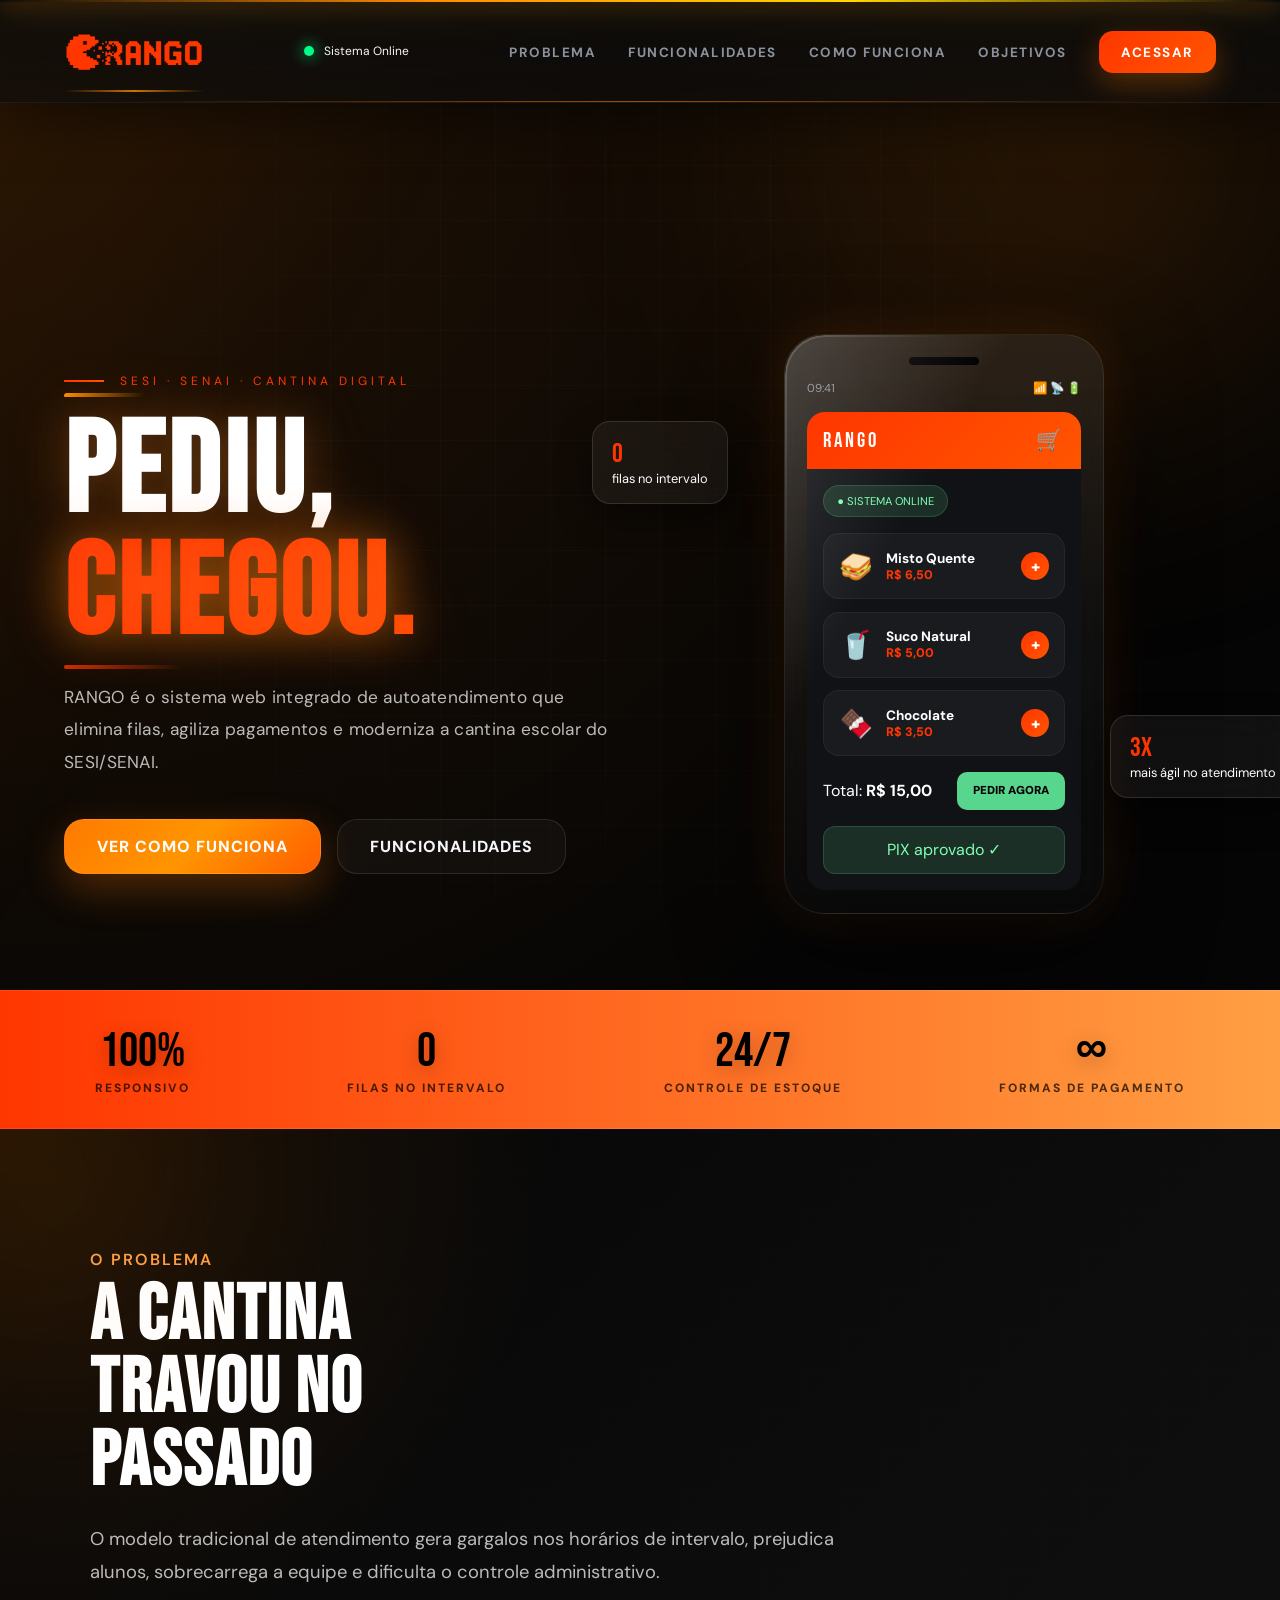
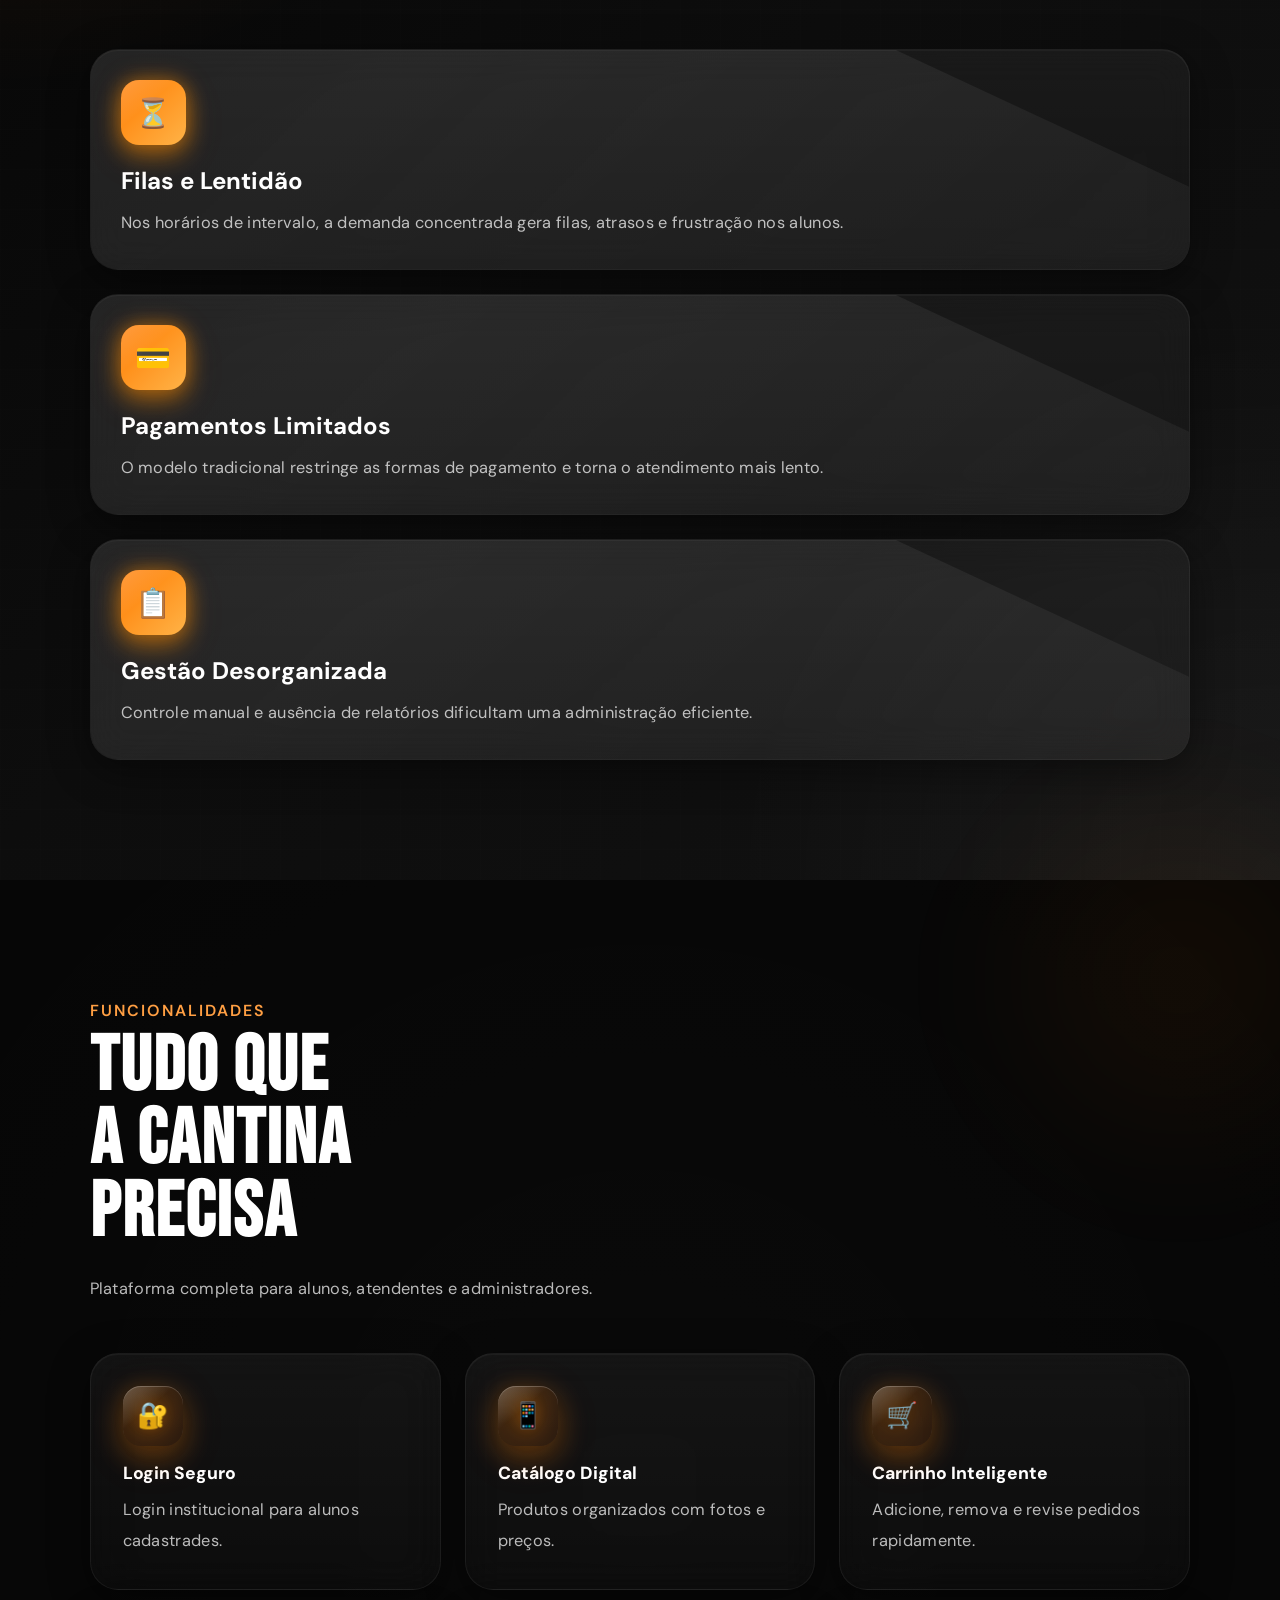
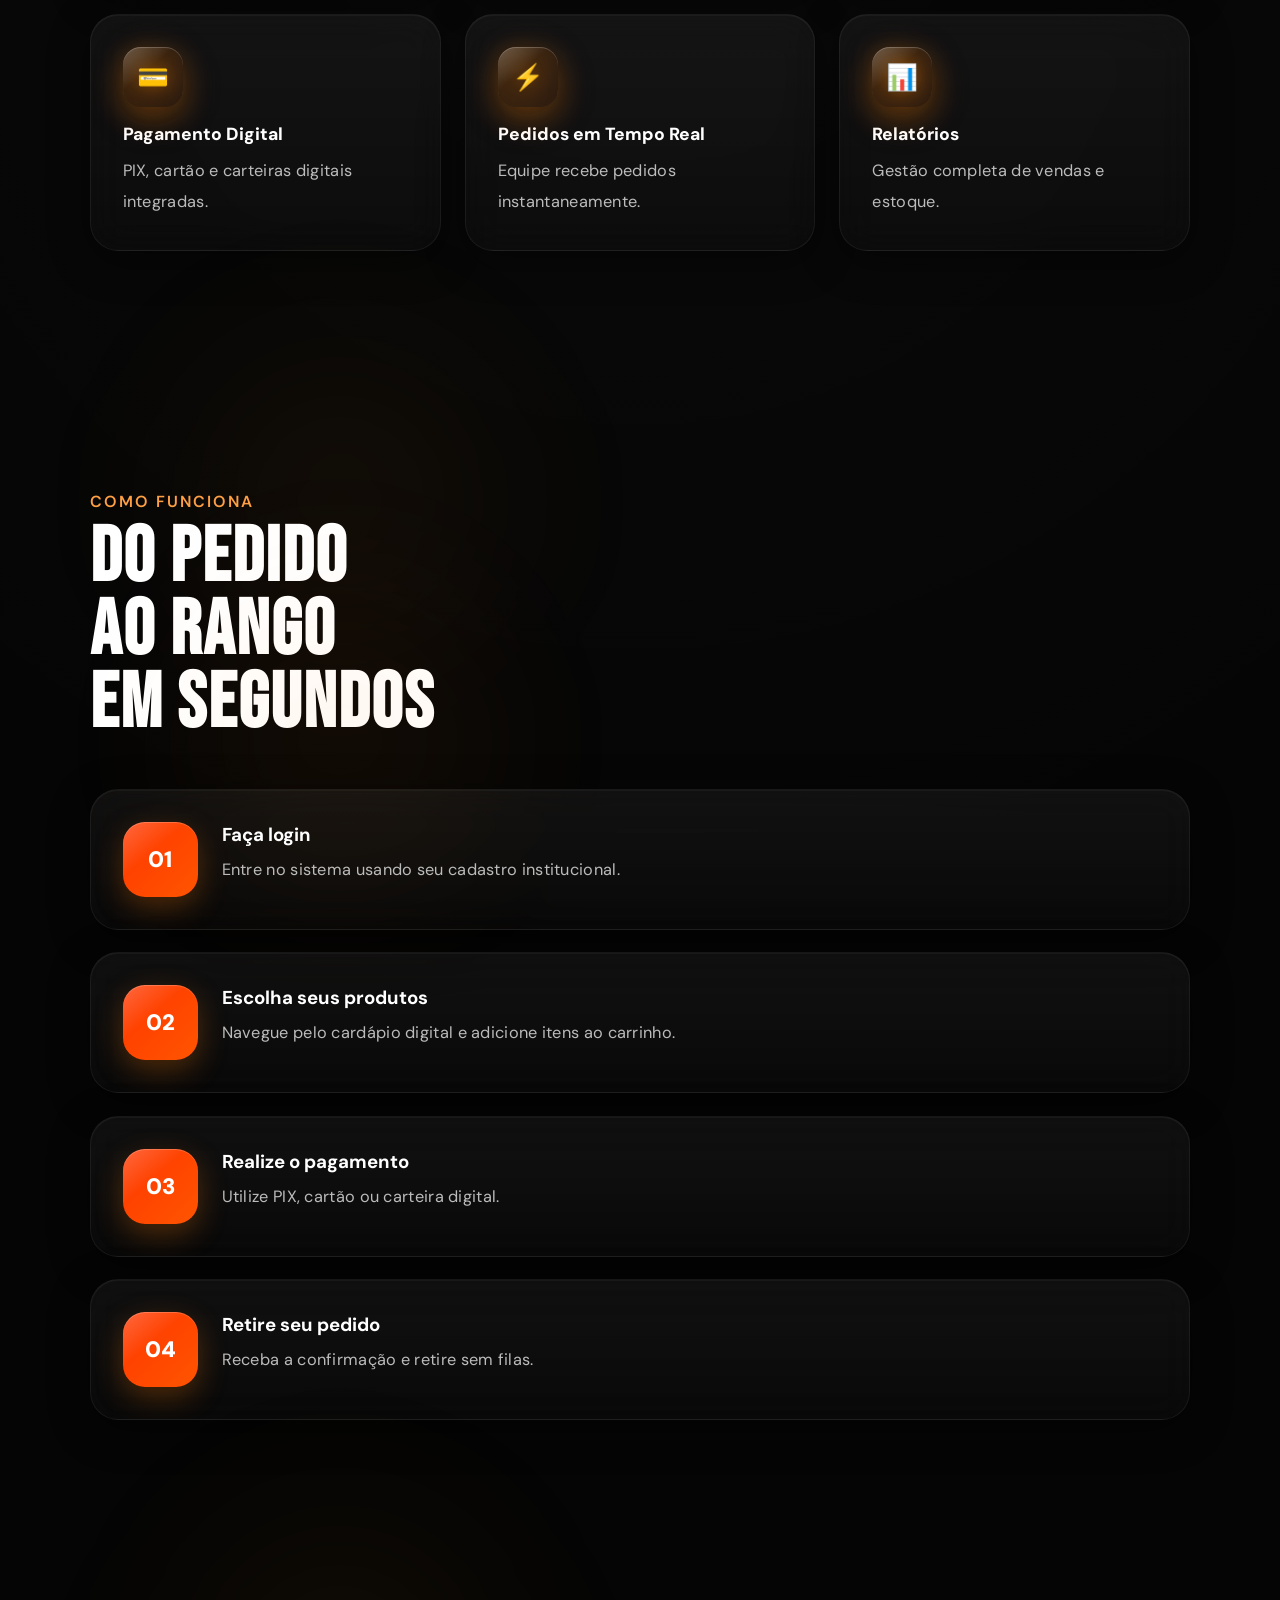
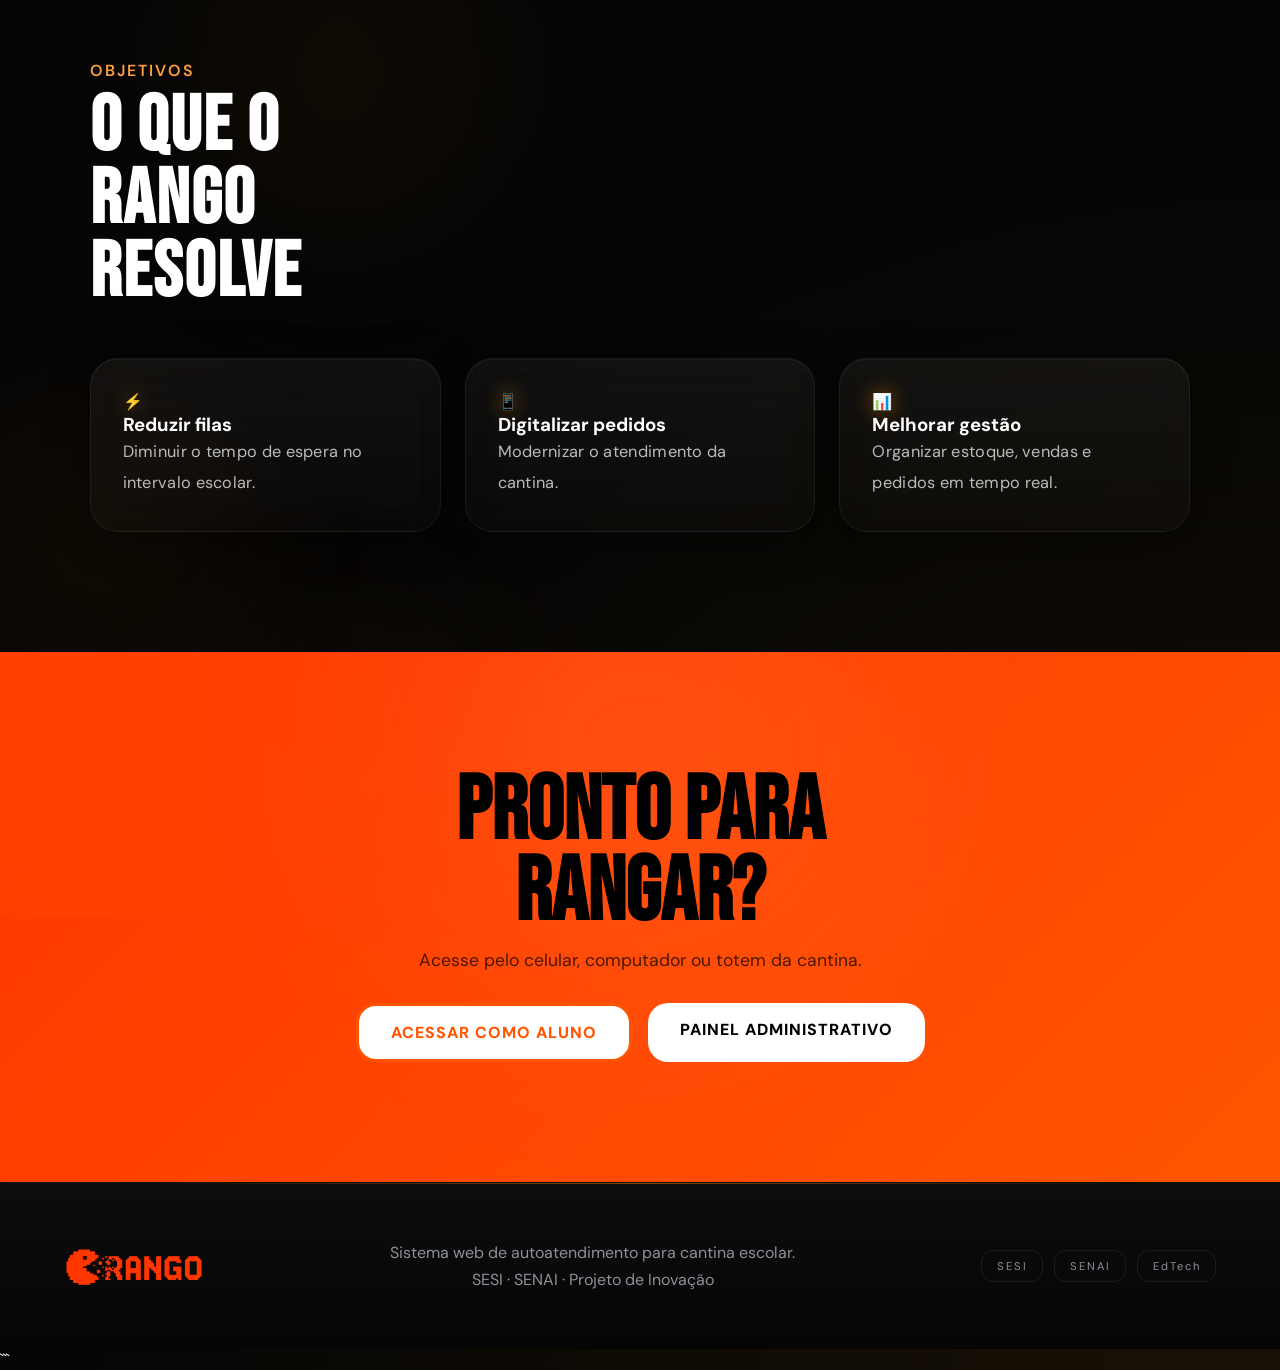
<file: public/index.html>
<!DOCTYPE html>
<html lang="pt-BR">
<head>
  <meta charset="UTF-8">
  <meta name="viewport" content="width=device-width, initial-scale=1.0">

  <title>RANGO — Cantina Digital SESI/SENAI</title>

  <!-- Preconnect para reduzir latência de DNS nas fontes -->
  <link rel="preconnect" href="https://fonts.googleapis.com">
  <link rel="preconnect" href="https://fonts.gstatic.com" crossorigin>
  <!-- display=swap: página renderiza imediatamente, fontes carregam depois -->
  <link href="https://fonts.googleapis.com/css2?family=Bebas+Neue&family=Syne:wght@700;800&family=DM+Sans:wght@400;500&display=swap" rel="stylesheet" media="print" onload="this.media='all'">
  <noscript><link href="https://fonts.googleapis.com/css2?family=Bebas+Neue&family=Syne:wght@700;800&family=DM+Sans:wght@400;500&display=swap" rel="stylesheet"></noscript>

<link rel="icon" href="assets/img/rangofav.png" type="image/png">
  <link rel="stylesheet" href="assets/css/style.css">

  <style>
  /* ── INDEX RESPONSIVO ── */

  /* Previne scroll horizontal sem quebrar layout */
  html { overflow-x: hidden; }
  body { overflow-x: hidden; max-width: 100vw; }

  /* Mobile (≤768px) */
  @media (max-width: 768px) {
    nav { padding: 14px 20px !important; }
    nav ul { display: none !important; }

    .hero { padding: 100px 24px 60px !important; }
    .hero-left { text-align: center; }
    .hero h1 { font-size: clamp(2.6rem, 10vw, 4rem) !important; line-height: 1.08 !important; }
    .hero-eyebrow { font-size: .65rem !important; }
    .hero-description, .hero p { font-size: 1rem !important; line-height: 1.65 !important; }
    .hero-actions, .hero-btns { flex-direction: column !important; align-items: center !important; gap: 12px !important; }
    .hero-actions a, .hero-btns a { width: 100% !important; max-width: 300px !important; text-align: center !important; }
    .hero-right, .hero-img, .hero-visual, .hero-mockup { display: none !important; }

    /* Desativa apenas os elementos decorativos pesados */
    .hero-particles, .hero-grid-lines, .hero-bg-circle, .hero-gradient-orb { display: none !important; }

    .section, section { padding: 60px 24px !important; }
    .section-title { font-size: clamp(1.9rem, 7vw, 2.6rem) !important; }
    .section-subtitle, .section-sub { font-size: .95rem !important; }

    .features-grid, .steps-grid, .stats-grid { grid-template-columns: 1fr !important; gap: 14px !important; }
    .cards-grid { grid-template-columns: 1fr !important; gap: 14px !important; }
    .feature-card, .step-card, .stat-card { padding: 20px 16px !important; }

    footer { padding: 48px 24px 32px !important; }
    .footer-columns, .footer-grid { grid-template-columns: 1fr !important; gap: 24px !important; text-align: center; }
  }

  /* Tablet (769–1024px) */
  @media (min-width: 769px) and (max-width: 1024px) {
    .hero h1 { font-size: clamp(3rem, 5.5vw, 4.5rem) !important; }
    .features-grid, .cards-grid { grid-template-columns: repeat(2, 1fr) !important; }
    .section { padding: 80px 40px !important; }
  }
  </style>
</head>

<body>

<!-- NAV -->
<nav>

  <div class="logo">
    <img src="assets/img/rangologo.png" alt="" width="90">
  </div>
 <!-- <div class="logo">
    RAN<span>GO</span>
  </div> -->

  <div class="online-indicator">
    <span class="pulse-dot"></span>
    Sistema Online
  </div>

  <ul>
    <li><a href="#problema">Problema</a></li>
    <li><a href="#funcionalidades">Funcionalidades</a></li>
    <li><a href="#como-funciona">Como Funciona</a></li>
    <li><a href="#objetivos">Objetivos</a></li>
    <li><a href="rango-login.html" class="nav-cta">Acessar</a></li>
  </ul>

</nav>

<!-- HERO -->
<section class="hero">

  <div class="hero-bg-circle"></div>

  <div class="hero-grid-lines"></div>

  <div class="hero-particles"></div>

  <div class="hero-gradient-orb"></div>

  <div class="hero-left">

    <div class="hero-eyebrow">
      SESI · SENAI · Cantina Digital
    </div>

    <h1>
      PEDIU,
      <span class="accent">CHEGOU.</span>
    </h1>

    <p class="hero-desc">
      RANGO é o sistema web integrado de autoatendimento que elimina filas,
      agiliza pagamentos e moderniza a cantina escolar do SESI/SENAI.
    </p>

    <div class="hero-actions">
      <a href="#como-funciona" class="btn-primary">
        Ver como funciona
      </a>

      <a href="#funcionalidades" class="btn-outline">
        Funcionalidades
      </a>
    </div>

  </div>

  <div class="hero-right">

    <div class="badge-float b1">
      <span class="badge-num">0</span>
      filas no intervalo
    </div>

    <div class="phone-mockup">

      <div class="phone-notch"></div>

      <div class="phone-status-bar">
        <span>09:41</span>

        <div class="status-icons">
          <span>📶</span>
          <span>📡</span>
          <span>🔋</span>
        </div>
      </div>

      <div class="phone-screen-header">
        <span>RANGO</span>
        <span class="cart-icon">🛒</span>
      </div>

      <div class="phone-body">

        <div class="live-tag">
          ● SISTEMA ONLINE
        </div>

        <div class="product-card-mini">

          <span class="product-emoji">🥪</span>

          <div class="product-info-mini">
            <div class="product-name-mini">
              Misto Quente
            </div>

            <div class="product-price-mini">
              R$ 6,50
            </div>
          </div>

          <div class="product-add-mini">+</div>

        </div>

        <div class="product-card-mini">

          <span class="product-emoji">🥤</span>

          <div class="product-info-mini">
            <div class="product-name-mini">
              Suco Natural
            </div>

            <div class="product-price-mini">
              R$ 5,00
            </div>
          </div>

          <div class="product-add-mini">+</div>

        </div>

        <div class="product-card-mini">

          <span class="product-emoji">🍫</span>

          <div class="product-info-mini">
            <div class="product-name-mini">
              Chocolate
            </div>

            <div class="product-price-mini">
              R$ 3,50
            </div>
          </div>

          <div class="product-add-mini">+</div>

        </div>

        <div class="phone-footer">

          <div class="phone-footer-total">
            Total:
            <strong>R$ 15,00</strong>
          </div>

          <div class="phone-order-btn">
            PEDIR AGORA
          </div>

        </div>

        <div class="payment-toast">
          PIX aprovado ✓
        </div>

      </div>
    </div>

    <div class="badge-float b2">
      <span class="badge-num">3x</span>
      mais ágil no atendimento
    </div>

  </div>

</section>

  </section>

  <!-- STATS -->
  <div class="stats-band">

    <div class="stat-item">
      <div class="stat-num">100%</div>
      <div class="stat-label">Responsivo</div>
    </div>

    <div class="stat-divider"></div>

    <div class="stat-item">
      <div class="stat-num">0</div>
      <div class="stat-label">Filas no intervalo</div>
    </div>

    <div class="stat-divider"></div>

    <div class="stat-item">
      <div class="stat-num">24/7</div>
      <div class="stat-label">Controle de estoque</div>
    </div>

    <div class="stat-divider"></div>

    <div class="stat-item">
      <div class="stat-num">∞</div>
      <div class="stat-label">Formas de pagamento</div>
    </div>

  </div>

<section id="problema" class="problema">

    <div class="problema-topo">
        <span>O Problema</span>

        <h2>
            A CANTINA<br />
            TRAVOU NO<br />
            PASSADO
        </h2>

        <p>
            O modelo tradicional de atendimento gera gargalos nos horários de intervalo,
            prejudica alunos, sobrecarrega a equipe e dificulta o controle administrativo.
        </p>
    </div>

    <div class="problema-cards">

        <div class="card-problema">
            <div class="icone">⏳</div>

            <h3>Filas e Lentidão</h3>

            <p>
                Nos horários de intervalo, a demanda concentrada gera filas,
                atrasos e frustração nos alunos.
            </p>
        </div>

        <div class="card-problema">
            <div class="icone">💳</div>

            <h3>Pagamentos Limitados</h3>

            <p>
                O modelo tradicional restringe as formas de pagamento
                e torna o atendimento mais lento.
            </p>
        </div>

        <div class="card-problema">
            <div class="icone">📋</div>

            <h3>Gestão Desorganizada</h3>

            <p>
                Controle manual e ausência de relatórios dificultam
                uma administração eficiente.
            </p>
        </div>

    </div>

</section>

  <!-- FUNCIONALIDADES -->
  <section id="funcionalidades" class="features-section">

    <div class="features-header" data-reveal>


      <div class="problema-topo">
 <span>Funcionalidades</span>
      <h2>
        TUDO QUE<br />
        A CANTINA<br />
        PRECISA
      </h2>
      </div>


      <p class="section-sub">
        Plataforma completa para alunos,
        atendentes e administradores.
      </p>

    </div>

    <div class="features-grid">

      <div class="feature-card" data-reveal>
        <div class="feature-icon">🔐</div>
        <div class="feature-title">Login Seguro</div>
        <div class="feature-desc">
          Login institucional para alunos cadastrades.
        </div>
      </div>

      <div class="feature-card" data-reveal>
        <div class="feature-icon">📱</div>
        <div class="feature-title">Catálogo Digital</div>
        <div class="feature-desc">
          Produtos organizados com fotos e preços.
        </div>
      </div>

      <div class="feature-card" data-reveal>
        <div class="feature-icon">🛒</div>
        <div class="feature-title">Carrinho Inteligente</div>
        <div class="feature-desc">
          Adicione, remova e revise pedidos rapidamente.
        </div>
      </div>

      <div class="feature-card" data-reveal>
        <div class="feature-icon">💳</div>
        <div class="feature-title">Pagamento Digital</div>
        <div class="feature-desc">
          PIX, cartão e carteiras digitais integradas.
        </div>
      </div>

      <div class="feature-card" data-reveal>
        <div class="feature-icon">⚡</div>
        <div class="feature-title">Pedidos em Tempo Real</div>
        <div class="feature-desc">
          Equipe recebe pedidos instantaneamente.
        </div>
      </div>

      <div class="feature-card" data-reveal>
        <div class="feature-icon">📊</div>
        <div class="feature-title">Relatórios</div>
        <div class="feature-desc">
          Gestão completa de vendas e estoque.
        </div>
      </div>

    </div>

  </section>

  <!-- COMO FUNCIONA -->
<section id="como-funciona" class="how-section">

  <div class="how-container">

    <!--<div class="section-eyebrow">
      Como Funciona
    </div>-->

   <!-- <h2 class="section-title">
      DO PEDIDO<br />
      AO RANGO<br />
      EM SEGUNDOS
    </h2>-->
      <div class="problema-topo">
 <span>Como Funciona</span>
      <h2>
      DO PEDIDO<br />
      AO RANGO<br />
      EM SEGUNDOS
      </h2>
      </div>
    <div class="how-steps">

      <div class="how-step">
        <div class="step-number">01</div>

        <div>
          <h3>Faça login</h3>

          <p>
            Entre no sistema usando seu cadastro institucional.
          </p>
        </div>
      </div>

      <div class="how-step">
        <div class="step-number">02</div>

        <div>
          <h3>Escolha seus produtos</h3>

          <p>
            Navegue pelo cardápio digital e adicione itens ao carrinho.
          </p>
        </div>
      </div>

      <div class="how-step">
        <div class="step-number">03</div>

        <div>
          <h3>Realize o pagamento</h3>

          <p>
            Utilize PIX, cartão ou carteira digital.
          </p>
        </div>
      </div>

      <div class="how-step">
        <div class="step-number">04</div>

        <div>
          <h3>Retire seu pedido</h3>

          <p>
            Receba a confirmação e retire sem filas.
          </p>
        </div>
      </div>

    </div>

  </div>

</section>

<!-- OBJETIVOS -->
<section id="objetivos" class="objectives-section">

  <div class="objectives-container">

  <!--  <div class="section-eyebrow">
      Objetivos
    </div>

    <h2 class="section-title">
      O QUE O<br />
      RANGO<br />
      RESOLVE
    </h2>-->
      <div class="problema-topo">
 <span>Objetivos</span>
      <h2>
      O QUE O<br />
      RANGO<br />
      RESOLVE
      </h2>
      </div>
    <div class="objectives-grid">

      <div class="objective-card">
        <span>⚡</span>
        <h3>Reduzir filas</h3>

        <p>
          Diminuir o tempo de espera no intervalo escolar.
        </p>
      </div>

      <div class="objective-card">
        <span>📱</span>
        <h3>Digitalizar pedidos</h3>

        <p>
          Modernizar o atendimento da cantina.
        </p>
      </div>

      <div class="objective-card">
        <span>📊</span>
        <h3>Melhorar gestão</h3>

        <p>
          Organizar estoque, vendas e pedidos em tempo real.
        </p>
      </div>

    </div>

  </div>

</section>

  <!-- CTA -->
  <section id="contato" class="cta-section">

    <h2 class="cta-title">
      PRONTO PARA<br />
      RANGAR?
    </h2>

    <p class="cta-sub">
      Acesse pelo celular, computador
      ou totem da cantina.
    </p>

    <div class="cta-buttons">

      <a href="rango-login.html" class="btn-dark" style="background:#ffffff;color:#ff5500;border:3px solid #ff5500;font-weight:800">
        Acessar como Aluno
      </a>

      <a href="rango-login.html" class="btn-white" onclick="setTimeout(()=>document.getElementById('role-admin')?.click(),300)">
        Painel Administrativo
      </a>

    </div>

  </section>

  <!-- FOOTER -->
  <footer>

    <div class="footer-logo">


        <img src="assets/img/rangologo.png" alt="" width="90">

    </div>

    <div class="footer-text">
      Sistema web de autoatendimento
      para cantina escolar.<br />
      SESI · SENAI · Projeto de Inovação
    </div>

    <div class="footer-tags">
      <span class="footer-tag">SESI</span>
      <span class="footer-tag">SENAI</span>
      <span class="footer-tag">EdTech</span>
    </div>

  </footer>

  <!-- JS -->
  <script src="assets/js/index-script.js" defer></script>

</body>

</html>
```
</file>
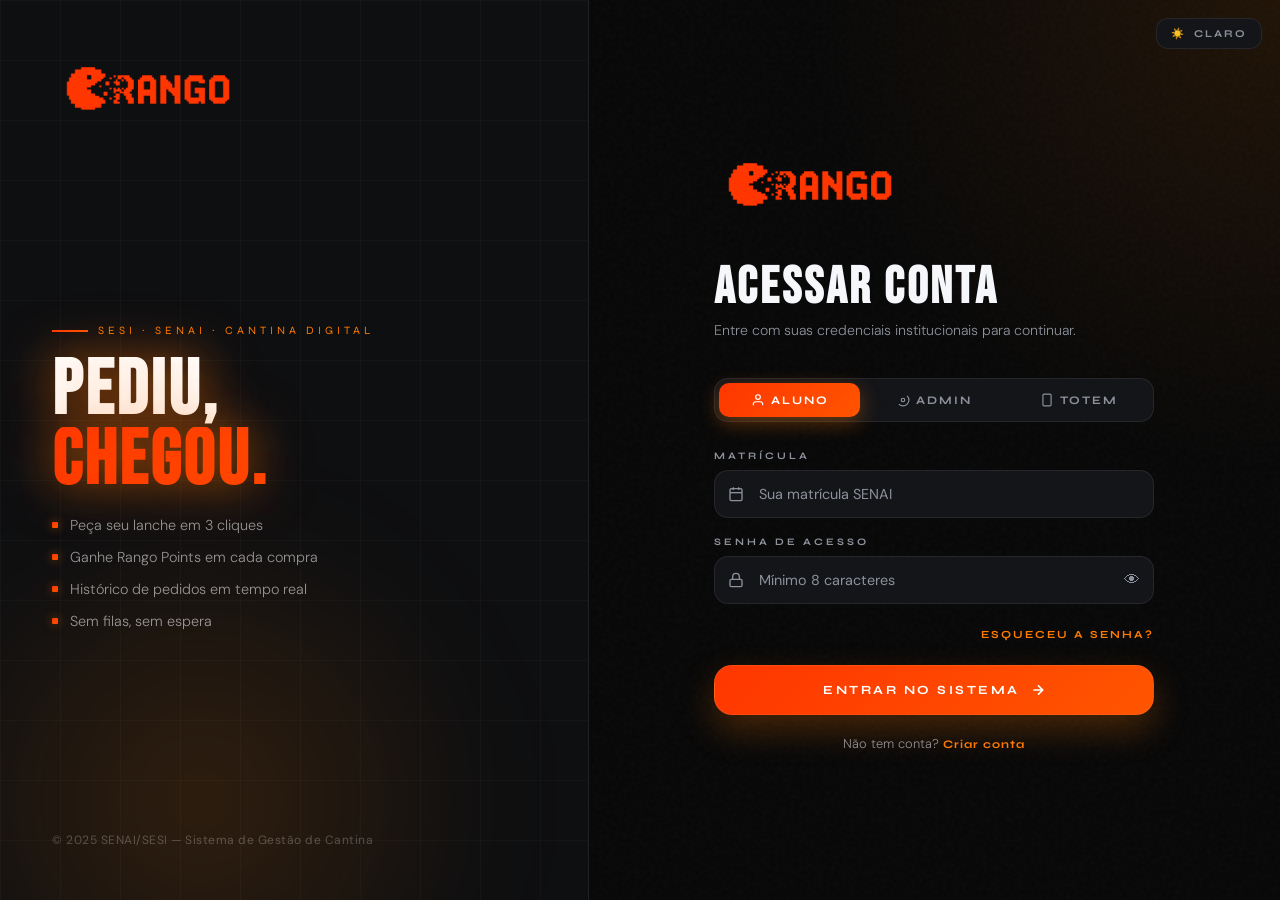
<file: public/rango-app-aluno.html>
<!DOCTYPE html>
<html lang="pt-BR">
<head>
<meta charset="UTF-8">
<meta name="viewport" content="width=device-width, initial-scale=1.0">
<title>RANGO — App Aluno</title>
<link href="https://fonts.googleapis.com/css2?family=Bebas+Neue&family=Syne:wght@400;600;700;800&family=DM+Sans:wght@300;400;500;600&display=swap" rel="stylesheet">
<link rel="icon" href="assets/img/rangofav.png" type="image/png">
<style>
  :root {
    --bg:        #070707;
    --bg2:       #0e0f11;
    --surface:   #141519;
    --surface2:  #1b1d22;
    --surface3:  #23252b;
    --orange:    #ff3600;
    --orange2:   #ff5500;
    --yellow:    #ffd54a;
    --white:     #f5f7fa;
    --muted:     #8c919b;
    --green:     #58d68d;
    --red:       #ff4d4d;
    --glass:     rgba(255,255,255,.05);
    --border:    rgba(255,255,255,.08);
    --gradient:  linear-gradient(135deg,#ff3600,#ff5500);
    --shadow:    0 10px 40px rgba(0,0,0,.55);
    --radius:    18px;
  }

  *,*::before,*::after { box-sizing:border-box; margin:0; padding:0; }

  /* smooth theme transitions */
  .app-nav, .product-card, .order-card, .stat-card, .reward-card,
  .history-item, .how-earn-card, .combo-section, .settings-nav,
  .settings-panel, .cart-sidebar, .cart-float, .modal-box,
  .order-success-box, .toast, .mobile-nav, .cat-chip, .search-bar,
  .combo-slot, .orders-tabs, .order-tab, .nav-wallet, .qty-btn,
  .close-btn, .points-next-level, .theme-toggle-row, .theme-card,
  .amount-opt, .btn-ghost, .input-wrap input, .settings-field input {
    transition: background .3s ease, border-color .3s ease,
                color .3s ease, box-shadow .3s ease;
  }

  html { scroll-behavior:smooth; }

  body {
    font-family:'DM Sans',sans-serif;
    background:
      radial-gradient(circle at top right, rgba(255,122,0,.1), transparent 30%),
      radial-gradient(circle at bottom left, rgba(255,85,0,.07), transparent 30%),
      var(--bg);
    color:var(--white);
    min-height:100vh;
    overflow-x:hidden;
    transition: background .35s ease, color .35s ease;
  }

  /* noise overlay */
  body::before {
    content:'';
    position:fixed; inset:0;
    background-image:url("data:image/svg+xml,%3Csvg viewBox='0 0 300 300' xmlns='http://www.w3.org/2000/svg'%3E%3Cfilter id='n'%3E%3CfeTurbulence type='fractalNoise' baseFrequency='0.75' numOctaves='4' stitchTiles='stitch'/%3E%3C/filter%3E%3Crect width='100%25' height='100%25' opacity='0.03' filter='url(%23n)'/%3E%3C/svg%3E");
    pointer-events:none;
    z-index:9999;
  }

  ::-webkit-scrollbar { width:8px; }
  ::-webkit-scrollbar-track { background:#090909; }
  ::-webkit-scrollbar-thumb { background:var(--gradient); border-radius:20px; }

  /* ─── PAGES ─── */
  .page { display:none; min-height:100vh; }
  .page.active { display:flex; }

  /* ════════════════════════════════
     APP SHELL
  ════════════════════════════════ */
  #page-app { flex-direction:column; background:var(--bg); }

  /* ── NAV ── */
  .app-nav {
    position:fixed;
    top:0; left:0; right:0;
    height:58px;
    background:rgba(7,7,7,.8);
    backdrop-filter:blur(16px);
    display:flex;
    align-items:center;
    padding:0 24px;
    gap:4px;
    border-bottom:1px solid var(--border);
    z-index:100;
  }

  .nav-logo {
    display:flex;
    align-items:center;
    gap:10px;
    font-family:'Bebas Neue',sans-serif;
    font-size:1.9rem;
    letter-spacing:4px;
    color:var(--orange);
    text-shadow:0 0 20px rgba(255,122,0,.4);
    margin-right:30px;
    flex-shrink:0;
        width: 100px;
    height: 50px;

  }
.nav-logo img{
width: 100%;
}
  .nav-logo .logo-icon { width:32px; height:32px; font-size:.85rem; border-radius:8px; }

  .nav-tabs { display:flex; gap:2px; flex:1; }
  .nav-tab {
    display:flex; align-items:center; gap:7px;
    padding:7px 14px;
    border:none;
    background:transparent;
    font-family:'Syne',sans-serif;
    font-weight:700;
    font-size:.68rem;
    letter-spacing:2px;
    text-transform:uppercase;
    color:var(--muted);
    cursor:pointer;
    transition:all .25s;
    border-radius:10px;
    white-space:nowrap;
  }
  .nav-tab:hover { background:var(--surface); color:var(--white); }
  .nav-tab.active {
    background:var(--gradient);
    color:#fff;
    box-shadow:0 6px 20px rgba(255,122,0,.3);
  }

  .nav-right { display:flex; align-items:center; gap:10px; margin-left:auto; }
  .nav-wallet {
    display:flex; align-items:center; gap:7px;
    border:1px solid var(--border);
    border-radius:12px;
    padding:7px 14px;
    cursor:pointer;
    transition:all .25s;
    background:var(--glass);
  }
  .nav-wallet:hover { border-color:var(--orange); background:rgba(255,122,0,.08); }
  .nav-wallet span {
    font-family:'Syne',sans-serif;
    font-weight:700;
    font-size:.72rem;
    letter-spacing:1.5px;
    text-transform:uppercase;
    color:var(--orange);
  }

  .avatar-btn {
    width:34px; height:34px;
    border-radius:10px;
    background:var(--gradient);
    color:#fff;
    border:none;
    cursor:pointer;
    font-family:'Syne',sans-serif;
    font-weight:800;
    font-size:.72rem;
    letter-spacing:1px;
    display:flex; align-items:center; justify-content:center;
    box-shadow:0 4px 14px rgba(255,122,0,.35);
  }

  .app-content { margin-top:58px; padding:28px 28px 100px; min-height:calc(100vh - 58px); }

  .screen { display:none; }
  .screen.active { display:block; }

  /* Garante conteúdo não fica atrás da nav no mobile */
  @media (max-width: 768px) {
    .app-content { padding-bottom: calc(60px + max(env(safe-area-inset-bottom, 0px), 10px) + 8px) !important; }
    .screen.active { padding-bottom: 0; }
    /* Cart-float fica acima do conteúdo mas abaixo da nav */
    .cart-float { bottom: 72px; z-index:200; }
    /* Nenhum overlay deve cobrir a nav */
    .cart-overlay { z-index:8000; }
    .cart-sidebar { z-index:8500; }
    .modal-box { z-index:8500; }
    .order-success-overlay { z-index:8500; }
    .payment-select-modal { z-index:8500; }
  }

  /* ════════════════════════════════
     SCREEN HEADER PATTERN
  ════════════════════════════════ */
  .screen-eyebrow {
    font-family:'Syne',sans-serif;
    font-size:.65rem;
    letter-spacing:4px;
    text-transform:uppercase;
    color:var(--orange);
    margin-bottom:4px;
    display:flex; align-items:center; gap:10px;
  }
  .screen-eyebrow::before { content:''; width:28px; height:2px; background:var(--gradient); display:block; }

  /* ════════════════════════════════
     ESTABLISHMENT SCREEN
  ════════════════════════════════ */
  .estab-header { display:flex; align-items:flex-start; justify-content:space-between; margin-bottom:24px; }

  .search-bar {
    display:flex; align-items:center; gap:10px;
    background:var(--surface);
    border:1px solid var(--border);
    border-radius:14px;
    padding:10px 16px;
    width:300px;
    transition:all .25s;
  }
  .search-bar:focus-within { border-color:var(--orange); box-shadow:0 0 0 3px rgba(255,122,0,.1); }
  .search-bar input {
    border:none; outline:none;
    font-family:'DM Sans',sans-serif;
    font-size:.88rem;
    background:transparent;
    flex:1;
    color:var(--white);
  }
  .search-bar input::placeholder { color:var(--muted); }
  .search-bar svg { color:var(--muted); flex-shrink:0; }

  .categories-scroll {
    display:flex; gap:6px;
    overflow-x:auto;
    padding-bottom:8px;
    margin-bottom:24px;
    scrollbar-width:none;
  }
  .categories-scroll::-webkit-scrollbar { display:none; }

  .cat-chip {
    display:flex; align-items:center; gap:6px;
    padding:8px 16px;
    border-radius:10px;
    border:1px solid var(--border);
    background:var(--glass);
    font-family:'Syne',sans-serif;
    font-weight:700;
    font-size:.65rem;
    letter-spacing:2px;
    text-transform:uppercase;
    cursor:pointer;
    white-space:nowrap;
    transition:all .25s;
    color:var(--muted);
  }
  .cat-chip:hover { border-color:rgba(255,122,0,.4); color:var(--orange); background:rgba(255,122,0,.08); }
  .cat-chip.active { background:var(--gradient); border-color:transparent; color:#fff; box-shadow:0 6px 18px rgba(255,122,0,.3); }

  .products-grid {
    display:grid;
    grid-template-columns:repeat(auto-fill, minmax(220px,1fr));
    gap:14px;
    margin-bottom:32px;
  }

  .product-card {
    background:linear-gradient(180deg, rgba(255,255,255,.05), rgba(255,255,255,.02));
    border-radius:20px;
    overflow:hidden;
    border:1px solid var(--border);
    cursor:pointer;
    transition:all .35s;
    position:relative;
    backdrop-filter:blur(12px);
    box-shadow:0 8px 32px rgba(0,0,0,.4);
  }
  .product-card::after {
    content:'';
    position:absolute; inset:0;
    background:radial-gradient(circle at top left, rgba(255,255,255,.07), transparent 40%);
    opacity:0;
    transition:.35s;
    border-radius:20px;
  }
  .product-card:hover { border-color:rgba(255,122,0,.35); transform:translateY(-10px) scale(1.01); box-shadow:0 25px 70px rgba(0,0,0,.6), 0 0 30px rgba(255,122,0,.1); }
  .product-card:hover::after { opacity:1; }

  .product-img {
    width:100%;
    aspect-ratio:16/9;
    display:flex; align-items:center; justify-content:center;
    font-size:3rem;
    background:var(--surface2);
  }
  .product-info { padding:14px; }
  .product-name { font-family:'Syne',sans-serif; font-weight:700; font-size:.92rem; letter-spacing:.3px; margin-bottom:4px; color:var(--white); }
  .product-desc { font-size:.78rem; color:var(--muted); margin-bottom:12px; line-height:1.5; font-weight:300; }
  .product-footer { display:flex; align-items:center; justify-content:space-between; }
  .product-price {
    font-family:'Bebas Neue',sans-serif;
    font-size:1.6rem;
    letter-spacing:1px;
    background:var(--gradient);
    -webkit-background-clip:text;
    -webkit-text-fill-color:transparent;
    filter:drop-shadow(0 0 8px rgba(255,122,0,.4));
  }
  .add-btn {
    padding:7px 14px;
    border-radius:10px;
    background:var(--gradient);
    border:none;
    color:#fff;
    font-family:'Syne',sans-serif;
    font-weight:700;
    font-size:.65rem;
    letter-spacing:2px;
    text-transform:uppercase;
    cursor:pointer;
    transition:all .25s;
    box-shadow:0 4px 14px rgba(255,122,0,.3);
    position:relative; overflow:hidden;
  }
  .add-btn::before {
    content:''; position:absolute; top:0; left:-100%; width:60%; height:100%;
    background:linear-gradient(90deg, transparent, rgba(255,255,255,.3), transparent);
    transform:skewX(-25deg); transition:.6s;
  }
  .add-btn:hover::before { left:140%; }
  .add-btn:hover { transform:translateY(-2px); box-shadow:0 8px 22px rgba(255,122,0,.5); }

  .out-badge {
    position:absolute;
    top:8px; left:8px;
    background:var(--red);
    color:#fff;
    font-family:'Syne',sans-serif;
    font-size:.58rem; font-weight:700;
    letter-spacing:2px; text-transform:uppercase;
    padding:3px 8px; border-radius:6px;
  }

  /* CART FLOAT */
  .cart-float {
    position:fixed;
    bottom:24px; left:50%;
    transform:translateX(-50%);
    background:rgba(14,15,17,.95);
    backdrop-filter:blur(20px);
    border:1px solid var(--border);
    color:var(--white);
    border-radius:var(--radius);
    padding:14px 28px;
    display:flex; align-items:center; gap:14px;
    box-shadow:var(--shadow), 0 0 30px rgba(255,122,0,.15);
    cursor:pointer;
    transition:all .25s;
    z-index:50;
    min-width:280px;
    justify-content:space-between;
    border:none; font-family:'DM Sans',sans-serif;
    opacity:0; pointer-events:none;
    border:1px solid rgba(255,255,255,.06);
  }
  .cart-float.show { opacity:1; pointer-events:auto; animation:slideUp .3s ease; }
  @keyframes slideUp {
    from { transform:translateX(-50%) translateY(20px); opacity:0; }
    to { transform:translateX(-50%) translateY(0); opacity:1; }
  }
  .cart-float:hover { border-color:rgba(255,122,0,.35); box-shadow:var(--shadow), 0 0 40px rgba(255,122,0,.2); }
  .cart-badge {
    background:var(--gradient);
    color:#fff;
    width:26px; height:26px;
    border-radius:8px;
    display:flex; align-items:center; justify-content:center;
    font-family:'Syne',sans-serif; font-weight:800; font-size:.72rem;
    box-shadow:0 4px 12px rgba(255,122,0,.4);
  }
  .cart-float-info { flex:1; text-align:center; }
  .cart-float-label { font-family:'Syne',sans-serif; font-size:.58rem; letter-spacing:2.5px; text-transform:uppercase; opacity:.5; }
  .cart-float-total { font-family:'Bebas Neue',sans-serif; font-size:1.4rem; letter-spacing:1.5px; color:var(--orange); }

  /* CART SIDEBAR */
  .cart-overlay {
    position:fixed; inset:0;
    background:rgba(0,0,0,.6);
    z-index:200; opacity:0; pointer-events:none;
    transition:opacity .3s;
    backdrop-filter:blur(8px);
  }
  .cart-overlay.open { opacity:1; pointer-events:auto; }

  .cart-sidebar {
    position:fixed; top:0; right:0;
    width:400px; height:100vh;
    background:var(--bg2);
    z-index:201;
    transform:translateX(100%);
    transition:transform .3s ease;
    display:flex; flex-direction:column;
    border-left:1px solid var(--border);
  }
  .cart-sidebar.open { transform:translateX(0); }

  .cart-head {
    padding:22px 24px;
    border-bottom:1px solid var(--border);
    display:flex; align-items:center; justify-content:space-between;
  }
  .cart-head-eyebrow {
    font-family:'Syne',sans-serif;
    font-size:.58rem; letter-spacing:3px; text-transform:uppercase;
    color:var(--orange); margin-bottom:2px;
    display:flex; align-items:center; gap:8px;
  }
  .cart-head-eyebrow::before { content:''; width:14px; height:1.5px; background:var(--gradient); display:block; }
  .cart-head h3 {
    font-family:'Bebas Neue',sans-serif;
    font-weight:400; font-size:2rem; letter-spacing:4px;
    background:var(--gradient);
    -webkit-background-clip:text;
    -webkit-text-fill-color:transparent;
  }
  .close-btn {
    width:34px; height:34px;
    border-radius:10px;
    border:1px solid var(--border);
    background:var(--glass);
    cursor:pointer;
    display:flex; align-items:center; justify-content:center;
    font-size:1rem; transition:all .2s; color:var(--muted);
  }
  .close-btn:hover { border-color:rgba(255,122,0,.4); color:var(--orange); background:rgba(255,122,0,.08); }

  .cart-items { flex:1; overflow-y:auto; padding:12px 20px; }
  .cart-items::-webkit-scrollbar { width:3px; }
  .cart-items::-webkit-scrollbar-thumb { background:var(--gradient); border-radius:4px; }

  .cart-item {
    display:flex; align-items:center; gap:12px;
    padding:12px 0;
    border-bottom:1px solid var(--border);
    transition:background .15s;
  }
  .cart-item-emoji {
    width:48px; height:48px;
    border-radius:12px;
    background:var(--surface2);
    display:flex; align-items:center; justify-content:center;
    font-size:1.5rem; flex-shrink:0;
    border:1px solid var(--border);
    border-radius:10px;
    overflow:hidden;
  }
  .cart-item-info { flex:1; }
  .cart-item-name { font-family:'Syne',sans-serif; font-weight:700; font-size:.85rem; color:var(--white); }
  .cart-item-price { font-family:'Bebas Neue',sans-serif; color:var(--orange); font-size:1.2rem; letter-spacing:1px; margin-top:2px; }

  .qty-control { display:flex; align-items:center; gap:7px; }
  .qty-btn {
    width:28px; height:28px;
    border-radius:8px;
    border:1px solid var(--border);
    background:var(--surface2);
    cursor:pointer;
    display:flex; align-items:center; justify-content:center;
    font-weight:700; font-size:.9rem;
    transition:all .2s; color:var(--muted);
  }
  .qty-btn:hover { background:var(--gradient); border-color:transparent; color:#fff; box-shadow:0 4px 12px rgba(255,122,0,.35); }
  .qty-num { font-family:'Syne',sans-serif; font-weight:800; font-size:.9rem; min-width:18px; text-align:center; color:var(--white); }

  .cart-footer { padding:18px 20px; border-top:1px solid var(--border); }
  .cart-summary { display:flex; flex-direction:column; gap:6px; margin-bottom:14px; }
  .cart-summary-row { display:flex; justify-content:space-between; font-size:.82rem; color:var(--muted); }
  .cart-summary-row.total {
    font-family:'Bebas Neue',sans-serif; font-weight:400;
    font-size:2rem; letter-spacing:1.5px;
    background:var(--gradient);
    -webkit-background-clip:text;
    -webkit-text-fill-color:transparent;
    border-top:1px solid var(--border);
    padding-top:10px; margin-top:4px;
  }

  .btn-orange {
    width:100%; padding:15px;
    background:var(--gradient);
    color:#fff; border:1px solid rgba(255,255,255,.08);
    border-radius:var(--radius);
    font-family:'Syne',sans-serif; font-weight:700;
    font-size:.75rem; letter-spacing:2.5px; text-transform:uppercase;
    cursor:pointer; transition:all .3s;
    display:flex; align-items:center; justify-content:center; gap:8px;
    box-shadow:0 10px 28px rgba(255,122,0,.25);
    position:relative; overflow:hidden;
  }
  .btn-orange::before {
    content:''; position:absolute; top:0; left:-120%; width:70%; height:100%;
    background:linear-gradient(90deg, transparent, rgba(255,255,255,.3), transparent);
    transform:skewX(-25deg); transition:.8s;
  }
  .btn-orange:hover::before { left:150%; }
  .btn-orange:hover { transform:translateY(-3px); box-shadow:0 18px 44px rgba(255,122,0,.4); }

  /* COMBO */
  .combo-section {
    background:linear-gradient(180deg, rgba(255,255,255,.04), rgba(255,255,255,.02));
    border-radius:20px;
    border:1px solid var(--border);
    padding:24px 26px;
    margin-bottom:28px;
    position:relative; overflow:hidden;
    backdrop-filter:blur(12px);
    box-shadow:0 8px 32px rgba(0,0,0,.35);
  }
  .combo-section::before {
    content:'';
    position:absolute; inset:0;
    background:radial-gradient(circle at top right, rgba(255,122,0,.06), transparent 50%);
    pointer-events:none;
  }
  .combo-section h3 {
    font-family:'Bebas Neue',sans-serif; font-weight:400;
    font-size:1.7rem; letter-spacing:3px;
    background:var(--gradient);
    -webkit-background-clip:text;
    -webkit-text-fill-color:transparent;
    margin-bottom:2px;
    display:flex; align-items:center; gap:10px;
    position:relative; z-index:1;
  }
  .combo-section p { color:var(--muted); font-size:.82rem; margin-bottom:18px; font-weight:300; position:relative; z-index:1; }
  .combo-picker { display:flex; gap:10px; flex-wrap:wrap; position:relative; z-index:1; }
  .combo-slot {
    flex:1; min-width:110px;
    border:1px dashed rgba(255,255,255,.12);
    border-radius:12px;
    padding:16px;
    text-align:center;
    cursor:pointer;
    transition:all .25s;
    font-size:.78rem;
    color:var(--muted);
    display:flex; flex-direction:column; align-items:center; gap:6px;
    background:rgba(255,255,255,.02);
  }
  .combo-slot.filled { border-style:solid; border-color:rgba(255,122,0,.4); color:var(--white); background:rgba(255,122,0,.05); }
  .combo-slot:hover { border-color:rgba(255,122,0,.35); color:var(--orange); background:rgba(255,122,0,.05); }
  .combo-slot-emoji { font-size:1.6rem; }
  .combo-slot-label { font-family:'Syne',sans-serif; font-weight:700; font-size:.68rem; letter-spacing:1.5px; text-transform:uppercase; }

  /* ════════════════════════════════
     RANGO POINTS SCREEN
  ════════════════════════════════ */
  .points-layout {
    display:grid;
    grid-template-columns:1fr 310px;
    gap:18px;
    margin-bottom:22px;
    align-items:start;
  }

  .points-hero {
    background:linear-gradient(180deg, rgba(255,255,255,.06), rgba(255,255,255,.02));
    border-radius:22px;
    padding:36px;
    position:relative; overflow:hidden;
    min-height:270px;
    display:flex; flex-direction:column; justify-content:space-between;
    border:1px solid var(--border);
    backdrop-filter:blur(12px);
    box-shadow:0 8px 48px rgba(0,0,0,.5), 0 0 60px rgba(255,122,0,.06);

  }
  .points-hero::before {
    content:''; position:absolute; inset:0;
    background-image:
      linear-gradient(rgba(255,255,255,.025) 1px, transparent 1px),
      linear-gradient(90deg, rgba(255,255,255,.025) 1px, transparent 1px);
    background-size:60px 60px;
    pointer-events:none;
  }
  .points-hero::after {
    content:'';
    position:absolute;
    width:500px; height:500px; border-radius:50%;
    background:radial-gradient(circle, rgba(255,122,0,.18) 0%, transparent 70%);
    right:-150px; bottom:-150px;
    pointer-events:none;
    filter:blur(60px);
  }

  .points-hero-top {
    display:flex; align-items:flex-start; justify-content:space-between;
    position:relative; z-index:1;
margin-top: 10px;
margin-bottom:20px;
  }

  .points-eyebrow {
    font-family:'Syne',sans-serif;
    font-size:.62rem; letter-spacing:4px; text-transform:uppercase;
    color:var(--orange); margin-bottom:6px;
    display:flex; align-items:center; gap:8px;
  }
  .points-eyebrow::before { content:''; width:18px; height:1.5px; background:var(--gradient); display:block; }

  .points-next-level {
    background:rgba(255,255,255,.05);
    border:1px solid rgba(255,255,255,.08);
    border-radius:14px;
    padding:14px 18px;
    min-width:200px;
    backdrop-filter:blur(8px);
  }
  .points-next-level-label {
    font-family:'Syne',sans-serif;
    font-size:.58rem; font-weight:700; letter-spacing:3px; text-transform:uppercase;
    color:rgba(255,255,255,.35); margin-bottom:8px;
  }
  .points-next-level-bar-wrap { display:flex; align-items:center; justify-content:space-between; margin-bottom:6px; }
  .points-next-level-name { font-family:'Syne',sans-serif; font-weight:700; font-size:.78rem; letter-spacing:1px; color:var(--white); }
  .points-next-level-pct { font-family:'Bebas Neue',sans-serif; font-size:1.1rem; letter-spacing:1px; color:var(--orange); }
  .points-progress-bar {
    width:100%; height:4px;
    background:rgba(255,255,255,.08);
    border-radius:2px; overflow:hidden; margin-bottom:6px;
  }
  .points-progress-fill {
    height:100%;
    background:var(--gradient);
    border-radius:2px;
    box-shadow:0 0 10px rgba(255,122,0,.5);
    transition:width .6s ease;
  }
  .points-next-level-hint { font-size:.68rem; color:rgba(255,255,255,.3); font-style:italic; }

  .points-center { position:relative; z-index:1; }
  .points-main-label { font-family:'Syne',sans-serif; font-size:.6rem; color:rgba(255,255,255,.35); text-transform:uppercase; letter-spacing:3px; font-weight:700; margin-bottom:2px; }
  .points-main-value {
    font-family:'Bebas Neue',sans-serif;
    font-size:7rem; letter-spacing:2px;
    background:var(--gradient);
    -webkit-background-clip:text;
    -webkit-text-fill-color:transparent;
    filter:drop-shadow(0 0 30px rgba(255,122,0,.5));
    line-height:1;
    margin-bottom:2px;
  }
  .points-sub-label { font-family:'Syne',sans-serif; font-size:.58rem; color:rgba(255,255,255,.3); text-transform:uppercase; letter-spacing:3px; font-weight:700; }

  .points-redeem-btn {
    position:relative; z-index:1;
    background:var(--gradient);
    color:#fff;
    border:1px solid rgba(255,255,255,.08);
    border-radius:14px;
    padding:14px 26px;
    font-family:'Syne',sans-serif; font-weight:700;
    font-size:.72rem; letter-spacing:2.5px; text-transform:uppercase;
    cursor:pointer; transition:all .3s;
    display:flex; align-items:center; gap:8px;
    align-self:flex-start;
    box-shadow:0 8px 28px rgba(255,122,0,.4);
    overflow:hidden;
margin-top: 10px;
  }
  .points-redeem-btn::before {
    content:''; position:absolute; top:0; left:-120%; width:70%; height:100%;
    background:linear-gradient(90deg, transparent, rgba(255,255,255,.35), transparent);
    transform:skewX(-25deg); transition:.8s;
  }
  .points-redeem-btn:hover::before { left:150%; }
  .points-redeem-btn:hover { transform:translateY(-3px); box-shadow:0 16px 40px rgba(255,122,0,.5); }

  .how-earn-card {
    background:linear-gradient(180deg, rgba(255,255,255,.05), rgba(255,255,255,.02));
    border-radius:20px;
    padding:26px;
    border:1px solid var(--border);
    backdrop-filter:blur(12px);
    box-shadow:0 8px 32px rgba(0,0,0,.35);
    position:relative; overflow:hidden;
    transition:border-color .3s, box-shadow .3s;
  }
  .how-earn-card:hover { border-color:rgba(255,122,0,.25); box-shadow:0 16px 50px rgba(0,0,0,.5), 0 0 25px rgba(255,122,0,.08); }
  .how-earn-card::before {
    content:''; position:absolute; inset:0;
    background:radial-gradient(circle at top left, rgba(255,122,0,.06), transparent 50%);
    pointer-events:none;
  }
  .how-earn-eyebrow {
    font-family:'Syne',sans-serif;
    font-size:.6rem; letter-spacing:3px; text-transform:uppercase;
    color:var(--orange); margin-bottom:4px;
    display:flex; align-items:center; gap:8px; position:relative; z-index:1;
  }
  .how-earn-eyebrow::before { content:''; width:14px; height:1.5px; background:var(--gradient); display:block; }
  .how-earn-title {
    font-family:'Bebas Neue',sans-serif; font-weight:400;
    font-size:1.9rem; letter-spacing:3px;
    background:var(--gradient);
    -webkit-background-clip:text;
    -webkit-text-fill-color:transparent;
    margin-bottom:20px;
    position:relative; z-index:1;
  }
  .how-earn-list { display:flex; flex-direction:column; gap:14px; position:relative; z-index:1; }
  .how-earn-item { display:flex; gap:12px; align-items:flex-start; }
  .how-earn-num {
    width:20px; height:20px;
    background:var(--gradient);
    color:#fff; border-radius:6px;
    font-family:'Syne',sans-serif; font-weight:800; font-size:.6rem;
    display:flex; align-items:center; justify-content:center;
    flex-shrink:0; margin-top:2px;
    box-shadow:0 4px 10px rgba(255,122,0,.4);
  }
  .how-earn-text { font-size:.84rem; line-height:1.5; color:rgba(255,255,255,.7); font-weight:300; }
  .how-earn-text strong { font-weight:700; color:var(--white); }

  .points-stats {
    display:grid;
    grid-template-columns:repeat(3,1fr);
    gap:12px;
    margin-bottom:24px;
  }
  .stat-card {
    background:linear-gradient(180deg, rgba(255,255,255,.05), rgba(255,255,255,.02));
    border-radius:var(--radius);
    padding:18px 20px;
    border:1px solid var(--border);
    backdrop-filter:blur(12px);
    box-shadow:0 6px 24px rgba(0,0,0,.35);
    transition:all .35s;
    position:relative; overflow:hidden;
  }
  .stat-card::after {
    content:''; position:absolute; inset:0;
    background:radial-gradient(circle at top left, rgba(255,255,255,.06), transparent 40%);
    opacity:0; transition:.35s;
  }
  .stat-card:hover { border-color:rgba(255,122,0,.3); transform:translateY(-6px); box-shadow:0 18px 50px rgba(0,0,0,.5), 0 0 20px rgba(255,122,0,.08); }
  .stat-card:hover::after { opacity:1; }
  .stat-card-label { font-family:'Syne',sans-serif; font-size:.58rem; font-weight:700; text-transform:uppercase; letter-spacing:2.5px; color:var(--muted); margin-bottom:8px; }
  .stat-card-value { font-family:'Bebas Neue',sans-serif; font-weight:400; font-size:2.2rem; letter-spacing:1px; }
  .stat-card-value.orange { background:var(--gradient); -webkit-background-clip:text; -webkit-text-fill-color:transparent; filter:drop-shadow(0 0 8px rgba(255,122,0,.4)); }
  .stat-card-value.green { color:var(--green); text-shadow:0 0 12px rgba(88,214,141,.35); }
  .stat-card-sub { font-size:.72rem; color:var(--muted); margin-top:2px; font-weight:300; }

  .rewards-grid {
    display:grid;
    grid-template-columns:repeat(auto-fill, minmax(160px,1fr));
    gap:12px;
    margin-bottom:28px;
  }
  .reward-card {
    background:linear-gradient(180deg, rgba(255,255,255,.05), rgba(255,255,255,.02));
    border-radius:18px;
    padding:22px 16px;
    border:1px solid var(--border);
    text-align:center;
    cursor:pointer;
    transition:all .35s;
    position:relative; overflow:hidden;
    backdrop-filter:blur(12px);
    box-shadow:0 6px 24px rgba(0,0,0,.35);
  }
  .reward-card::after {
    content:''; position:absolute; inset:0;
    background:radial-gradient(circle at top, rgba(255,122,0,.08), transparent 50%);
    opacity:0; transition:.35s; border-radius:18px;
  }
  .reward-card:hover { border-color:rgba(255,122,0,.35); transform:translateY(-8px) scale(1.01); box-shadow:0 22px 60px rgba(0,0,0,.55), 0 0 25px rgba(255,122,0,.1); }
  .reward-card:hover::after { opacity:1; }
  .reward-card.locked { opacity:.45; cursor:not-allowed; }
  .reward-card.locked:hover { transform:none; border-color:var(--border); box-shadow:0 6px 24px rgba(0,0,0,.35); }
  .reward-card.locked::after { display:none; }
  .reward-emoji { font-size:2rem; margin-bottom:10px; position:relative; z-index:1; }
  .reward-name { font-family:'Syne',sans-serif; font-weight:700; font-size:.82rem; letter-spacing:.5px; margin-bottom:10px; color:var(--white); position:relative; z-index:1; }
  .reward-cost {
    display:inline-flex; align-items:center; gap:4px;
    background:rgba(255,122,0,.12);
    border:1px solid rgba(255,122,0,.3);
    color:var(--orange);
    font-family:'Syne',sans-serif; font-weight:700;
    font-size:.65rem; letter-spacing:1.5px; text-transform:uppercase;
    padding:3px 10px; border-radius:8px;
    position:relative; z-index:1;
  }

  .section-title {
    font-family:'Bebas Neue',sans-serif; font-weight:400;
    font-size:1.4rem; letter-spacing:3px;
    margin-bottom:14px;
    display:flex; align-items:center; gap:10px;
    background:var(--gradient);
    -webkit-background-clip:text;
    -webkit-text-fill-color:transparent;
  }

  /* ════════════════════════════════
     HISTORY
  ════════════════════════════════ */
  .history-list { display:flex; flex-direction:column; gap:8px; }
  .history-item {
    background:linear-gradient(180deg, rgba(255,255,255,.04), rgba(255,255,255,.02));
    border-radius:14px;
    padding:14px 18px;
    border:1px solid var(--border);
    display:flex; align-items:center; gap:14px;
    transition:all .25s;
    backdrop-filter:blur(8px);
  }
  .history-item:hover { border-color:rgba(255,122,0,.25); transform:translateX(4px); }
  .history-dot { width:8px; height:8px; border-radius:2px; flex-shrink:0; }
  .history-dot.in { background:var(--green); box-shadow:0 0 8px rgba(88,214,141,.5); }
  .history-dot.out { background:var(--orange); box-shadow:0 0 8px rgba(255,122,0,.5); }
  .history-info { flex:1; }
  .history-desc { font-family:'Syne',sans-serif; font-weight:600; font-size:.85rem; letter-spacing:.3px; color:var(--white); }
  .history-date { font-size:.72rem; color:var(--muted); margin-top:1px; font-weight:300; }
  .history-amount { font-family:'Bebas Neue',sans-serif; font-size:1.2rem; letter-spacing:1px; }
  .history-amount.in { color:var(--green); text-shadow:0 0 10px rgba(88,214,141,.4); }
  .history-amount.out { color:var(--orange); text-shadow:0 0 10px rgba(255,122,0,.4); }

  /* MODALS */
  .modal-overlay {
    position:fixed; inset:0;
    background:rgba(0,0,0,.65);
    z-index:300;
    display:flex; align-items:center; justify-content:center;
    opacity:0; pointer-events:none;
    transition:opacity .25s;
    backdrop-filter:blur(8px);
  }
  .modal-overlay.open { opacity:1; pointer-events:auto; }
  .modal-box {
    background:var(--bg2);
    border:1px solid var(--border);
    border-radius:22px;
    padding:36px;
    width:90%; max-width:400px;
    box-shadow:var(--shadow), 0 0 40px rgba(255,122,0,.1);
    transform:scale(.92);
    transition:transform .25s;
    position:relative; overflow:hidden;
  }
  .modal-overlay.open .modal-box { transform:scale(1); }
  .modal-box::before {
    content:''; position:absolute; inset:0;
    background:radial-gradient(circle at top right, rgba(255,122,0,.07), transparent 50%);
    pointer-events:none;
  }
  .modal-box-eyebrow {
    font-family:'Syne',sans-serif;
    font-size:.6rem; letter-spacing:3px; text-transform:uppercase;
    color:var(--orange); margin-bottom:4px;
    display:flex; align-items:center; gap:8px;
    position:relative; z-index:1;
  }
  .modal-box-eyebrow::before { content:''; width:14px; height:1.5px; background:var(--gradient); display:block; }
  .modal-box h3 {
    font-family:'Bebas Neue',sans-serif; font-weight:400;
    font-size:2.2rem; letter-spacing:3px;
    background:var(--gradient);
    -webkit-background-clip:text;
    -webkit-text-fill-color:transparent;
    margin-bottom:4px; position:relative; z-index:1;
  }
  .modal-box p { color:var(--muted); font-size:.82rem; margin-bottom:24px; font-weight:300; position:relative; z-index:1; }

  .amount-options {
    display:grid; grid-template-columns:repeat(3,1fr); gap:8px; margin-bottom:20px;
    position:relative; z-index:1;
  }
  .amount-opt {
    padding:12px;
    border:1px solid var(--border);
    border-radius:12px;
    text-align:center;
    font-family:'Bebas Neue',sans-serif; font-weight:400;
    font-size:1.3rem; letter-spacing:1px;
    cursor:pointer; transition:all .25s;
    background:var(--glass); color:var(--white);
  }
  .amount-opt:hover, .amount-opt.active {
    background:var(--gradient);
    border-color:transparent; color:#fff;
    box-shadow:0 6px 18px rgba(255,122,0,.35);
  }

  .modal-actions { display:flex; gap:8px; position:relative; z-index:1; }
  .btn-ghost {
    flex:1; padding:13px;
    border:1px solid var(--border);
    border-radius:14px;
    background:var(--glass);
    font-family:'Syne',sans-serif; font-weight:700;
    font-size:.7rem; letter-spacing:2px; text-transform:uppercase;
    cursor:pointer; transition:all .25s; color:var(--muted);
  }
  .btn-ghost:hover { border-color:rgba(255,122,0,.4); color:var(--orange); background:rgba(255,122,0,.06); }

  /* ════════════════════════════════
     ORDERS SCREEN
  ════════════════════════════════ */
  .orders-tabs {
    display:flex; gap:2px;
    width:100%; max-width:100%;        /* nunca ultrapassa a largura da tela */
    background:var(--surface);
    border-radius:14px; padding:4px;
    margin-bottom:24px;
    border:1px solid var(--border);
    box-sizing:border-box;
  }
  .order-tab {
    flex:1;                            /* cada tab ocupa 1/3 igual */
    padding:8px 8px; border-radius:10px; border:none;
    background:transparent;
    font-family:'Syne',sans-serif; font-weight:700;
    font-size:.65rem; letter-spacing:1.5px; text-transform:uppercase;
    color:var(--muted); cursor:pointer; transition:all .25s;
    white-space:nowrap; text-align:center;
  }
  .order-tab.active { background:var(--gradient); color:#fff; box-shadow:0 4px 14px rgba(255,122,0,.35); }

  .orders-list { display:flex; flex-direction:column; gap:12px; }

  .order-card {
    background:linear-gradient(180deg, rgba(255,255,255,.05), rgba(255,255,255,.02));
    border-radius:18px;
    border:1px solid var(--border);
    overflow:hidden;
    transition:all .35s;
    backdrop-filter:blur(12px);
    box-shadow:0 6px 24px rgba(0,0,0,.35);
  }
  .order-card:hover { border-color:rgba(255,122,0,.3); transform:translateY(-4px); box-shadow:0 18px 50px rgba(0,0,0,.5), 0 0 20px rgba(255,122,0,.08); }

  .order-card-head {
    padding:16px 20px;
    display:flex; align-items:center; justify-content:space-between;
    border-bottom:1px solid var(--border);
  }
  .order-id { font-family:'Syne',sans-serif; font-weight:800; font-size:.9rem; letter-spacing:1px; color:var(--white); }
  .order-date { font-size:.72rem; color:var(--muted); margin-top:1px; font-weight:300; }
  .status-badge {
    padding:4px 12px; border-radius:8px;
    font-family:'Syne',sans-serif; font-size:.6rem; font-weight:700;
    letter-spacing:2px; text-transform:uppercase;
  }
  .status-badge.pending { background:rgba(255,213,74,.12); color:var(--yellow); border:1px solid rgba(255,213,74,.2); }
  .status-badge.confirmed { background:rgba(88,214,141,.12); color:var(--green); border:1px solid rgba(88,214,141,.2); }
  .status-badge.ready { background:rgba(100,150,255,.12); color:#84a8ff; border:1px solid rgba(100,150,255,.2); }
  .status-badge.delivered { background:rgba(88,214,141,.08); color:var(--green); border:1px solid rgba(88,214,141,.15); }

  .order-card-body { padding:14px 20px; }
  .order-items-list { display:flex; flex-direction:column; gap:6px; margin-bottom:12px; }
  .order-item-row { display:flex; justify-content:space-between; font-size:.84rem; }
  .order-item-name { color:var(--muted); font-weight:300; }
  .order-item-price { font-family:'Syne',sans-serif; font-weight:700; color:var(--white); }

  .order-footer {
    display:flex; align-items:center; justify-content:space-between;
    padding-top:10px; border-top:1px solid var(--border);
  }
  .order-total { font-family:'Bebas Neue',sans-serif; font-size:1.4rem; letter-spacing:1px; background:var(--gradient); -webkit-background-clip:text; -webkit-text-fill-color:transparent; }

  .order-code-box {
    margin-top:14px;
    background:rgba(255,122,0,.06);
    border:1px solid rgba(255,122,0,.2);
    border-radius:12px;
    padding:14px 20px; text-align:center;
  }
  .order-code-label { font-family:'Syne',sans-serif; font-size:.58rem; font-weight:700; letter-spacing:3px; text-transform:uppercase; color:var(--muted); margin-bottom:4px; }
  .order-code { font-family:'Bebas Neue',sans-serif; font-size:2.5rem; letter-spacing:8px; background:var(--gradient); -webkit-background-clip:text; -webkit-text-fill-color:transparent; filter:drop-shadow(0 0 15px rgba(255,122,0,.5)); }

  .balance-warn { background:rgba(255,213,74,.1); border:1px solid rgba(255,213,74,.25); border-radius:10px; padding:10px 14px; font-size:.78rem; color:var(--yellow); margin-bottom:10px; font-family:'Syne',sans-serif; font-weight:600; letter-spacing:.5px; display:none; }

  /* ════════════════════════════════
     SETTINGS SCREEN
  ════════════════════════════════ */
  .settings-layout { display:grid; grid-template-columns:200px 1fr; gap:20px; }

  .settings-nav {
    background:linear-gradient(180deg, rgba(255,255,255,.05), rgba(255,255,255,.02));
    border-radius:18px;
    border:1px solid var(--border);
    padding:8px;
    height:fit-content;
    backdrop-filter:blur(12px);
  }
  .settings-nav-item {
    display:flex; align-items:center; gap:10px;
    padding:10px 14px; border-radius:10px;
    cursor:pointer;
    font-family:'Syne',sans-serif; font-weight:700;
    font-size:.65rem; letter-spacing:2px; text-transform:uppercase;
    transition:all .25s; color:var(--muted);
    border:none; background:transparent; width:100%; text-align:left;
  }
  .settings-nav-item:hover { background:var(--glass); color:var(--white); }
  .settings-nav-item.active { background:var(--gradient); color:#fff; box-shadow:0 4px 14px rgba(255,122,0,.3); }

  .settings-panel {
    background:linear-gradient(180deg, rgba(255,255,255,.05), rgba(255,255,255,.02));
    border-radius:20px;
    border:1px solid var(--border);
    padding:28px 32px;
    backdrop-filter:blur(12px);
    box-shadow:0 8px 32px rgba(0,0,0,.35);
  }
  .settings-panel h3 {
    font-family:'Bebas Neue',sans-serif; font-weight:400;
    font-size:2rem; letter-spacing:3px;
    background:var(--gradient);
    -webkit-background-clip:text;
    -webkit-text-fill-color:transparent;
    margin-bottom:24px;
  }

  .profile-header {
    display:flex; align-items:center; gap:20px;
    margin-bottom:28px; padding-bottom:22px;
    border-bottom:1px solid var(--border);
  }
  .profile-avatar {
    width:68px; height:68px;
    border-radius:14px;
    background:var(--gradient);
    position:relative; overflow:hidden; cursor:pointer;
    color:#fff;
    font-family:'Bebas Neue',sans-serif; font-size:2rem; letter-spacing:1px;
    display:flex; align-items:center; justify-content:center;
    position:relative; cursor:pointer;
    box-shadow:0 8px 24px rgba(255,122,0,.4);
  }
  .avatar-edit {
    position:absolute; bottom:-4px; right:-4px;
    width:20px; height:20px;
    background:var(--gradient); border-radius:6px;
    display:flex; align-items:center; justify-content:center;
    font-size:.65rem;
  }
  .profile-meta h4 { font-family:'Syne',sans-serif; font-weight:800; font-size:1rem; letter-spacing:.5px; color:var(--white); }
  .profile-meta p { color:var(--muted); font-size:.82rem; font-weight:300; }

  .settings-form { display:flex; flex-direction:column; gap:16px; }
  .settings-row { display:grid; grid-template-columns:1fr 1fr; gap:14px; }

  .settings-field label { display:block; font-family:'Syne',sans-serif; font-size:.6rem; font-weight:700; letter-spacing:3px; text-transform:uppercase; color:var(--muted); margin-bottom:8px; }
  .settings-field input {
    width:100%; padding:12px 14px;
    border:1px solid var(--border);
    border-radius:12px;
    font-family:'DM Sans',sans-serif; font-size:.88rem;
    outline:none; transition:all .25s;
    background:var(--surface2); color:var(--white);
  }
  .settings-field input:focus { border-color:var(--orange); background:var(--surface3); box-shadow:0 0 0 3px rgba(255,122,0,.1); }

  .settings-actions { display:flex; gap:10px; padding-top:6px; }
  .settings-actions .btn-orange { max-width:220px; }

  /* TOAST */
  .toast {
    position:fixed; bottom:24px; right:24px;
    background:var(--bg2);
    color:var(--white);
    padding:13px 20px;
    border-radius:14px;
    font-family:'Syne',sans-serif; font-weight:700;
    font-size:.72rem; letter-spacing:1.5px; text-transform:uppercase;
    box-shadow:var(--shadow), 0 0 20px rgba(255,122,0,.1);
    z-index:9998;
    transform:translateY(20px); opacity:0;
    transition:all .3s;
    display:flex; align-items:center; gap:10px;
    border:1px solid var(--border);
    backdrop-filter:blur(12px);
  }
  .toast.show { transform:translateY(0); opacity:1; }
  .toast.success .toast-icon { color:var(--green); text-shadow:0 0 8px rgba(88,214,141,.6); }
  .toast.error .toast-icon { color:var(--red); text-shadow:0 0 8px rgba(255,77,77,.6); }

  /* ORDER SUCCESS */
  .order-success-overlay {
    position:fixed; inset:0;
    background:rgba(0,0,0,.75);
    z-index:400;
    display:flex; align-items:center; justify-content:center;
    opacity:0; pointer-events:none;
    transition:opacity .3s;
    backdrop-filter:blur(12px);
  }
  .order-success-overlay.open { opacity:1; pointer-events:auto; }
  .order-success-box {
    background:var(--bg2);
    border:1px solid var(--border);
    border-radius:24px;
    padding:52px 40px;
    text-align:center;
    max-width:380px; width:90%;
    box-shadow:var(--shadow), 0 0 60px rgba(255,122,0,.15);
    transform:scale(.9); transition:transform .3s;
    position:relative; overflow:hidden;
  }
  .order-success-box::before {
    content:''; position:absolute; inset:0;
    background-image:
      linear-gradient(rgba(255,255,255,.025) 1px, transparent 1px),
      linear-gradient(90deg, rgba(255,255,255,.025) 1px, transparent 1px);
    background-size:60px 60px; pointer-events:none;
  }
  .order-success-box::after {
    content:''; position:absolute;
    width:400px; height:400px; border-radius:50%;
    background:radial-gradient(circle, rgba(255,122,0,.12) 0%, transparent 70%);
    bottom:-150px; left:50%; transform:translateX(-50%);
    pointer-events:none; filter:blur(40px);
  }
  .order-success-overlay.open .order-success-box { transform:scale(1); }
  .success-emoji { font-size:3.5rem; margin-bottom:14px; position:relative; z-index:2; animation:pop .5s ease; }
  @keyframes pop { 0%{transform:scale(0)} 70%{transform:scale(1.2)} 100%{transform:scale(1)} }
  .order-success-box h3 {
    font-family:'Bebas Neue',sans-serif; font-weight:400;
    font-size:2.5rem; letter-spacing:3px;
    background:var(--gradient);
    -webkit-background-clip:text;
    -webkit-text-fill-color:transparent;
    filter:drop-shadow(0 0 20px rgba(255,122,0,.5));
    margin-bottom:6px; position:relative; z-index:2;
  }
  .order-success-box p { color:var(--muted); font-size:.82rem; margin-bottom:24px; position:relative; z-index:2; font-weight:300; }
  .success-code {
    background:rgba(255,122,0,.08);
    border:1px solid rgba(255,122,0,.2);
    border-radius:14px;
    padding:18px; margin-bottom:24px; position:relative; z-index:2;
  }
  .success-code-label { font-family:'Syne',sans-serif; font-size:.6rem; color:var(--muted); text-transform:uppercase; letter-spacing:3px; font-weight:700; margin-bottom:6px; }
  .success-code-num { font-family:'Bebas Neue',sans-serif; font-size:4rem; letter-spacing:10px; background:var(--gradient); -webkit-background-clip:text; -webkit-text-fill-color:transparent; filter:drop-shadow(0 0 25px rgba(255,122,0,.6)); }

  /* RESPONSIVE */
  @media (max-width:768px) {
    .login-left { display:none; }
    .login-right { padding:28px 20px; }
    .app-content { padding:18px 14px 90px; }
    .nav-tabs { display:none; }
    .search-bar { width:100%; }
    .estab-header { flex-direction:column; align-items:flex-start; gap:12px; }
    .points-stats { grid-template-columns:1fr 1fr; }
    .settings-layout { grid-template-columns:1fr; }
    .settings-row { grid-template-columns:1fr; }
    .cart-sidebar { width:100%; }
    .products-grid { grid-template-columns:repeat(auto-fill, minmax(150px,1fr)); }
    .points-layout { grid-template-columns:1fr; }
    .points-hero-top { flex-direction:column; gap:14px; }
    .points-next-level { width:100%; min-width:unset; }

    .mobile-nav {
      position:fixed; bottom:0; left:0; right:0;
      background:rgba(7,7,7,.96);
      backdrop-filter:blur(16px);
      -webkit-backdrop-filter:blur(16px);
      border-top:1px solid var(--border);
      display:flex;
      /* env() lida com iPhone notch; max() garante mínimo 10px no Android
         para sair da zona de gestos do browser */
      padding-bottom: max(env(safe-area-inset-bottom, 0px), 10px);
      height: calc(60px + max(env(safe-area-inset-bottom, 0px), 10px));
      z-index:9500;
      touch-action:auto;
      pointer-events:auto;
    }
    .mobile-nav-btn {
      flex:1;
      /* Preenche TODA a altura da nav — sem min-height que pode não esticar */
      align-self:stretch;
      display:flex; flex-direction:column; align-items:center; justify-content:center; gap:5px;
      border:none; background:transparent; cursor:pointer;
      color:var(--muted);
      font-family:'Syne',sans-serif; font-size:.5rem; font-weight:700;
      letter-spacing:1.5px; text-transform:uppercase;
      padding:0 4px;
      transition:color .2s;
      /* Elimina o delay de 300ms e destaca o feedback visual imediato */
      touch-action:manipulation;
      -webkit-tap-highlight-color:transparent;
      /* Garante que toda a área é clicável */
      -webkit-user-select:none;
      user-select:none;
      position:relative;
    }
    /* SVG nos botões da nav mobile */
    .mobile-nav-btn svg { width:22px; height:22px; stroke-width:1.8; }
    .mobile-nav-btn.active { color:var(--orange); }
    /* Indicador laranja no botão ativo */
    .mobile-nav-btn.active::after {
      content:''; position:absolute; bottom:0; left:25%; right:25%;
      height:2px; background:var(--orange); border-radius:2px 2px 0 0;
    }
  }
  @media (min-width:769px) { .mobile-nav { display:none; } }

  .empty-state { text-align:center; padding:60px 20px; color:var(--muted); }
  .empty-state-emoji { font-size:2.5rem; margin-bottom:12px; opacity:.3; }
  .empty-state p { font-family:'Syne',sans-serif; font-size:.7rem; letter-spacing:2px; text-transform:uppercase; font-weight:700; }

  .sub-panel { display:none; }
  .sub-panel.active { display:block; }

  /* ════════════════════════════════
     LIGHT MODE THEME
  ════════════════════════════════ */
  body.light-mode {
    --bg:        #ffffff;
    --bg2:       #f7f6f3;
    --surface:   #f0ede8;
    --surface2:  #e8e4dc;
    --surface3:  #ddd9d0;
    --white:     #1a1a14;
    --muted:     #6b6660;
    --border:    rgba(0,0,0,.1);
    --glass:     rgba(0,0,0,.03);
    --shadow:    0 10px 40px rgba(0,0,0,.1);
    background:
      radial-gradient(circle at top right, rgba(255,122,0,.07), transparent 30%),
      radial-gradient(circle at bottom left, rgba(255,85,0,.04), transparent 30%),
      #ffffff;
    color: #1a1a14;
  }

  body.light-mode::before { display:none; }

  /* ── NAV ── */
  body.light-mode .app-nav {
    background:rgba(255,255,255,.9);
    border-bottom-color:rgba(0,0,0,.09);
    box-shadow:0 1px 20px rgba(0,0,0,.06);
  }
  body.light-mode .nav-logo { text-shadow:none; }
  body.light-mode .nav-tab { color:#6b6660; }
  body.light-mode .nav-tab:hover { background:var(--surface); color:#1a1a14; }
  body.light-mode .nav-wallet { background:var(--surface); border-color:rgba(0,0,0,.1); }

  /* ── INPUTS (settings only in app) ── */
  body.light-mode .settings-field input {
    background:var(--surface);
    border-color:rgba(0,0,0,.13);
    color:#1a1a14;
  }
  body.light-mode .settings-field input::placeholder { color:#9a9590; }
  body.light-mode .settings-field input:focus {
    background:#fff;
    border-color:var(--orange);
    box-shadow:0 0 0 3px rgba(255,122,0,.1);
  }
  body.light-mode .form-label { color:#6b6660; }

  /* ── CARDS / SURFACES ── */
  body.light-mode .product-card,
  body.light-mode .combo-section,
  body.light-mode .how-earn-card,
  body.light-mode .stat-card,
  body.light-mode .reward-card,
  body.light-mode .history-item,
  body.light-mode .order-card,
  body.light-mode .settings-nav,
  body.light-mode .settings-panel {
    background:#ffffff;
    border-color:rgba(0,0,0,.09);
    box-shadow:0 2px 16px rgba(0,0,0,.06);
    backdrop-filter:none;
  }
  body.light-mode .product-card:hover,
  body.light-mode .stat-card:hover,
  body.light-mode .reward-card:hover,
  body.light-mode .order-card:hover {
    box-shadow:0 12px 40px rgba(0,0,0,.12), 0 0 18px rgba(255,122,0,.07);
  }
  body.light-mode .product-card::after,
  body.light-mode .stat-card::after,
  body.light-mode .reward-card::after,
  body.light-mode .combo-section::after { display:none; }

  /* product images bg */
  body.light-mode .product-img { background:var(--surface); }
  body.light-mode .cart-item-emoji { background:var(--surface); border-color:rgba(0,0,0,.08); }

  /* ── TEXT: GENERAL ── */
  body.light-mode .product-name,
  body.light-mode .product-desc,
  body.light-mode .combo-section p,
  body.light-mode .reward-name,
  body.light-mode .history-desc,
  body.light-mode .history-date,
  body.light-mode .order-id,
  body.light-mode .order-date,
  body.light-mode .order-item-name,
  body.light-mode .order-item-price,
  body.light-mode .order-code-label,
  body.light-mode .how-earn-text,
  body.light-mode .profile-meta p,
  body.light-mode .stat-card-sub,
  body.light-mode .cart-head-eyebrow + h3,
  body.light-mode .cart-summary-row,
  body.light-mode .theme-desc,
  body.light-mode .theme-toggle-sub,
  body.light-mode .settings-nav-item,
  body.light-mode .modal-box p { color:#1a1a14; }

  body.light-mode .product-desc,
  body.light-mode .history-date,
  body.light-mode .order-date,
  body.light-mode .order-item-name,
  body.light-mode .stat-card-sub,
  body.light-mode .how-earn-text,
  body.light-mode .profile-meta p,
  body.light-mode .theme-desc,
  body.light-mode .theme-toggle-sub { color:#6b6660; }

  body.light-mode .how-earn-text strong { color:#1a1a14; }

  /* ── GRADIENT TEXT → SOLID on light ── */
  body.light-mode .product-price,
  body.light-mode .cart-item-price,
  body.light-mode .cart-float-total,
  body.light-mode .cart-summary-row.total span:last-child,
  body.light-mode .order-total,
  body.light-mode .order-code,
  body.light-mode .success-code-num,
  body.light-mode .cart-head h3,
  body.light-mode .combo-section h3,
  body.light-mode .how-earn-title,
  body.light-mode .section-title,
  body.light-mode .settings-panel h3,
  body.light-mode .modal-box h3,
  body.light-mode .order-success-box h3 {
    background: var(--gradient);
    -webkit-background-clip: text;
    -webkit-text-fill-color: transparent;
    filter: none;
  }
  body.light-mode .product-price { filter:drop-shadow(0 0 4px rgba(255,122,0,.25)); }

  /* ── SCREEN TITLES (h2 inline) ── */
  body.light-mode #screen-pontos h2,
  body.light-mode #screen-pedidos h2,
  body.light-mode #screen-configuracoes h2,
  body.light-mode #screen-estabelecimento h2 { color:#1a1a14; }

  /* ── STAT CARDS ── */
  body.light-mode .stat-card-label { color:#8a8580; }
  body.light-mode .stat-card-value { color:#1a1a14; }
  body.light-mode .stat-card-value.orange {
    background:var(--gradient); -webkit-background-clip:text; -webkit-text-fill-color:transparent;
  }
  body.light-mode .stat-card-value.green { color:#2a9a58; text-shadow:none; }

  /* ── POINTS HERO (keeps dark bg) ── */
  body.light-mode .points-hero {
    background:linear-gradient(135deg, #1a1a14 0%, #2a2820 100%);
    border-color:rgba(0,0,0,.12);
    box-shadow:0 8px 40px rgba(0,0,0,.15);
  }
  body.light-mode .points-next-level {
    background:rgba(255,255,255,.07);
    border-color:rgba(255,255,255,.12);
  }

  /* ── ORDERS ── */
  body.light-mode .orders-tabs { background:var(--surface); border-color:rgba(0,0,0,.09); }
  body.light-mode .order-tab { color:#6b6660; }
  body.light-mode .order-tab:hover { color:#1a1a14; background:rgba(0,0,0,.05); }
  body.light-mode .order-card-head { border-bottom-color:rgba(0,0,0,.08); }
  body.light-mode .order-footer { border-top-color:rgba(0,0,0,.08); }
  body.light-mode .order-code-box { background:rgba(255,122,0,.05); border-color:rgba(255,122,0,.2); }

  /* ── STATUS BADGES LIGHT ── */
  body.light-mode .status-badge.pending { background:#fff8e1; color:#b45309; border-color:#f5d37a; }
  body.light-mode .status-badge.confirmed { background:#e6faf0; color:#166534; border-color:#a7e6c0; }
  body.light-mode .status-badge.ready { background:#eff6ff; color:#1d4ed8; border-color:#bfdbfe; }
  body.light-mode .status-badge.delivered { background:#f0fdf4; color:#166534; border-color:#bbf7d0; }

  /* ── CART ── */
  body.light-mode .cart-sidebar { background:#ffffff; border-left-color:rgba(0,0,0,.09); }
  body.light-mode .cart-head { border-bottom-color:rgba(0,0,0,.08); }
  body.light-mode .cart-footer { border-top-color:rgba(0,0,0,.08); }
  body.light-mode .cart-item { border-bottom-color:rgba(0,0,0,.07); }
  body.light-mode .cart-item-name { color:#1a1a14; }
  body.light-mode .cart-summary-row { color:#6b6660; }
  body.light-mode .cart-float {
    background:rgba(255,255,255,.95);
    border:1px solid rgba(0,0,0,.1);
    color:#1a1a14;
    box-shadow:0 8px 32px rgba(0,0,0,.12);
  }
  body.light-mode .cart-float:hover { border-color:rgba(255,122,0,.35); }
  body.light-mode .close-btn { background:var(--surface); border-color:rgba(0,0,0,.1); color:#6b6660; }
  body.light-mode .qty-btn { background:var(--surface2); border-color:rgba(0,0,0,.1); color:#1a1a14; }

  /* ── REWARD COST BADGE ── */
  body.light-mode .reward-cost { background:rgba(255,122,0,.08); border-color:rgba(255,122,0,.3); }

  /* ── HISTORY DOTS ── */
  body.light-mode .history-dot.in { background:#2a9a58; }
  body.light-mode .history-dot.out { box-shadow:none; }
  body.light-mode .history-amount.in { color:#2a9a58; text-shadow:none; }
  body.light-mode .history-amount.out { text-shadow:none; }
  body.light-mode .history-item:hover { border-color:rgba(255,122,0,.2); background:rgba(255,122,0,.02); }

  /* ── CAT CHIPS ── */
  body.light-mode .cat-chip { background:#ffffff; border-color:rgba(0,0,0,.1); color:#6b6660; }
  body.light-mode .cat-chip:hover { background:rgba(255,122,0,.06); border-color:rgba(255,122,0,.3); color:var(--orange); }

  /* ── SEARCH BAR ── */
  body.light-mode .search-bar { background:#fff; border-color:rgba(0,0,0,.13); }
  body.light-mode .search-bar input { color:#1a1a14; }
  body.light-mode .search-bar input::placeholder { color:#9a9590; }
  body.light-mode .search-bar svg { color:#9a9590; }

  /* ── COMBO SLOTS ── */
  body.light-mode .combo-slot { border-color:rgba(0,0,0,.13); background:var(--surface); color:#6b6660; }
  body.light-mode .combo-slot.filled { background:rgba(255,122,0,.06); color:#1a1a14; border-color:rgba(255,122,0,.35); }
  body.light-mode .combo-slot:hover { border-color:rgba(255,122,0,.3); color:var(--orange); }

  /* ── SETTINGS ── */
  body.light-mode .settings-nav-item { color:#6b6660; }
  body.light-mode .settings-nav-item:hover { background:var(--surface); color:#1a1a14; }
  body.light-mode .settings-nav-item.active { color:#fff; }
  body.light-mode .settings-field label { color:#6b6660; }
  body.light-mode .profile-meta h4 { color:#1a1a14; }
  body.light-mode .profile-meta p { color:#6b6660; }

  /* ── THEME PANEL in light mode ── */
  body.light-mode .theme-toggle-row { background:var(--surface); border-color:rgba(0,0,0,.09); }
  body.light-mode .theme-toggle-label { color:#1a1a14; }
  body.light-mode .theme-card { border-color:rgba(0,0,0,.12); }
  body.light-mode .theme-card:hover { border-color:rgba(255,122,0,.4); }
  body.light-mode .theme-card-label { color:#6b6660; }
  body.light-mode .theme-card.selected .theme-card-label { color:#1a1a14; }
  body.light-mode .theme-card-footer { border-top-color:rgba(0,0,0,.08); }
  body.light-mode .theme-switch { background:var(--surface2); border-color:rgba(0,0,0,.1); }

  /* ── NOTIFICATIONS ── */
  body.light-mode .settings-panel label > div > div:first-child { color:#1a1a14; }
  body.light-mode .settings-panel label > div > div:last-child { color:#6b6660; }

  /* ── MODALS ── */
  body.light-mode .modal-overlay { background:rgba(0,0,0,.4); }
  body.light-mode .modal-box { background:#ffffff; border-color:rgba(0,0,0,.1); box-shadow:0 20px 60px rgba(0,0,0,.15); }
  body.light-mode .modal-box::before { display:none; }
  body.light-mode .amount-opt { background:#ffffff; border-color:rgba(0,0,0,.13); color:#1a1a14; }
  body.light-mode .amount-opt:hover,
  body.light-mode .amount-opt.active { color:#fff; }
  body.light-mode .btn-ghost { background:var(--surface); border-color:rgba(0,0,0,.12); color:#6b6660; }
  body.light-mode .btn-ghost:hover { border-color:rgba(255,122,0,.4); color:var(--orange); background:rgba(255,122,0,.05); }

  /* ── ORDER SUCCESS ── */
  body.light-mode .order-success-box { background:#ffffff; border-color:rgba(0,0,0,.1); }
  body.light-mode .order-success-box::before { display:none; }
  body.light-mode .order-success-box p { color:#6b6660; }

  /* ── BOTÃO ✕ DO MODAL DE PAGAMENTO ── */
  body.light-mode #payment-select-modal button[onclick="closePaymentModal()"] {
    color: #6b6660 !important;
    border-color: rgba(0,0,0,.15) !important;
    background: rgba(0,0,0,.04) !important;
  }
  body.light-mode #payment-select-modal button[onclick="closePaymentModal()"]:hover {
    color: var(--orange) !important;
    border-color: rgba(255,107,26,.4) !important;
    background: rgba(255,107,26,.08) !important;
  }

  /* ── TOAST ── */
  body.light-mode .toast { background:#ffffff; border-color:rgba(0,0,0,.1); color:#1a1a14; box-shadow:0 8px 32px rgba(0,0,0,.12); }

  /* ── MOBILE NAV ── */
  body.light-mode .mobile-nav { background:rgba(255,255,255,.95); border-top-color:rgba(0,0,0,.09); }
  body.light-mode .mobile-nav-btn { color:#8a8580; }
  body.light-mode .mobile-nav-btn.active { color:var(--orange); }

  /* ── EMPTY STATES ── */
  body.light-mode .empty-state { color:#8a8580; }

  /* ── NAV PENDING BADGE ── */
  body.light-mode #pending-count { background:var(--orange); }

  /* ════════════════════════════════
     THEME PANEL UI
  ════════════════════════════════ */
  .theme-toggle-section { display:flex; flex-direction:column; gap:24px; }

  .theme-eyebrow {
    font-family:'Syne',sans-serif;
    font-size:.62rem; letter-spacing:4px; text-transform:uppercase;
    color:var(--orange);
    display:flex; align-items:center; gap:10px;
  }
  .theme-eyebrow::before { content:''; width:20px; height:1.5px; background:var(--gradient); display:block; }

  .theme-desc { color:var(--muted); font-size:.85rem; font-weight:300; line-height:1.6; }

  .theme-cards {
    display:grid;
    grid-template-columns:1fr 1fr;
    gap:14px;
  }

  .theme-card {
    border:2px solid var(--border);
    border-radius:16px;
    overflow:hidden;
    cursor:pointer;
    transition:all .3s;
  }
  .theme-card:hover { border-color:rgba(255,122,0,.4); transform:translateY(-3px); box-shadow:0 12px 36px rgba(0,0,0,.3); }
  .theme-card.selected { border-color:var(--orange); box-shadow:0 0 0 3px rgba(255,122,0,.2); }

  /* mini preview mockup */
  .theme-preview {
    height:100px;
    padding:8px;
    display:flex;
    flex-direction:column;
    gap:6px;
  }
  .dark-preview { background:#0e0f11; }
  .light-preview { background:#f0ede8; }

  .tp-nav {
    height:10px;
    border-radius:3px;
    width:100%;
  }
  .dark-preview .tp-nav { background:rgba(255,255,255,.08); }
  .light-preview .tp-nav { background:rgba(0,0,0,.1); }

  .tp-body { display:flex; gap:5px; flex:1; }
  .tp-card {
    border-radius:4px;
    flex:1;
  }
  .dark-preview .tp-card { background:rgba(255,255,255,.06); }
  .light-preview .tp-card { background:rgba(255,255,255,.8); }
  .tp-card-sm { flex:.6 !important; }

  .theme-card-footer {
    padding:10px 14px;
    display:flex;
    align-items:center;
    gap:10px;
    border-top:1px solid var(--border);
  }
  .theme-card-check {
    width:20px; height:20px;
    border-radius:50%;
    border:2px solid var(--border);
    display:flex; align-items:center; justify-content:center;
    font-size:.6rem; font-weight:800;
    color:transparent;
    transition:all .25s;
    flex-shrink:0;
  }
  .theme-card.selected .theme-card-check {
    background:var(--gradient);
    border-color:transparent;
    color:#fff;
    box-shadow:0 3px 10px rgba(255,122,0,.4);
  }
  .theme-card-label {
    font-family:'Syne',sans-serif;
    font-weight:700; font-size:.78rem;
    letter-spacing:1.5px; text-transform:uppercase;
    color:var(--muted);
  }
  .theme-card.selected .theme-card-label { color:var(--white); }

  /* toggle row */
  .theme-toggle-row {
    display:flex; align-items:center; justify-content:space-between;
    padding:18px 20px;
    background:var(--glass);
    border:1px solid var(--border);
    border-radius:14px;
  }
  .theme-toggle-label {
    font-family:'Syne',sans-serif;
    font-weight:700; font-size:.88rem;
    color:var(--white); margin-bottom:3px;
  }
  .theme-toggle-sub { font-size:.78rem; color:var(--muted); font-weight:300; }

  .theme-switch {
    width:52px; height:28px;
    border-radius:14px;
    border:none; cursor:pointer;
    background:var(--surface2);
    border:1px solid var(--border);
    position:relative;
    transition:all .3s;
    flex-shrink:0;
  }
  .theme-switch.on {
    background:var(--gradient);
    border-color:transparent;
    box-shadow:0 4px 14px rgba(255,122,0,.4);
  }
  .theme-switch-knob {
    position:absolute;
    top:3px; left:3px;
    width:20px; height:20px;
    border-radius:50%;
    background:#fff;
    box-shadow:0 2px 6px rgba(0,0,0,.3);
    transition:transform .3s cubic-bezier(.34,1.56,.64,1);
    display:block;
  }
  .theme-switch.on .theme-switch-knob { transform:translateX(24px); }

/* ═══════════════════════════════════
   RESPONSIVIDADE — MOBILE / TABLET
   Adicionado em rango-v15
═══════════════════════════════════ */

/* TABLET (≤ 900px) */
@media (max-width: 900px) {
  .app-layout { flex-direction: column; }
  .app-nav { width: 100%; height: auto; flex-direction: row; padding: 10px 16px; border-right: none; border-bottom: 1px solid var(--border); overflow-x: auto; gap: 4px; }
  .nav-tab  { flex-direction: column; gap: 2px; padding: 8px 14px; font-size: .6rem; min-width: 60px; }
  .nav-tab svg { width: 18px; height: 18px; }
  .app-content { padding: 16px; }
  .products-grid { grid-template-columns: repeat(auto-fill, minmax(150px, 1fr)); gap: 12px; }
  .product-card .product-img { height: 80px; font-size: 1.8rem; }
  .points-stats { grid-template-columns: repeat(2, 1fr); }
  .rewards-grid { grid-template-columns: repeat(3, 1fr); }
  .order-card { padding: 14px; }
}

/* MOBILE (≤ 600px) */
@media (max-width: 600px) {
  .app-nav { padding: 8px 10px; }
  .nav-tab  { padding: 6px 10px; font-size: .55rem; min-width: 50px; }
  .app-content { padding: 12px; }
  .estab-header { padding: 16px 0 12px; }
  .estab-header h2 { font-size: 1.4rem; }
  .products-grid { grid-template-columns: repeat(2, 1fr); gap: 10px; }
  .product-card .product-img { height: 70px; font-size: 1.6rem; }
  .product-name { font-size: .82rem; }
  .product-price { font-size: .9rem; }
  .cart-float { bottom: 76px !important; left: 50% !important; right: auto !important; transform: translateX(-50%) !important; padding: 12px 16px; gap: 8px; z-index: 200 !important; }
  /* cart-sidebar mobile: ver regra abaixo com !important */
  .rewards-grid { grid-template-columns: repeat(2, 1fr); gap: 10px; }
  .reward-card { padding: 14px 8px; }
  .points-stats { grid-template-columns: repeat(3, 1fr); gap: 8px; }
  .stat-card { padding: 12px 8px; }
  .stat-card-value { font-size: 1.1rem; }
  .order-card { padding: 12px; }
  .order-footer { flex-direction: column; gap: 6px; }
  .cart-footer { padding-bottom: 16px !important; }
  .settings-row { flex-direction: column; }
  .mobile-nav { padding: 8px 0 12px; }
  .mobile-nav-btn { font-size: .55rem; gap: 3px; }
  /* Cart mobile: bottom sheet acima da nav */
  .cart-sidebar {
    width: 100% !important; max-width: 100% !important;
    border-radius: 20px 20px 0 0 !important;
    top: auto !important;
    bottom: 56px !important;          /* acima da nav (56px) */
    right: 0 !important; left: 0 !important;
    height: calc(85vh - 56px) !important;  /* espaço para a nav */
    border-left: none !important;
    border-top: 1px solid var(--border) !important;
  }
  .cart-footer {
    padding-bottom: 20px !important;  /* respiro extra no rodapé */
  }
  .points-card { padding: 20px 16px; }
  .points-display { font-size: 3rem; }
}

/* VERY SMALL (≤ 380px) */
@media (max-width: 380px) {
  .products-grid { grid-template-columns: 1fr 1fr; }
  .rewards-grid  { grid-template-columns: 1fr 1fr; }
  .points-stats  { grid-template-columns: 1fr 1fr; }
  .app-content   { padding: 10px; }
}


/* ═══════════════════════════════════════════════════════
   MODAL DE PAGAMENTO — RESPONSIVO (mobile + tablet)
═══════════════════════════════════════════════════════ */

/* Base: o modal de pagamento é sempre scrollável */
#payment-select-modal .order-success-box {
  padding: 28px 24px !important;
  max-height: 88vh !important;
  overflow-y: auto !important;
  -webkit-overflow-scrolling: touch;
  width: 92vw !important;
  max-width: 480px !important;
}
/* Scrollbar fina dentro do modal */
#payment-select-modal .order-success-box::-webkit-scrollbar { width: 4px; }
#payment-select-modal .order-success-box::-webkit-scrollbar-thumb {
  background: rgba(255,122,0,.3); border-radius: 4px;
}

/* Mobile (≤ 600px) */
@media (max-width: 600px) {
  #payment-select-modal .order-success-box {
    padding: 16px 14px !important;
    max-height: 82vh !important;
    width: 96vw !important;
    border-radius: 16px !important;
  }
  #payment-select-modal h3 { font-size: 1.1rem !important; margin-bottom: 2px !important; }
  .pay-opt { padding: 10px 6px !important; }
  .pay-opt > div:first-child { font-size: 1.5rem !important; margin-bottom: 3px !important; }
  .pay-opt > div:last-child  { font-size: .6rem !important; }
  #cupom-checkout-wrap { margin-bottom: 10px !important; }
}

/* Tablet portrait (601–900px) */
@media (min-width: 601px) and (max-width: 900px) {
  #payment-select-modal .order-success-box {
    padding: 22px 20px !important;
    max-height: 86vh !important;
    width: 86vw !important;
    max-width: 500px !important;
  }
}

/* ═══════════════════════════════════════════════════════
   MODAL DE SUCESSO (QR Code) — RESPONSIVO
═══════════════════════════════════════════════════════ */
#order-success .order-success-box {
  max-height: 90vh;
  overflow-y: auto;
  -webkit-overflow-scrolling: touch;
}
#order-success .order-success-box::-webkit-scrollbar { width: 4px; }
#order-success .order-success-box::-webkit-scrollbar-thumb {
  background: rgba(255,122,0,.3); border-radius: 4px;
}

@media (max-width: 600px) {
  #order-success .order-success-box {
    padding: 28px 20px !important;
    max-height: 85vh !important;
    width: 95vw !important;
  }
  .success-emoji { font-size: 2.5rem !important; margin-bottom: 8px !important; }
  .order-success-box h3 { font-size: 1.8rem !important; }
  .success-code { font-size: 2.2rem !important; letter-spacing: 8px !important; padding: 14px 20px !important; }
  /* QR Code menor em telas pequenas */
  #pix-qrcode-img { width: 140px !important; height: 140px !important; }
}

@media (min-width: 601px) and (max-width: 900px) {
  #order-success .order-success-box {
    max-height: 88vh !important;
    padding: 36px 28px !important;
    width: 80vw !important;
    max-width: 440px !important;
  }
}
</style>
</head>
<body>



<!-- ════════════ APP SHELL ════════════ -->
<div id="page-app" class="page active">

  <!-- NAV -->
  <nav class="app-nav">
    <div class="nav-logo">
      <div class="logo-icon"></div>
      <img src="assets/img/rangologo.png" alt="" width="90">
    </div>
    <div class="nav-tabs">
      <button class="nav-tab active" onclick="showScreen('estabelecimento')">
        <svg width="16" height="16" fill="none" stroke="currentColor" stroke-width="2" viewBox="0 0 24 24"><path d="M3 9l9-7 9 7v11a2 2 0 0 1-2 2H5a2 2 0 0 1-2-2z"/><polyline points="9 22 9 12 15 12 15 22"/></svg>
        Cantina
      </button>
      <button class="nav-tab" onclick="showScreen('pontos')">
        <svg width="16" height="16" fill="none" stroke="currentColor" stroke-width="2" viewBox="0 0 24 24"><polygon points="12 2 15.09 8.26 22 9.27 17 14.14 18.18 21.02 12 17.77 5.82 21.02 7 14.14 2 9.27 8.91 8.26 12 2"/></svg>
        Rango Points
      </button>
      <button class="nav-tab" onclick="showScreen('pedidos')">
        <svg width="16" height="16" fill="none" stroke="currentColor" stroke-width="2" viewBox="0 0 24 24"><path d="M9 5H7a2 2 0 0 0-2 2v12a2 2 0 0 0 2 2h10a2 2 0 0 0 2-2V7a2 2 0 0 0-2-2h-2"/><rect x="9" y="3" width="6" height="4" rx="1"/><line x1="9" y1="12" x2="15" y2="12"/><line x1="9" y1="16" x2="13" y2="16"/></svg>
        Pedidos
        <span id="pending-count" style="background:var(--orange);color:#fff;border-radius:50%;width:18px;height:18px;font-size:.65rem;display:inline-flex;align-items:center;justify-content:center;display:none">0</span>
      </button>
      <button class="nav-tab" onclick="showScreen('configuracoes')">
        <svg width="16" height="16" fill="none" stroke="currentColor" stroke-width="2" viewBox="0 0 24 24"><circle cx="12" cy="12" r="3"/><path d="M19.4 15a1.65 1.65 0 0 0 .33 1.82l.06.06a2 2 0 0 1-2.83 2.83l-.06-.06a1.65 1.65 0 0 0-1.82-.33 1.65 1.65 0 0 0-1 1.51V21a2 2 0 0 1-4 0v-.09A1.65 1.65 0 0 0 9 19.4a1.65 1.65 0 0 0-1.82.33l-.06.06a2 2 0 0 1-2.83-2.83l.06-.06A1.65 1.65 0 0 0 4.68 15a1.65 1.65 0 0 0-1.51-1H3a2 2 0 0 1 0-4h.09A1.65 1.65 0 0 0 4.6 9a1.65 1.65 0 0 0-.33-1.82l-.06-.06a2 2 0 0 1 2.83-2.83l.06.06A1.65 1.65 0 0 0 9 4.68a1.65 1.65 0 0 0 1-1.51V3a2 2 0 0 1 4 0v.09a1.65 1.65 0 0 0 1 1.51 1.65 1.65 0 0 0 1.82-.33l.06-.06a2 2 0 0 1 2.83 2.83l-.06.06A1.65 1.65 0 0 0 19.4 9a1.65 1.65 0 0 0 1.51 1H21a2 2 0 0 1 0 4h-.09a1.65 1.65 0 0 0-1.51 1z"/></svg>
        Configurações
      </button>
    </div>
    <div class="nav-right">
      <div class="nav-wallet" onclick="showScreen('pontos')">
        <span>⭐</span>
        <span id="nav-points">0 pts</span>
      </div>
      <button class="avatar-btn" onclick="showScreen('configuracoes')">JS</button>
    </div>
  </nav>

  <div class="app-content">

    <!-- ── ESTABELECIMENTO ── -->
    <div id="screen-estabelecimento" class="screen active">
      <div class="estab-header">
        <div>
          <h2>🏪 Cantina SESI</h2>
          <p style="color:var(--muted);font-size:.85rem;margin-top:2px">Escolha o que você quer hoje, <strong>João</strong>!</p>
        </div>
        <div class="search-bar">
          <svg width="16" height="16" fill="none" stroke="currentColor" stroke-width="2" viewBox="0 0 24 24"><circle cx="11" cy="11" r="8"/><path d="m21 21-4.35-4.35"/></svg>
          <input type="text" placeholder="Buscar produto..." oninput="filterProducts(this.value)" id="search-input">
        </div>
      </div>

      <!-- BANNER SUGESTÃO IA -->
      <div id="rango-sugere-banner" style="
        background:linear-gradient(135deg,#ff5500,#ff7a00);
        border-radius:18px; padding:18px 20px;
        display:flex; align-items:center; justify-content:space-between;
        gap:16px; margin-bottom:20px; margin-top:4px; position:relative; overflow:hidden;
        cursor:pointer; transition:transform .15s;
        box-shadow:0 8px 28px rgba(255,90,0,.35)
      " onclick="rangoSugereNovo()" onmouseenter="this.style.transform='scale(1.01)'" onmouseleave="this.style.transform='scale(1)'">
        <!-- Conteúdo esquerdo -->
        <div style="flex:1;min-width:0;position:relative;z-index:1">
          <div style="display:flex;align-items:center;gap:6px;margin-bottom:6px">
            <span style="background:rgba(255,255,255,.2);border-radius:20px;padding:3px 10px;font-family:'Syne',sans-serif;font-size:.6rem;font-weight:700;letter-spacing:2px;text-transform:uppercase;color:#fff">
              ✨ Rango Sugere
            </span>
            <button id="rango-sugere-refresh" onclick="event.stopPropagation();rangoSugereNovo()" title="Nova sugestão"
              style="background:rgba(255,255,255,.15);border:none;border-radius:50%;width:24px;height:24px;cursor:pointer;color:#fff;font-size:.8rem;display:flex;align-items:center;justify-content:center">
              ↻
            </button>
          </div>
          <div id="rango-sugere-titulo" style="font-family:'Syne',sans-serif;font-weight:800;font-size:1.1rem;color:#fff;margin-bottom:4px;line-height:1.2">
            Carregando sugestão...
          </div>
          <div id="rango-sugere-texto" style="font-style:italic;font-size:.8rem;color:rgba(255,255,255,.85);line-height:1.4;margin-bottom:10px"></div>
          <button id="rango-sugere-btn" onclick="event.stopPropagation();rangoSugereAdicionar()"
            style="background:#fff;color:#ff5500;border:none;border-radius:20px;padding:7px 18px;font-family:'Syne',sans-serif;font-size:.72rem;font-weight:700;cursor:pointer;letter-spacing:.5px">
            Quero este!
          </button>
        </div>
        <!-- Imagem do produto sugerido -->
        <div id="rango-sugere-img"
          style="width:90px;height:90px;border-radius:14px;flex-shrink:0;background:rgba(255,255,255,.15);display:flex;align-items:center;justify-content:center;font-size:2.5rem;overflow:hidden;position:relative;z-index:1">
          🍽️
        </div>
        <!-- Decoração de fundo -->
        <div style="position:absolute;right:-20px;top:-20px;width:120px;height:120px;background:rgba(255,255,255,.07);border-radius:50%;pointer-events:none"></div>
      </div>

      <!-- CATEGORIES -->
      <div class="categories-scroll" id="categories-scroll"></div>

      <!-- PRODUCTS -->
      <div class="products-grid" id="products-grid"></div>
    </div>

    <!-- ── RANGO POINTS ── -->
    <div id="screen-pontos" class="screen">
      <div style="display:flex;align-items:center;justify-content:space-between;margin-bottom:24px">
        <div>
          <h2 style="font-family:'Syne',sans-serif;font-size:1.6rem;font-weight:800;display:flex;align-items:center;gap:10px"><svg width="20" height="20" fill="none" stroke="currentColor" stroke-width="2" viewBox="0 0 24 24" style="flex-shrink:0;vertical-align:middle"><polygon points="12 2 15.09 8.26 22 9.27 17 14.14 18.18 21.02 12 17.77 5.82 21.02 7 14.14 2 9.27 8.91 8.26 12 2"/></svg> Rango Points</h2>
          <p style="color:var(--muted);font-size:.85rem;margin-top:2px">Acumule pontos e troque por benefícios!</p>
        </div>
      </div>

      <div class="points-layout">
        <!-- Main card -->
        <div class="points-hero">
          <div class="points-hero-top">
            <!--<div class="points-icon-wrap">⭐</div>-->
            <div class="points-next-level">
              <div class="points-next-level-label">Próximo Nível</div>
              <div class="points-next-level-bar-wrap">
                <div class="points-next-level-name">Progresso</div>
                <div class="points-next-level-pct" id="points-pct">0%</div>
              </div>
              <div class="points-progress-bar">
                <div class="points-progress-fill" id="points-bar" style="width:0%"></div>
              </div>
              <div class="points-next-level-hint" id="points-hint">Ganhe mais 100 pontos para o próximo cupom!</div>
            </div>
          </div>

          <div class="points-center">
            <div class="points-main-label">Pontos</div>
            <div class="points-main-value" id="points-display">0</div>
            <div class="points-sub-label">Pontos Disponíveis</div>
          </div>

          <button class="points-redeem-btn" onclick="openRedeemModal()">
            ✨ Resgatar Prêmios
          </button>
        </div>

        <!-- How to earn -->
        <div class="how-earn-card">
          <div class="how-earn-icon">📈</div>
          <div class="how-earn-title">Como ganhar?</div>
          <div class="how-earn-list">
            <div class="how-earn-item">
              <div class="how-earn-num">1</div>
              <div class="how-earn-text">Cada <strong>R$ 1,00</strong> gasto na cantina vale <strong>0.5 pontos</strong>.</div>
            </div>
            <div class="how-earn-item">
              <div class="how-earn-num">2</div>
              <div class="how-earn-text">Avalie seus pedidos e ganhe <strong>pontos extras!</strong></div>
            </div>
            <div class="how-earn-item">
              <div class="how-earn-num">3</div>
              <div class="how-earn-text">Fique de olho em <strong>promoções relâmpago</strong> de 2x pontos.</div>
            </div>
          </div>
        </div>
      </div>

      <!-- Stats -->
      <div class="points-stats">
        <div class="stat-card">
          <div class="stat-card-label">Total Gasto</div>
          <div class="stat-card-value orange" id="stat-spent">R$ 0,00</div>
          <div class="stat-card-sub">este mês</div>
        </div>
        <div class="stat-card">
          <div class="stat-card-label">Pedidos</div>
          <div class="stat-card-value" id="stat-orders">0</div>
          <div class="stat-card-sub">este mês</div>
        </div>
        <div class="stat-card">
          <div class="stat-card-label">Pts Ganhos</div>
          <div class="stat-card-value green" id="stat-points-earned">0</div>
          <div class="stat-card-sub">total acumulado</div>
        </div>
      </div>

      <!-- Rewards -->
      <div class="section-title">🎁 Prêmios Disponíveis</div>
      <!-- Meus cupons ativos -->
      <div class="section-title" style="margin-top:0">🎫 Meus Cupons Ativos</div>
      <div id="meus-cupons-lista">
        <div class="empty-state"><div class="empty-state-emoji">🎫</div><p>Nenhum cupom ativo.</p></div>
      </div>

      <!-- Grade de cupons para resgatar -->
      <div class="section-title" style="margin-top:24px">🏷️ Trocar Pontos por Desconto</div>
      <p style="font-size:.8rem;color:var(--muted);margin-bottom:16px">Cupons válidos por 30 dias. Use no checkout informando o código.</p>
      <div class="rewards-grid">
        <div class="reward-card" id="reward-c1" onclick="redeemReward('c1',this)">
          <div class="reward-emoji">🏷️</div>
          <div class="reward-name">5% OFF</div>
          <div class="reward-cost">⭐ 50 pts</div>
        </div>
        <div class="reward-card" id="reward-c2" onclick="redeemReward('c2',this)">
          <div class="reward-emoji">🎫</div>
          <div class="reward-name">10% OFF</div>
          <div class="reward-cost">⭐ 90 pts</div>
        </div>
        <div class="reward-card" id="reward-c3" onclick="redeemReward('c3',this)">
          <div class="reward-emoji">✂️</div>
          <div class="reward-name">15% OFF</div>
          <div class="reward-cost">⭐ 130 pts</div>
        </div>
        <div class="reward-card" id="reward-c4" onclick="redeemReward('c4',this)">
          <div class="reward-emoji">💰</div>
          <div class="reward-name">R$ 2,00 OFF</div>
          <div class="reward-cost">⭐ 60 pts</div>
        </div>
        <div class="reward-card" id="reward-c5" onclick="redeemReward('c5',this)">
          <div class="reward-emoji">💸</div>
          <div class="reward-name">R$ 5,00 OFF</div>
          <div class="reward-cost">⭐ 120 pts</div>
        </div>
        <div class="reward-card" id="reward-c7" onclick="redeemReward('c7',this)">
          <div class="reward-emoji">🏆</div>
          <div class="reward-name">R$ 10,00 OFF</div>
          <div class="reward-cost">⭐ 200 pts</div>
        </div>
      </div>

      <!-- Points history -->
      <div class="section-title">📜 Histórico de Pontos</div>
      <div class="history-list" id="points-history-list">
        <div class="empty-state"><div class="empty-state-emoji">⭐</div><p>Faça um pedido para começar a ganhar pontos!</p></div>
      </div>
    </div>

    <!-- ── PEDIDOS ── -->
    <div id="screen-pedidos" class="screen">
      <div style="display:flex;align-items:center;justify-content:space-between;margin-bottom:24px">
        <h2 style="font-family:'Syne',sans-serif;font-size:1.6rem;font-weight:800;display:flex;align-items:center;gap:10px"><svg width="20" height="20" fill="none" stroke="currentColor" stroke-width="2" viewBox="0 0 24 24" style="flex-shrink:0;vertical-align:middle"><path d="M9 5H7a2 2 0 0 0-2 2v12a2 2 0 0 0 2 2h10a2 2 0 0 0 2-2V7a2 2 0 0 0-2-2h-2"/><rect x="9" y="3" width="6" height="4" rx="1"/><line x1="9" y1="12" x2="15" y2="12"/><line x1="9" y1="16" x2="13" y2="16"/></svg> Meus Pedidos</h2>
      </div>

      <div class="orders-tabs">
        <button class="order-tab active" onclick="showOrderTab('pendentes',this)">Pendentes</button>
        <button class="order-tab" onclick="showOrderTab('confirmados',this)">Confirmados</button>
        <button class="order-tab" onclick="showOrderTab('historico',this)">Histórico</button>
      </div>

      <div id="orders-pendentes" class="sub-panel active">
        <div class="orders-list" id="list-pendentes"></div>
      </div>
      <div id="orders-confirmados" class="sub-panel">
        <div class="orders-list" id="list-confirmados"></div>
      </div>
      <div id="orders-historico" class="sub-panel">
        <div class="orders-list" id="list-historico"></div>
      </div>
    </div>

    <!-- ── CONFIGURAÇÕES ── -->
    <div id="screen-configuracoes" class="screen">
      <div style="display:flex;align-items:center;justify-content:space-between;margin-bottom:24px">
        <h2 style="font-family:'Syne',sans-serif;font-size:1.6rem;font-weight:800;display:flex;align-items:center;gap:10px"><svg width="20" height="20" fill="none" stroke="currentColor" stroke-width="2" viewBox="0 0 24 24" style="flex-shrink:0;vertical-align:middle"><circle cx="12" cy="12" r="3"/><path d="M19.4 15a1.65 1.65 0 0 0 .33 1.82l.06.06a2 2 0 0 1-2.83 2.83l-.06-.06a1.65 1.65 0 0 0-1.82-.33 1.65 1.65 0 0 0-1 1.51V21a2 2 0 0 1-4 0v-.09A1.65 1.65 0 0 0 9 19.4a1.65 1.65 0 0 0-1.82.33l-.06.06a2 2 0 0 1-2.83-2.83l.06-.06A1.65 1.65 0 0 0 4.68 15a1.65 1.65 0 0 0-1.51-1H3a2 2 0 0 1 0-4h.09A1.65 1.65 0 0 0 4.6 9a1.65 1.65 0 0 0-.33-1.82l-.06-.06a2 2 0 0 1 2.83-2.83l.06.06A1.65 1.65 0 0 0 9 4.68a1.65 1.65 0 0 0 1-1.51V3a2 2 0 0 1 4 0v.09a1.65 1.65 0 0 0 1 1.51 1.65 1.65 0 0 0 1.82-.33l.06-.06a2 2 0 0 1 2.83 2.83l-.06.06A1.65 1.65 0 0 0 19.4 9a1.65 1.65 0 0 0 1.51 1H21a2 2 0 0 1 0 4h-.09a1.65 1.65 0 0 0-1.51 1z"/></svg> Configurações</h2>
      </div>
      <div class="settings-layout">
        <div class="settings-sidebar">
          <button class="settings-nav-item active" onclick="showSettingsPanel('perfil',this)"><svg width="16" height="16" fill="none" stroke="currentColor" stroke-width="2" viewBox="0 0 24 24" style="flex-shrink:0"><path d="M20 21v-2a4 4 0 0 0-4-4H8a4 4 0 0 0-4 4v2"/><circle cx="12" cy="7" r="4"/></svg> Perfil</button>
          <button class="settings-nav-item" onclick="showSettingsPanel('seguranca',this)"><svg width="16" height="16" fill="none" stroke="currentColor" stroke-width="2" viewBox="0 0 24 24" style="flex-shrink:0"><rect x="3" y="11" width="18" height="11" rx="2"/><path d="M7 11V7a5 5 0 0 1 10 0v4"/></svg> Segurança</button>
          <button class="settings-nav-item" onclick="showSettingsPanel('notificacoes',this)"><svg width="16" height="16" fill="none" stroke="currentColor" stroke-width="2" viewBox="0 0 24 24" style="flex-shrink:0"><path d="M18 8A6 6 0 0 0 6 8c0 7-3 9-3 9h18s-3-2-3-9"/><path d="M13.73 21a2 2 0 0 1-3.46 0"/></svg> Notificações</button>
          <button class="settings-nav-item" onclick="showSettingsPanel('aparencia',this)"><svg width="16" height="16" fill="none" stroke="currentColor" stroke-width="2" viewBox="0 0 24 24" style="flex-shrink:0"><circle cx="12" cy="12" r="5"/><line x1="12" y1="1" x2="12" y2="3"/><line x1="12" y1="21" x2="12" y2="23"/><line x1="4.22" y1="4.22" x2="5.64" y2="5.64"/><line x1="18.36" y1="18.36" x2="19.78" y2="19.78"/><line x1="1" y1="12" x2="3" y2="12"/><line x1="21" y1="12" x2="23" y2="12"/><line x1="4.22" y1="19.78" x2="5.64" y2="18.36"/><line x1="18.36" y1="5.64" x2="19.78" y2="4.22"/></svg> Aparência</button>
          <button class="settings-nav-item" onclick="showSettingsPanel('sobre',this)"><svg width="16" height="16" fill="none" stroke="currentColor" stroke-width="2" viewBox="0 0 24 24" style="flex-shrink:0"><circle cx="12" cy="12" r="10"/><line x1="12" y1="8" x2="12" y2="12"/><line x1="12" y1="16" x2="12.01" y2="16"/></svg> Sobre</button>
          <hr style="border:none;border-top:1px solid var(--border);margin:12px 0">
          <button class="settings-nav-item" style="color:var(--red)" onclick="doLogout()"><svg width="16" height="16" fill="none" stroke="currentColor" stroke-width="2" viewBox="0 0 24 24" style="flex-shrink:0"><path d="M9 21H5a2 2 0 0 1-2-2V5a2 2 0 0 1 2-2h4"/><polyline points="16 17 21 12 16 7"/><line x1="21" y1="12" x2="9" y2="12"/></svg> Sair</button>
        </div>
        <div class="settings-panel">

          <!-- PERFIL -->
          <div id="settings-perfil" class="sub-panel active">
            <h3>Dados do Perfil</h3>
            <div class="profile-header">
              <div class="profile-avatar" id="profile-avatar-wrap" style="position:relative;cursor:pointer" onclick="document.getElementById('avatar-upload').click()">
                <img id="profile-avatar-photo" style="display:none;width:100%;height:100%;object-fit:cover;border-radius:14px;position:absolute;inset:0">
                <span id="profile-avatar-initials">JS</span>
                <div class="avatar-edit" title="Trocar foto">📷</div>
                <input type="file" id="avatar-upload" accept="image/png,image/jpeg,image/webp" style="display:none" onchange="uploadFotoPerfil(this)">
              </div>
              <div class="profile-meta">
                <h4>João da Silva</h4>
                <p>Matrícula: 12345 • Aluno</p>
              </div>
            </div>
            <div class="settings-form">
              <div id="perfil-msg" style="display:none;border-radius:10px;padding:10px 14px;font-size:.82rem;margin-bottom:12px"></div>
              <div class="settings-row">
                <div class="settings-field">
                  <label>Nome Completo</label>
                  <input type="text" id="profile-nome" placeholder="Seu nome completo">
                </div>
                <div class="settings-field">
                  <label>Matrícula</label>
                  <input type="text" id="profile-matricula" readonly style="background:var(--off);cursor:not-allowed;opacity:.6">
                </div>
              </div>
              <div class="settings-field">
                <label>E-mail</label>
                <input type="email" id="profile-email" placeholder="seu@email.com">
              </div>
              <div class="settings-actions">
                <button class="btn-orange" onclick="salvarPerfil()">Salvar Perfil</button>
                <button class="btn-ghost" onclick="carregarPerfil()">Cancelar</button>
              </div>
            </div>
          </div>

          <!-- SEGURANÇA -->
          <div id="settings-seguranca" class="sub-panel">
            <h3>Segurança</h3>
            <div class="settings-form">
              <div id="seg-msg" style="display:none;border-radius:10px;padding:10px 14px;font-size:.82rem;margin-bottom:12px"></div>
              <div class="settings-field">
                <label>Senha atual</label>
                <input type="password" id="seg-senha-atual" placeholder="Sua senha atual">
              </div>
              <div class="settings-field">
                <label>Nova senha <span style="font-size:.72rem;color:var(--muted)">(mín. 8 caracteres)</span></label>
                <input type="password" id="seg-senha-nova" placeholder="Mínimo 8 caracteres">
              </div>
              <div class="settings-field">
                <label>Confirmar nova senha</label>
                <input type="password" id="seg-senha-conf" placeholder="Repita a nova senha">
              </div>
              <div class="settings-actions">
                <button class="btn-orange" onclick="alterarSenhaAluno()">Alterar Senha</button>
              </div>
            </div>
          </div>

          <!-- NOTIFICAÇÕES -->
          <div id="settings-notificacoes" class="sub-panel">
            <h3>Notificações</h3>
            <div style="display:flex;flex-direction:column;gap:18px">

              <div style="background:rgba(255,122,0,.08);border:1px solid rgba(255,122,0,.2);border-radius:14px;padding:16px">
                <div style="font-weight:700;font-size:.9rem;margin-bottom:4px">🔔 Notificações do sistema</div>
                <div style="font-size:.78rem;color:var(--muted);margin-bottom:12px;line-height:1.5">Receba alertas quando seu pedido ficar pronto, mesmo com o app em segundo plano.</div>
                <button onclick="ativarNotificacoes()" style="width:100%;padding:11px;background:linear-gradient(135deg,#ff7a00,#ff5500);color:#fff;border:none;border-radius:10px;font-family:'Syne',sans-serif;font-size:.78rem;font-weight:700;letter-spacing:2px;text-transform:uppercase;cursor:pointer">
                  🔔 ATIVAR NOTIFICAÇÕES
                </button>
              </div>
              <label style="display:flex;align-items:center;justify-content:space-between;cursor:pointer">
                <div>
                  <div style="font-weight:600">Pedido confirmado</div>
                  <div style="font-size:.8rem;color:var(--muted)">Quando seu pedido for aceito</div>
                </div>
                <input type="checkbox" checked style="width:20px;height:20px;accent-color:var(--orange)">
              </label>
              <label style="display:flex;align-items:center;justify-content:space-between;cursor:pointer">
                <div>
                  <div style="font-weight:600">Pedido pronto</div>
                  <div style="font-size:.8rem;color:var(--muted)">Quando estiver pronto para retirada</div>
                </div>
                <input type="checkbox" checked style="width:20px;height:20px;accent-color:var(--orange)">
              </label>
              <label style="display:flex;align-items:center;justify-content:space-between;cursor:pointer">
                <div>
                  <div style="font-weight:600">Promoções</div>
                  <div style="font-size:.8rem;color:var(--muted)">Ofertas e combos especiais</div>
                </div>
                <input type="checkbox" style="width:20px;height:20px;accent-color:var(--orange)">
              </label>
              <label style="display:flex;align-items:center;justify-content:space-between;cursor:pointer">
                <div>
                  <div style="font-weight:600">Saldo baixo</div>
                  <div style="font-size:.8rem;color:var(--muted)">Quando saldo for abaixo de R$ 10</div>
                </div>
                <input type="checkbox" checked style="width:20px;height:20px;accent-color:var(--orange)">
              </label>
            </div>
          </div>

          <!-- APARÊNCIA -->
          <div id="settings-aparencia" class="sub-panel">
            <h3>Aparência</h3>

            <div class="theme-toggle-section">
              <div class="theme-eyebrow">Tema do sistema</div>
              <p class="theme-desc">Escolha entre o modo escuro ou claro. A preferência é salva automaticamente.</p>

              <div class="theme-cards">

                <div class="theme-card" id="theme-card-dark" onclick="setTheme('dark')">
                  <div class="theme-preview dark-preview">
                    <div class="tp-nav"></div>
                    <div class="tp-body">
                      <div class="tp-card"></div>
                      <div class="tp-card tp-card-sm"></div>
                    </div>
                  </div>
                  <div class="theme-card-footer">
                    <div class="theme-card-check" id="check-dark">✓</div>
                    <div class="theme-card-label">Escuro</div>
                  </div>
                </div>

                <div class="theme-card" id="theme-card-light" onclick="setTheme('light')">
                  <div class="theme-preview light-preview">
                    <div class="tp-nav"></div>
                    <div class="tp-body">
                      <div class="tp-card"></div>
                      <div class="tp-card tp-card-sm"></div>
                    </div>
                  </div>
                  <div class="theme-card-footer">
                    <div class="theme-card-check" id="check-light">✓</div>
                    <div class="theme-card-label">Claro</div>
                  </div>
                </div>

              </div>

              <div class="theme-toggle-row">
                <div>
                  <div class="theme-toggle-label">Modo escuro</div>
                  <div class="theme-toggle-sub">Alterna entre tema escuro e claro</div>
                </div>
                <button class="theme-switch" id="theme-switch" onclick="toggleTheme()">
                  <span class="theme-switch-knob" id="theme-switch-knob"></span>
                </button>
              </div>

            </div>
          </div>

          <!-- SOBRE -->
          <div id="settings-sobre" class="sub-panel">
            <h3>Sobre o Rango App</h3>
            <div style="display:flex;flex-direction:column;gap:14px;color:var(--muted);font-size:.9rem">
              <div style="font-size:3rem;margin-bottom:8px">
      <div class="logo-icon"></div>
      <img src="assets/img/rangologo.png" alt="" width="120">
    </div>
</div>
              <p><strong style="color:var(--text)">Versão:</strong> 1.0.0</p>
              <p><strong style="color:var(--text)">Escola:</strong> SENAI/SC – Joinville Sul</p>
              <p><strong style="color:var(--text)">Parceiro:</strong> SESI – Cantina</p>
              <p><strong style="color:var(--text)">Descrição:</strong> Sistema web de pedidos e pagamentos digitais para a cantina SESI, desenvolvido por alunos do SENAI.</p>
            </div>
          </div>

        </div>
      </div>
    </div>

  </div><!-- /app-content -->

  <!-- Mobile nav -->
  <div class="mobile-nav">
    <button class="mobile-nav-btn active" id="mnav-cantina" onclick="showScreen('estabelecimento')">
      <svg width="20" height="20" fill="none" stroke="currentColor" stroke-width="2" viewBox="0 0 24 24"><path d="M3 9l9-7 9 7v11a2 2 0 0 1-2 2H5a2 2 0 0 1-2-2z"/><polyline points="9 22 9 12 15 12 15 22"/></svg>
      <span>Cantina</span>
    </button>
    <button class="mobile-nav-btn" id="mnav-pontos" onclick="showScreen('pontos')">
      <svg width="20" height="20" fill="none" stroke="currentColor" stroke-width="2" viewBox="0 0 24 24"><polygon points="12 2 15.09 8.26 22 9.27 17 14.14 18.18 21.02 12 17.77 5.82 21.02 7 14.14 2 9.27 8.91 8.26 12 2"/></svg>
      <span>Points</span>
    </button>
    <button class="mobile-nav-btn" id="mnav-pedidos" onclick="showScreen('pedidos')">
      <svg width="20" height="20" fill="none" stroke="currentColor" stroke-width="2" viewBox="0 0 24 24"><path d="M9 5H7a2 2 0 0 0-2 2v12a2 2 0 0 0 2 2h10a2 2 0 0 0 2-2V7a2 2 0 0 0-2-2h-2"/><rect x="9" y="3" width="6" height="4" rx="1"/><line x1="9" y1="12" x2="15" y2="12"/><line x1="9" y1="16" x2="13" y2="16"/></svg>
      <span>Pedidos</span>
    </button>
    <button class="mobile-nav-btn" id="mnav-config" onclick="showScreen('configuracoes')">
      <svg width="20" height="20" fill="none" stroke="currentColor" stroke-width="2" viewBox="0 0 24 24"><circle cx="12" cy="12" r="3"/><path d="M19.4 15a1.65 1.65 0 0 0 .33 1.82l.06.06a2 2 0 0 1-2.83 2.83l-.06-.06a1.65 1.65 0 0 0-1.82-.33 1.65 1.65 0 0 0-1 1.51V21a2 2 0 0 1-4 0v-.09A1.65 1.65 0 0 0 9 19.4a1.65 1.65 0 0 0-1.82.33l-.06.06a2 2 0 0 1-2.83-2.83l.06-.06A1.65 1.65 0 0 0 4.68 15a1.65 1.65 0 0 0-1.51-1H3a2 2 0 0 1 0-4h.09A1.65 1.65 0 0 0 4.6 9a1.65 1.65 0 0 0-.33-1.82l-.06-.06a2 2 0 0 1 2.83-2.83l.06.06A1.65 1.65 0 0 0 9 4.68a1.65 1.65 0 0 0 1-1.51V3a2 2 0 0 1 4 0v.09a1.65 1.65 0 0 0 1 1.51 1.65 1.65 0 0 0 1.82-.33l.06-.06a2 2 0 0 1 2.83 2.83l-.06.06A1.65 1.65 0 0 0 19.4 9a1.65 1.65 0 0 0 1.51 1H21a2 2 0 0 1 0 4h-.09a1.65 1.65 0 0 0-1.51 1z"/></svg>
      <span>Config</span>
    </button>
  </div>

</div><!-- /page-app -->

<!-- CART FLOAT BUTTON -->
<button class="cart-float" id="cart-float" onclick="openCart()">
  <span class="cart-badge" id="cart-count">0</span>
  <div class="cart-float-info">
    <div class="cart-float-label">Ver carrinho</div>
    <div class="cart-float-total" id="cart-float-total">R$ 0,00</div>
  </div>
  <span>›</span>
</button>

<!-- CART SIDEBAR -->
<div class="cart-overlay" id="cart-overlay" onclick="closeCart()"></div>
<div class="cart-sidebar" id="cart-sidebar">
  <div class="cart-head">
    <h3>🛒 Carrinho</h3>
    <button class="close-btn" onclick="closeCart()">✕</button>
  </div>
  <div class="cart-items" id="cart-items-list"></div>
  <div class="cart-footer">
    <div class="cart-summary">
      <div class="cart-summary-row">
        <span>Subtotal</span>
        <span id="cart-sub">R$ 0,00</span>
      </div>
      <div class="cart-summary-row">
        <span>Desconto</span>
        <span style="color:var(--green)">– R$ 0,00</span>
      </div>
      <div class="cart-summary-row total">
        <span>Total</span>
        <span id="cart-total-display">R$ 0,00</span>
      </div>
    </div>
    <div id="balance-warn" style="display:none;background:#FFF3CD;color:#856404;border-radius:10px;padding:10px 14px;font-size:.82rem;margin-bottom:12px">
      ⚠️ Saldo insuficiente! Recarregue sua carteira.
    </div>
    <button class="btn-orange" onclick="checkout()">
      ✅ Finalizar Pedido
    </button>
  </div>
</div>

<!-- RECHARGE MODAL -->
<div class="modal-overlay" id="recharge-modal">
  <div class="modal-box">
    <h3>💳 Recarregar Saldo</h3>
    <p>Escolha o valor ou use Pix / Boleto</p>
    <div class="amount-options">
      <button class="amount-opt" onclick="selectAmount(10,this)">R$ 10</button>
      <button class="amount-opt" onclick="selectAmount(20,this)">R$ 20</button>
      <button class="amount-opt active" onclick="selectAmount(50,this)">R$ 50</button>
      <button class="amount-opt" onclick="selectAmount(100,this)">R$ 100</button>
      <button class="amount-opt" onclick="selectAmount(150,this)">R$ 150</button>
      <button class="amount-opt" onclick="selectAmount(200,this)">R$ 200</button>
    </div>
    <div class="modal-actions">
      <button class="btn-ghost" onclick="closeRecharge()">Cancelar</button>
      <button class="btn-orange" style="flex:1" onclick="confirmRecharge()">Recarregar</button>
    </div>
  </div>
</div>

<!-- ORDER SUCCESS -->

<!-- ══════════════════════════════════════════
     MODAL DE SELEÇÃO DE FORMA DE PAGAMENTO
══════════════════════════════════════════ -->
<div class="order-success-overlay" id="payment-select-modal" style="z-index:1001">
  <div class="order-success-box">

    <!-- Cabeçalho -->
    <button onclick="closePaymentModal()"
      style="position:absolute;top:14px;right:14px;background:none;border:1px solid rgba(255,255,255,.1);border-radius:8px;width:30px;height:30px;color:rgba(255,255,255,.5);cursor:pointer;font-size:.9rem;display:flex;align-items:center;justify-content:center">✕</button>

    <div style="font-family:'Syne',sans-serif;font-size:.6rem;font-weight:700;letter-spacing:4px;text-transform:uppercase;color:var(--orange);margin-bottom:6px;position:relative;z-index:2">Finalizar Pedido</div>
    <h3 style="margin-bottom:4px;position:relative;z-index:2">FORMA DE PAGAMENTO</h3>
    <div style="margin-bottom:20px">
      <span style="font-size:.85rem;color:var(--muted)">Total: </span>
      <strong id="pay-modal-total" style="color:var(--orange)">R$ 0,00</strong>
      <span id="pay-modal-desconto" style="display:none;font-size:.75rem;color:#58d68d;margin-left:8px"></span>
    </div>

    <!-- Métodos -->
    <div style="display:grid;grid-template-columns:1fr 1fr;gap:10px;margin-bottom:20px;position:relative;z-index:2">

      <div class="pay-opt" id="pay-opt-pix" onclick="selectPayOpt('pix',this)"
        style="padding:14px 10px;background:rgba(255,255,255,.04);border:1.5px solid rgba(255,255,255,.08);border-radius:12px;text-align:center;cursor:pointer;transition:all .2s">
        <div style="font-size:1.8rem;margin-bottom:6px">📱</div>
        <div style="font-family:'Syne',sans-serif;font-size:.72rem;font-weight:700;letter-spacing:.5px">PIX</div>
        <div style="font-size:.65rem;color:var(--muted);margin-top:3px">QR Code instantâneo</div>
      </div>

      <div class="pay-opt" id="pay-opt-cartao_credito" onclick="selectPayOpt('cartao_credito',this)"
        style="padding:14px 10px;background:rgba(255,255,255,.04);border:1.5px solid rgba(255,255,255,.08);border-radius:12px;text-align:center;cursor:pointer;transition:all .2s">
        <div style="font-size:1.8rem;margin-bottom:6px">💳</div>
        <div style="font-family:'Syne',sans-serif;font-size:.72rem;font-weight:700;letter-spacing:.5px">Cartão</div>
        <div style="font-size:.65rem;color:var(--muted);margin-top:3px">Débito ou crédito</div>
      </div>

      <div class="pay-opt" id="pay-opt-dinheiro" onclick="selectPayOpt('dinheiro',this)"
        style="padding:14px 10px;background:rgba(255,255,255,.04);border:1.5px solid rgba(255,255,255,.08);border-radius:12px;text-align:center;cursor:pointer;transition:all .2s">
        <div style="font-size:1.8rem;margin-bottom:6px">💵</div>
        <div style="font-family:'Syne',sans-serif;font-size:.72rem;font-weight:700;letter-spacing:.5px">Dinheiro</div>
        <div style="font-size:.65rem;color:var(--muted);margin-top:3px">Pague no balcão</div>
      </div>

      <div class="pay-opt" id="pay-opt-tap" onclick="selectPayOpt('tap',this)"
        style="padding:14px 10px;background:rgba(255,255,255,.04);border:1.5px solid rgba(255,255,255,.08);border-radius:12px;text-align:center;cursor:pointer;transition:all .2s">
        <div style="font-size:1.8rem;margin-bottom:6px">📲</div>
        <div style="font-family:'Syne',sans-serif;font-size:.72rem;font-weight:700;letter-spacing:.5px">Tap to Pay</div>
        <div style="font-size:.65rem;color:var(--muted);margin-top:3px">Aproxime o celular</div>
      </div>
    </div>

    <!-- Campo de cupom de desconto -->
    <div id="cupom-checkout-wrap" style="margin-bottom:14px;position:relative;z-index:2">
      <div style="font-family:'Syne',sans-serif;font-size:.6rem;font-weight:700;letter-spacing:3px;text-transform:uppercase;color:var(--muted);margin-bottom:8px">🏷️ Cupom de Desconto (opcional)</div>
      <div style="display:flex;gap:8px">
        <input type="text" id="cupom-checkout-input" placeholder="Ex: RNGABC123"
          style="flex:1;background:rgba(255,255,255,.05);border:1px solid rgba(255,255,255,.1);border-radius:10px;padding:10px 14px;color:var(--white);font-family:'DM Sans',sans-serif;font-size:.88rem;outline:none;text-transform:uppercase;letter-spacing:1px"
          oninput="this.value=this.value.toUpperCase()">
        <button onclick="aplicarCupomCheckout()" id="btn-aplicar-cupom"
          style="background:rgba(255,122,0,.15);border:1px solid rgba(255,122,0,.3);border-radius:10px;padding:10px 14px;color:var(--orange);font-family:'Syne',sans-serif;font-size:.7rem;font-weight:700;letter-spacing:1px;cursor:pointer;white-space:nowrap">
          Aplicar
        </button>
      </div>
      <div id="cupom-checkout-msg" style="display:none;font-size:.76rem;margin-top:6px;border-radius:8px;padding:7px 12px"></div>
    </div>

    <!-- Aviso pagamento físico (cartão/dinheiro/tap) -->
    <div id="pay-physical-notice" style="display:none;background:rgba(255,193,7,.08);border:1px solid rgba(255,193,7,.25);border-radius:10px;padding:12px 14px;font-size:.8rem;color:#ffc107;margin-bottom:16px;position:relative;z-index:2;text-align:left">
      <strong>⚠️ Pagamento físico</strong><br>
      Dirija-se ao balcão da cantina para pagar com <span id="pay-physical-method">cartão</span> na maquininha da atendente. Seu pedido será confirmado após o pagamento.
    </div>

    <!-- Botão confirmar -->
    <button id="pay-confirm-btn" onclick="confirmPaymentAndCheckout()" disabled
      style="width:100%;padding:14px;background:rgba(255,122,0,.3);color:rgba(255,255,255,.4);border:1px solid rgba(255,122,0,.3);border-radius:12px;font-family:'Syne',sans-serif;font-size:.78rem;font-weight:700;letter-spacing:3px;text-transform:uppercase;cursor:not-allowed;transition:all .3s;position:relative;z-index:2">
      SELECIONE UMA FORMA
    </button>

  </div>
</div>

<style>
.pay-opt.selected {
  border-color: var(--orange) !important;
  background: rgba(255,122,0,.1) !important;
  transform: scale(1.02);
}
body.light-mode .pay-opt {
  background: rgba(0,0,0,.03) !important;
  border-color: rgba(0,0,0,.1) !important;
}
body.light-mode .pay-opt.selected {
  background: rgba(255,122,0,.08) !important;
  border-color: var(--orange) !important;
}
</style>

<div class="order-success-overlay" id="order-success">
  <div class="order-success-box">
    <div class="success-emoji">🎉</div>
    <h3>Pedido Realizado!</h3>
    <p>Aguarde a confirmação e fique de olho no seu código</p>
    <div class="success-code">
      <div class="success-code-label">Código de Retirada</div>
      <div class="success-code-num" id="order-code-display">—</div>
    </div>

    <!-- PIX PAYMENT BLOCK (injetado pelo app-aluno.js quando há QR Code) -->
    <div id="pix-payment-block" style="display:none;margin:16px 0;text-align:center">
      <div style="font-family:'Syne',sans-serif;font-size:.6rem;font-weight:700;letter-spacing:3px;text-transform:uppercase;color:var(--orange);margin-bottom:10px">Pague com PIX</div>
      <img id="pix-qrcode-img" src="" alt="QR Code PIX"
           style="width:170px;height:170px;border-radius:12px;border:1px solid rgba(255,255,255,.1);display:block;margin:0 auto">
      <button id="pix-copypaste" data-pix="" onclick="copiarPix()"
        style="margin-top:10px;background:rgba(255,122,0,.12);color:var(--orange);border:1px solid rgba(255,122,0,.3);border-radius:12px;padding:8px 20px;font-family:'Syne',sans-serif;font-size:.66rem;font-weight:700;letter-spacing:2px;cursor:pointer;text-transform:uppercase">
        📋 Copiar Código PIX
      </button>
      <div id="pix-status-badge" style="margin-top:8px;font-size:.8rem;color:var(--muted)">Aguardando pagamento...</div>
    </div>

    <button class="btn-orange" onclick="closeOrderSuccess()">Ver meus pedidos ›</button>
  </div>
</div>

<!-- TOAST -->
<div class="toast" id="toast">
  <span class="toast-icon">✅</span>
  <span id="toast-text">Mensagem</span>
</div>

<!-- Modal: Cupom gerado -->
<div class="order-success-overlay" id="cupom-modal-overlay">
  <div class="order-success-box" style="text-align:center;max-width:340px">
    <div style="font-size:3rem;margin-bottom:8px">🎟️</div>
    <div class="success-eyebrow">Cupom gerado!</div>
    <div id="cupom-modal-desc" style="font-weight:700;margin-bottom:8px">—</div>
    <div id="cupom-modal-code"
      style="font-family:'Bebas Neue',sans-serif;font-size:2.2rem;letter-spacing:6px;color:var(--orange);background:rgba(255,122,0,.08);border:1px dashed rgba(255,122,0,.4);border-radius:12px;padding:12px 20px;margin:12px 0;cursor:pointer"
      onclick="navigator.clipboard.writeText(this.textContent.trim()).then(()=>showToast('Código copiado!','success'))">
      XXXXXXXX
    </div>
    <div id="cupom-modal-exp" style="font-size:.76rem;color:var(--muted);margin-bottom:16px">Válido até —</div>
    <div style="font-size:.78rem;color:var(--muted);margin-bottom:20px">Toque no código para copiar. Use no checkout.</div>
    <button class="btn-orange" onclick="closeCupomModal()">Entendido! ✓</button>
  </div>
</div>

<!-- Banner: cantina fechada -->
<div id="cantina-fechada-banner"
  style="display:none;position:fixed;top:0;left:0;right:0;z-index:9000;background:rgba(239,68,68,.95);backdrop-filter:blur(8px);padding:12px 20px;align-items:center;justify-content:center;gap:12px;font-family:'Syne',sans-serif;font-size:.78rem;font-weight:700;letter-spacing:1px;color:#fff">
  <span>⏰ Cantina fechada</span>
  <button onclick="document.getElementById('cantina-fechada-banner').style.display='none'"
    style="background:rgba(255,255,255,.2);border:none;border-radius:6px;padding:4px 10px;color:#fff;cursor:pointer;font-weight:700">✕</button>
</div>

<script src="assets/js/api.js"></script>
<script>
/* ============================================
 * RANGO — app-aluno.js
 * Dados reais via API. Substitui o <script> inline
 * do rango-app-aluno.html.
 * ============================================ */

/* ── GUARD ── */
(function () {
  const raw = sessionStorage.getItem('rango-user');
  if (!raw) { API.auth.check().then(r => { if (!r?.ok) window.location.replace('rango-login.html'); }); }
})();

/* ═══════════════════════════════════════════
 *  ESTADO
 * ═══════════════════════════════════════════ */
const NOTIF_SOUND_B64 = '[data-uri]';

/* ══ NOTIFICAÇÕES DE STATUS ══ */
let _statusAnterior = {};
let _statusPolling  = null;
let _notifAudio     = null;
let _audioUnlocked  = false;

function _getAudio() {
  if (!_notifAudio) { _notifAudio = new Audio(NOTIF_SOUND_B64); _notifAudio.volume = 0.85; }
  return _notifAudio;
}
function _unlockAudio() {
  if (_audioUnlocked) return;
  try { var a = _getAudio(); a.play().then(function(){ a.pause(); a.currentTime=0; _audioUnlocked=true; }).catch(function(){}); } catch(e) {}
}
document.addEventListener('click',      _unlockAudio, { passive: true });
document.addEventListener('touchstart', _unlockAudio, { passive: true });

function tocarSomNotificacao() {
  try {
    var a = _getAudio(); a.currentTime = 0;
    var p = a.play();
    if (p) p.catch(function() { setTimeout(function(){ try{ a.currentTime=0; a.play().catch(function(){}); }catch(e){} }, 400); });
  } catch(e) {}
}

async function ativarNotificacoes() {
  if (!('Notification' in window)) { showToast('Navegador nao suporta notificacoes.'); return; }
  var perm = await Notification.requestPermission();
  if (perm === 'granted') { showToast('Notificacoes ativadas! \u2705'); _unlockAudio(); }
  else { showToast('Permissao negada. Aviso visual ainda funciona.'); }
}

function _mostrarBanner(titulo, corpo) {
  var old = document.getElementById('rng-notif-banner');
  if (old) old.remove();
  if (!document.getElementById('rng-notif-kf')) {
    var s = document.createElement('style'); s.id = 'rng-notif-kf';
    s.textContent = '@keyframes rngIn{from{opacity:0;transform:translateX(-50%) translateY(-20px)}to{opacity:1;transform:translateX(-50%) translateY(0)}}';
    document.head.appendChild(s);
  }
  var el = document.createElement('div'); el.id = 'rng-notif-banner';
  el.innerHTML = '<div style="display:flex;align-items:flex-start;gap:10px"><div style="font-size:1.4rem;line-height:1">' + titulo.split(' ')[0] + '</div><div style="flex:1"><div style="font-weight:700;font-size:.84rem;margin-bottom:2px">' + titulo.replace(/^\S+\s/,'') + '</div><div style="font-size:.76rem;opacity:.9;line-height:1.4">' + corpo + '</div></div><button onclick="document.getElementById(\'rng-notif-banner\').remove()" style="background:none;border:none;color:#fff;font-size:1rem;cursor:pointer;opacity:.8;padding:0;flex-shrink:0">x</button></div>';
  Object.assign(el.style, { position:'fixed', top:'16px', left:'50%', transform:'translateX(-50%)', zIndex:'99999', background:'linear-gradient(135deg,#ff7a00,#ff5500)', color:'#fff', padding:'14px 16px', borderRadius:'16px', boxShadow:'0 8px 32px rgba(255,122,0,.5)', maxWidth:'340px', width:'calc(100% - 32px)', animation:'rngIn .35s ease', fontFamily:"'DM Sans',sans-serif" });
  document.body.appendChild(el);
  setTimeout(function(){ if(el.parentNode) el.remove(); }, 8000);
}

function _notifSistema(titulo, corpo) {
  if (typeof Notification === 'undefined' || Notification.permission !== 'granted') return;
  try { var n = new Notification(titulo, { body: corpo, icon: 'assets/img/rangologo.png', tag: 'rango-status', renotify: true }); setTimeout(function(){ n.close(); }, 8000); } catch(e) {}
}

function verificarMudancasStatus(pedidos) {
  var msgs = {
    preparando: { t: 'Pedido em preparo!',  b: function(c){ return 'Pedido ' + c + ' esta sendo preparado. Em breve fica pronto!'; } },
    pronto:     { t: 'Pedido pronto!',      b: function(c){ return 'Pedido ' + c + ' esta pronto para retirada no balcao!'; } },
  };
  var tocou = false;
  for (var i = 0; i < pedidos.length; i++) {
    var p = pedidos[i];
    var key = String(p.id);
    var anterior = _statusAnterior[key];
    var atual = p.status;
    if (anterior !== undefined && anterior !== atual && msgs[atual]) {
      var m = msgs[atual];
      var cod = p.codigo || ('#' + p.id);
      if (!tocou) { tocarSomNotificacao(); tocou = true; }
      _mostrarBanner(m.t, m.b(cod));
      _notifSistema(m.t, m.b(cod));
    }
    _statusAnterior[key] = atual;
  }
}

function iniciarPollingStatus() {
  if (_statusPolling) return;
  _statusPolling = setInterval(async function() {
    try {
      var res = await API.pedidos.meus();
      if (!res.ok) return;
      var ativos = res.dados.filter(function(p){ return p.status !== 'entregue' && p.status !== 'cancelado'; });
      verificarMudancasStatus(ativos);
    } catch(e) {}
  }, 12000);
}

let usuario      = null;
let produtos     = [];
let categorias   = [];
let cart         = [];
let orders       = { pendentes: [], confirmados: [], historico: [] };
let rangoPoints  = 0;
let pontos_ganhos= 0;
let activeCategory   = 'Todos';
/* ═══════════════════════════════════════════
 *  RANGO SUGERE — Banner de sugestão inteligente
 * ═══════════════════════════════════════════ */
let _sugereProduto = null;

function _rangoGetContexto() {
  const h = new Date().getHours();
  if (h >= 6  && h < 10) return { periodo:'manhã',        emoji:'☕', hook:'Começar bem o dia faz toda a diferença!' };
  if (h >= 10 && h < 12) return { periodo:'lanche da manhã', emoji:'🥐', hook:'Aquela energia antes do intervalo?' };
  if (h >= 12 && h < 14) return { periodo:'almoço',       emoji:'🍽️', hook:'Hora de recarregar as energias!' };
  if (h >= 14 && h < 17) return { periodo:'tarde',        emoji:'🧃', hook:'Tarde produtiva começa com um bom lanche!' };
  if (h >= 17 && h < 20) return { periodo:'fim de tarde', emoji:'🍕', hook:'Mereceu esse gostoso no fim do dia!' };
  return { periodo:'noite', emoji:'🌙', hook:'Encerra o dia com algo especial!' };
}

/* _gerarTituloIA removido — usando mensagens aleatórias locais */

function _selecionarProduto() {
  if (!produtos || !produtos.length) return null;
  const disponiveis = produtos.filter(p => p.em_estoque !== false && Number(p.estoque) > 0);
  if (!disponiveis.length) return null;
  const quentes = disponiveis.filter(p => parseFloat(p.preco) >= 5);
  const lista   = quentes.length ? quentes : disponiveis;
  return lista[Math.floor(Math.random() * lista.length)];
}

window.rangoSugereNovo = function rangoSugereNovo() {
  const titulo  = document.getElementById('rango-sugere-titulo');
  const texto   = document.getElementById('rango-sugere-texto');
  const imgEl   = document.getElementById('rango-sugere-img');
  const btn     = document.getElementById('rango-sugere-btn');
  const refresh = document.getElementById('rango-sugere-refresh');
  if (!titulo) return;

  const prod = _selecionarProduto();
  if (!prod) { titulo.textContent = 'Cardápio carregando...'; return; }
  _sugereProduto = prod;

  const ctx = _rangoGetContexto();

  // Mensagens criativas por período — sem necessidade de API externa
  const mensagens = {
    'manhã':              ['☕ Comece o dia com energia!', '🌅 Bom dia, bom lanche!', '🔥 Combustível pro primeiro tempo!', '🌤️ Manhã com mais sabor!'],
    'lanche da manhã':    ['⚡ Energia pro intervalo!', '🥐 Não passe fome no recreio!', '💪 Lanche poderoso!', '🕐 Hora do reforço!'],
    'almoço':             ['🍽️ Hora do almoço chegou!', '😋 Que tal esse hoje?', '🔋 Recarregue as energias!', '🌟 Destaque do almoço!'],
    'tarde':              ['🍕 Tarde com mais sabor!', '⭐ Destaque da tarde!', '🧃 Perfeito pra tarde!', '🎯 Escolha certa pra agora!'],
    'fim de tarde':       ['🌆 Final de dia gostoso!', '🏆 Você merece esse!', '✨ Última chance do dia!', '🎉 Encerra bem o dia!'],
    'noite':              ['🌙 Ceia especial!', '🍕 Boa pedida pra agora!', '⭐ Nosso destaque!', '🌟 Perfeito pro fim do dia!'],
  };
  const lista = mensagens[ctx.periodo] || ['✨ Produto em destaque!', '🔥 Escolha do dia!', '⭐ Experimente hoje!'];
  const titulo_escolhido = lista[Math.floor(Math.random() * lista.length)];

  // Atualiza imagem
  if (prod.imagem) {
    imgEl.innerHTML = `<img src="${prod.imagem}" style="width:100%;height:100%;object-fit:cover;border-radius:14px" onerror="this.parentElement.textContent='${prod.emoji||'🍽️'}'">`;
  } else {
    imgEl.textContent = prod.emoji || '🍽️';
  }

  titulo.textContent = titulo_escolhido;
  texto.textContent  = `"${ctx.hook}"`;
  const _fmtP = v => 'R$ ' + parseFloat(v).toFixed(2).replace('.',',');
  if (btn) btn.textContent = `Quero este! — ${_fmtP(prod.preco)}`;
  if (refresh) { refresh.style.animation = ''; refresh.style.transform = 'rotate(0deg)'; }
}

window.rangoSugereAdicionar = function rangoSugereAdicionar() {
  if (!_sugereProduto) return;
  addToCart(Number(_sugereProduto.id));
}

let combo        = { main: null, drink: null, snack: null };
let pollingTimer = null;
const POINTS_PER_REAL   = 0.5;
const LEVEL_THRESHOLD   = 100;

const fmt_brl = v => 'R$ ' + parseFloat(v).toFixed(2).replace('.', ',');

/* ═══════════════════════════════════════════
 *  AUTH
 * ═══════════════════════════════════════════ */
async function doLogout() {
  await API.auth.logout();
  sessionStorage.removeItem('rango-user');
  window.location.href = 'rango-login.html';
}

/* ═══════════════════════════════════════════
 *  CARREGA DADOS INICIAIS
 * ═══════════════════════════════════════════ */
async function carregarDados() {
  try {
    // Dados do usuário
    const authRes = await API.auth.check();
    if (!authRes.ok) { window.location.replace('rango-login.html'); return; }
    usuario = authRes.dados.usuario;
    aplicarUsuarioNaUI();
    iniciarPollingStatus(); // inicia polling de status de pedidos
    const ptRes = await API.usuario.pontos();
    if (ptRes.ok) {
      rangoPoints   = parseFloat(ptRes.dados.rango_points  || 0);
      pontos_ganhos = parseFloat(ptRes.dados.pontos_ganhos || 0);
      // Total gasto e pedidos do mês
      const spentEl  = document.getElementById('stat-spent');
      const orderEl  = document.getElementById('stat-orders');
      if (spentEl) spentEl.textContent = fmt_brl(ptRes.dados.total_gasto_mes || 0);
      if (orderEl) orderEl.textContent = ptRes.dados.pedidos_mes || 0;
    }

    // Categorias + Produtos (em paralelo)
    const [catRes, prodRes] = await Promise.all([
      API.categorias.listar(),
      API.produtos.listar(),
    ]);

    if (catRes.ok)  categorias = catRes.dados;
    if (prodRes.ok) produtos   = prodRes.dados;

    renderCategories();
    renderProducts();
    rangoSugereNovo(); // Banner IA após produtos carregados

    // Pedidos — semeia _statusAnterior para não notificar estados já existentes na abertura
    const _seed = await API.pedidos.meus().catch(() => ({ ok: false }));
    if (_seed.ok) _seed.dados.forEach(function(p){ _statusAnterior[String(p.id)] = p.status; });

    await carregarPedidos();
    renderOrders();
    renderHistory_pontos();
    updatePointsUI();

    // Toast boas-vindas
    const nome = (usuario.nome || 'Aluno').split(' ')[0];
    setTimeout(() => showToast(`Bem-vindo, ${nome}! 👋`, 'success'), 400);
    carregarFotoPerfil();

  } catch (e) {
    showToast('Falha ao carregar dados.', 'error');
    console.error(e);
  }
}

async function carregarPedidos() {
  const res = await API.pedidos.meus();
  if (!res.ok) return;
  orders = { pendentes: [], confirmados: [], historico: [] };
  for (const p of res.dados) {
    if (p.status === 'pendente')              orders.pendentes.push(mapPedido(p));
    else if (['confirmado','preparando','pronto'].includes(p.status)) orders.confirmados.push(mapPedido(p));
    else                                      orders.historico.push(mapPedido(p));
  }
  const total = orders.pendentes.length;
  const badge = document.getElementById('pending-count');
  if (badge) {
    badge.style.display = total > 0 ? 'inline-flex' : 'none';
    badge.textContent   = total;
  }
}

function mapPedido(p) {
  return {
    id:    '#' + String(p.id).padStart(6, '0'),
    items: (p.itens || []).map(i => ({
      name:  i.produto_nome,
      emoji: i.produto_emoji || '🍽️',
      qty:   parseInt(i.quantidade),
      price: parseFloat(i.preco_unitario),
    })),
    total:  parseFloat(p.total),
    date:   p.created_at ? new Date(p.created_at).toLocaleDateString('pt-BR') : '—',
    status: p.status,
    code:   p.codigo,
    pix_qrcode:    p.asaas_pix_qrcode   || null,
    pix_copypaste: p.asaas_pix_copypaste|| null,
    invoice_url:   p.asaas_invoice_url  || null,
    db_id:         p.id,
  };
}

function aplicarUsuarioNaUI() {
  if (!usuario) return;
  const iniciais = usuario.nome.split(' ').map(w => w[0]).slice(0, 2).join('');
  document.querySelectorAll('.avatar-btn').forEach(el => el.textContent = iniciais);
  const ph = document.querySelector('.profile-meta h4');
  if (ph) ph.textContent = usuario.nome;
  const pm = document.querySelector('.profile-meta p');
  if (pm) pm.textContent = `Matrícula: ${usuario.matricula} • ${usuario.tipo === 'aluno' ? 'Aluno' : 'Admin'}`;
  const pa = document.querySelector('.profile-avatar');
  if (pa && pa.childNodes[0]) pa.childNodes[0].textContent = iniciais;
  const greet = document.querySelector('.estab-header p strong');
  if (greet) greet.textContent = usuario.nome.split(' ')[0];
  carregarPerfil();
}

/* ── Carrega dados reais do perfil nos campos ── */
function carregarPerfil() {
  if (!usuario) return;
  const nomeEl = document.getElementById('profile-nome');
  const matEl  = document.getElementById('profile-matricula');
  const mailEl = document.getElementById('profile-email');
  if (nomeEl) nomeEl.value = usuario.nome || '';
  if (matEl)  matEl.value  = usuario.matricula || '';
  if (mailEl) mailEl.value = usuario.email || '';
}

/* ── Salva perfil via API ── */
async function salvarPerfil() {
  const msg  = document.getElementById('perfil-msg');
  const nome = document.getElementById('profile-nome')?.value.trim();
  const email= document.getElementById('profile-email')?.value.trim();
  if (!nome) {
    if (msg) { msg.textContent='Informe seu nome.'; msg.style.cssText='display:block;background:rgba(255,77,77,.1);color:#ff4d4d;border:1px solid rgba(255,77,77,.25)'; }
    return;
  }
  const res = await API.usuario.perfil({ nome, email });
  if (!res.ok) {
    if (msg) { msg.textContent=res.erro||'Erro ao salvar.'; msg.style.cssText='display:block;background:rgba(255,77,77,.1);color:#ff4d4d;border:1px solid rgba(255,77,77,.25)'; }
    return;
  }
  // Atualiza usuário local
  usuario.nome  = nome;
  usuario.email = email;
  sessionStorage.setItem('rango-user', JSON.stringify(usuario));
  aplicarUsuarioNaUI();
  if (msg) { msg.textContent='Perfil atualizado! ✅'; msg.style.cssText='display:block;background:rgba(88,214,141,.1);color:#58d68d;border:1px solid rgba(88,214,141,.25)'; }
  setTimeout(() => { if (msg) msg.style.display='none'; }, 3000);
  showToast('Perfil atualizado! ✅', 'success');
}

/* ── Altera senha do aluno ── */
async function alterarSenhaAluno() {
  const msg   = document.getElementById('seg-msg');
  const atual = document.getElementById('seg-senha-atual')?.value;
  const nova  = document.getElementById('seg-senha-nova')?.value;
  const conf  = document.getElementById('seg-senha-conf')?.value;
  function showSeg(m, ok) {
    if (!msg) return;
    msg.textContent = m;
    msg.style.cssText = `display:block;background:rgba(${ok?'88,214,141':'255,77,77'},.1);color:${ok?'#58d68d':'#ff4d4d'};border:1px solid rgba(${ok?'88,214,141':'255,77,77'},.25)`;
  }
  if (!atual || !nova) { showSeg('Preencha todos os campos.', false); return; }
  if (nova.length < 8) { showSeg('Nova senha deve ter mín. 8 caracteres.', false); return; }
  if (nova !== conf)   { showSeg('As senhas não coincidem.', false); return; }
  const res = await API.usuario.perfil({ senha_atual: atual, senha_nova: nova });
  if (!res.ok) { showSeg(res.erro || 'Erro ao alterar senha.', false); return; }
  ['seg-senha-atual','seg-senha-nova','seg-senha-conf'].forEach(id => {
    const el = document.getElementById(id); if (el) el.value = '';
  });
  showSeg('Senha alterada com sucesso! ✅', true);
  setTimeout(() => { if (msg) msg.style.display='none'; }, 4000);
  showToast('Senha alterada! ✅', 'success');
}

/* ═══════════════════════════════════════════
 *  NAVEGAÇÃO
 * ═══════════════════════════════════════════ */
function showScreen(name) {
  document.querySelectorAll('.screen').forEach(s => s.classList.remove('active'));
  document.getElementById('screen-' + name)?.classList.add('active');
  document.querySelectorAll('.nav-tab').forEach((t, i) => {
    const screens = ['estabelecimento', 'pontos', 'pedidos', 'configuracoes'];
    t.classList.toggle('active', screens[i] === name);
  });
  document.querySelectorAll('.mobile-nav-btn').forEach(b => b.classList.remove('active'));
  const mmap = { estabelecimento:'mnav-cantina', pontos:'mnav-pontos', pedidos:'mnav-pedidos', configuracoes:'mnav-config' };
  if (mmap[name]) document.getElementById(mmap[name])?.classList.add('active');

  // ao abrir pedidos, atualiza
  if (name === 'pedidos') carregarPedidos().then(renderOrders);
}
function showOrderTab(tab, btn) {
  document.querySelectorAll('.order-tab').forEach(b => b.classList.remove('active'));
  btn.classList.add('active');
  document.querySelectorAll('#screen-pedidos .sub-panel').forEach(p => p.classList.remove('active'));
  document.getElementById('orders-' + tab)?.classList.add('active');
}
function showSettingsPanel(panel, btn) {
  document.querySelectorAll('.settings-nav-item').forEach(b => b.classList.remove('active'));
  btn.classList.add('active');
  document.querySelectorAll('.settings-panel .sub-panel').forEach(p => p.classList.remove('active'));
  document.getElementById('settings-' + panel)?.classList.add('active');
}

/* ═══════════════════════════════════════════
 *  RENDER CATEGORIAS
 * ═══════════════════════════════════════════ */
function renderCategories() {
  const el = document.getElementById('categories-scroll');
  if (!el) return;
  const cats = [{ nome: 'Todos', icone: '' }, ...categorias];
  el.innerHTML = cats.map(c => {
    // Suporta tanto emoji quanto imagem base64/URL
    let iconHtml = '';
    if (c.icone) {
      if (c.icone.startsWith('data:') || c.icone.startsWith('http')) {
        iconHtml = `<img src="${c.icone}" style="width:16px;height:16px;object-fit:contain;vertical-align:middle;margin-right:4px;border-radius:3px"> `;
      } else {
        iconHtml = c.icone + ' ';
      }
    }
    return `<button class="cat-chip ${c.nome === activeCategory ? 'active' : ''}"
      onclick="filterCat('${c.nome}', this)">
       ${iconHtml}${c.nome}
     </button>`;
  }).join('');
}

/* ═══════════════════════════════════════════
 *  RENDER PRODUTOS
 * ═══════════════════════════════════════════ */
function renderProducts(filter = '') {
  const el = document.getElementById('products-grid');
  if (!el) return;
  let list = produtos;
  if (activeCategory !== 'Todos') {
    const cat = categorias.find(c => c.nome === activeCategory);
    if (cat) list = list.filter(p => parseInt(p.categoria_id) === parseInt(cat.id));
  }
  if (filter) list = list.filter(p =>
    p.nome.toLowerCase().includes(filter.toLowerCase()) ||
    (p.descricao || '').toLowerCase().includes(filter.toLowerCase())
  );
  if (!list.length) {
    el.innerHTML = `<div class="empty-state" style="grid-column:1/-1"><div class="empty-state-emoji">🔍</div><p>Nenhum produto encontrado.</p></div>`;
    return;
  }
  el.innerHTML = list.map(p => {
    const inStock = p.em_estoque !== false && Number(p.estoque) > 0;
    const pid = Number(p.id);
    return `<div class="product-card${inStock?'':' esgotado'}" data-pid="${pid}" style="${inStock?'':'opacity:.55;pointer-events:none'}">
      ${!inStock ? '<div class="out-badge">Esgotado</div>' : ''}
      <div class="product-img" style="${p.imagem ? 'padding:0;overflow:hidden' : ''}">
        ${p.imagem
          ? `<img src="${p.imagem}" alt="${p.nome}"
               style="width:100%;height:100%;object-fit:cover;border-radius:inherit"
               onerror="this.parentElement.innerHTML='${p.emoji || '🍽️'}';">`
          : (p.emoji || '🍽️')}
      </div>
      <div class="product-info">
        <div class="product-name">${p.nome}</div>
        <div class="product-desc">${p.descricao || ''}</div>
        <div class="product-footer">
          <div class="product-price">${fmt_brl(p.preco)}</div>
          ${inStock ? `<button class="add-btn" data-pid="${pid}">+</button>` : '<span style="font-size:.72rem;color:var(--muted)">Indisponível</span>'}
        </div>
      </div>
    </div>`;
  }).join('');
  // addEventListener em vez de onclick inline — evita parsing quebrado de aspas
  el.querySelectorAll('.product-card:not(.esgotado)').forEach(card => {
    card.addEventListener('click', e => {
      if (e.target.closest('.add-btn')) return;
      addToCart(Number(card.dataset.pid));
    });
    card.querySelector('.add-btn')?.addEventListener('click', e => {
      e.stopPropagation();
      addToCart(Number(card.dataset.pid));
    });
  });
}

function filterCat(cat, btn) {
  activeCategory = cat;
  document.querySelectorAll('.cat-chip').forEach(c => c.classList.remove('active'));
  btn.classList.add('active');
  renderProducts(document.getElementById('search-input')?.value || '');
}
function filterProducts(val) { renderProducts(val); }

/* ═══════════════════════════════════════════
 *  CARRINHO
 * ═══════════════════════════════════════════ */
function addToCart(id) {
  id = parseInt(id);
  const p = produtos.find(x => parseInt(x.id) === id);
  if (!p) return;
  // Garante comparação numérica no cart também
  const ex = cart.find(x => parseInt(x.id) === id);
  if (ex) {
    ex.qty++;
  } else {
    // Guarda id sempre como number para evitar mistura de tipos
    cart.push({ ...p, id: parseInt(p.id), qty: 1 });
  }
  updateCartUI();
  showToast(`${p.emoji || '🍽️'} ${p.nome} adicionado!`, 'success');
}
function changeQty(id, delta) {
  id = parseInt(id);
  const idx = cart.findIndex(x => parseInt(x.id) === id);
  if (idx === -1) return;
  cart[idx].qty += delta;
  if (cart[idx].qty <= 0) cart.splice(idx, 1);
  updateCartUI();
}
function updateCartUI() {
  const total = cart.reduce((s, i) => s + parseFloat(i.preco) * i.qty, 0);
  const count = cart.reduce((s, i) => s + i.qty, 0);
  const fl = document.getElementById('cart-float');
  document.getElementById('cart-count').textContent = count;
  document.getElementById('cart-float-total').textContent = fmt_brl(total);
  if (fl) fl.classList.toggle('show', count > 0);
  renderCartItems();
}
function renderCartItems() {
  const el = document.getElementById('cart-items-list');
  if (!el) return;
  if (!cart.length) {
    el.innerHTML = '<div class="empty-state"><div class="empty-state-emoji">🛒</div><p>Carrinho vazio</p></div>';
  } else {
    el.innerHTML = cart.map(i => `
      <div class="cart-item">
        <div class="cart-item-emoji" style="${i.imagem ? 'background-image:url('+i.imagem+');background-size:cover;background-position:center;font-size:0' : ''}">
          ${i.imagem ? '' : (i.emoji || '🍽️')}
        </div>
        <div class="cart-item-info">
          <div class="cart-item-name">${i.nome}</div>
          <div class="cart-item-price">${fmt_brl(parseFloat(i.preco) * i.qty)}</div>
        </div>
        <div class="qty-control">
          <button class="qty-btn" onclick="changeQty(${i.id},-1)">−</button>
          <span class="qty-num">${i.qty}</span>
          <button class="qty-btn" onclick="changeQty(${i.id},1)">+</button>
        </div>
      </div>`).join('');
  }
  const total = cart.reduce((s, i) => s + parseFloat(i.preco) * i.qty, 0);
  const sub   = document.getElementById('cart-sub');
  const tot   = document.getElementById('cart-total-display');
  if (sub) sub.textContent = fmt_brl(total);
  if (tot) tot.textContent = fmt_brl(total);
}
function openCart() {
  renderCartItems();
  document.getElementById('cart-overlay')?.classList.add('open');
  document.getElementById('cart-sidebar')?.classList.add('open');
}
function closeCart() {
  document.getElementById('cart-overlay')?.classList.remove('open');
  document.getElementById('cart-sidebar')?.classList.remove('open');
}

/* ═══════════════════════════════════════════
 *  CHECKOUT — modal de pagamento + API real
 * ═══════════════════════════════════════════ */
let selectedPayMethod = null;
let cupomAplicado     = null;  // { codigo, descricao, tipo, valor }

const PHYSICAL_METHODS = ['cartao_credito','cartao_debito','dinheiro','tap'];
const PAY_LABELS = {
  pix: 'PIX', cartao_credito: 'cartão', cartao_debito: 'cartão débito',
  dinheiro: 'dinheiro', tap: 'Tap to Pay'
};

/* Abre o modal de seleção de pagamento */
async function checkout() {
  if (!cart.length) { showToast('Carrinho vazio!', 'error'); return; }
  // Verifica horário de funcionamento
  const hRes = await API.horarios.check().catch(() => null);
  if (hRes?.ok && hRes.dados?.aberto === false) {
    const prox = hRes.dados.proximo_turno;
    const msg  = prox
      ? `⏰ Cantina fechada. Abre às ${prox.abre_em}.`
      : '⏰ Cantina fechada no momento.';
    showToast(msg, 'error');
    // Mostra banner de cantina fechada
    const banner = document.getElementById('cantina-fechada-banner');
    if (banner) { banner.style.display='flex'; banner.querySelector('span').textContent=msg; }
    return;
  }
  // Reseta seleção
  selectedPayMethod = null;
  cupomAplicado = null;
  // Reseta UI do cupom
  const cupomInput = document.getElementById('cupom-checkout-input');
  const cupomMsg   = document.getElementById('cupom-checkout-msg');
  const descontoEl = document.getElementById('pay-modal-desconto');
  const btnAplicar = document.getElementById('btn-aplicar-cupom');
  if (cupomInput) { cupomInput.value = ''; cupomInput.disabled = false; }
  if (cupomMsg)   { cupomMsg.style.display = 'none'; cupomMsg.textContent = ''; }
  if (descontoEl) { descontoEl.style.display = 'none'; descontoEl.textContent = ''; }
  if (btnAplicar) { btnAplicar.textContent = 'Aplicar'; btnAplicar.disabled = false; }
  document.querySelectorAll('.pay-opt').forEach(b => b.classList.remove('selected'));
  document.getElementById('pay-physical-notice').style.display = 'none';
  const btn = document.getElementById('pay-confirm-btn');
  if (btn) {
    btn.disabled = true;
    btn.textContent = 'SELECIONE UMA FORMA';
    btn.style.background = 'rgba(255,122,0,.3)';
    btn.style.color = 'rgba(255,255,255,.4)';
    btn.style.cursor = 'not-allowed';
  }
  const total = cart.reduce((s,i) => s + parseFloat(i.preco)*i.qty, 0);
  const tot = document.getElementById('pay-modal-total');
  if (tot) tot.textContent = fmt_brl(total);
  closeCart();
  document.getElementById('payment-select-modal')?.classList.add('open');
}

function closePaymentModal() {
  document.getElementById('payment-select-modal')?.classList.remove('open');
  // Limpa cupom ao fechar o modal sem confirmar
  // (não limpa aqui pois confirmPaymentAndCheckout já capturou o valor antes de chamar close)
}

async function aplicarCupomCheckout() {
  const input = document.getElementById('cupom-checkout-input');
  const msg   = document.getElementById('cupom-checkout-msg');
  const descontoEl = document.getElementById('pay-modal-desconto');
  const codigo = input?.value?.trim().toUpperCase();

  if (!codigo) {
    if (msg) { msg.style.display='block'; msg.style.background='rgba(255,77,77,.12)'; msg.style.color='#ff4d4d'; msg.textContent='Digite o código do cupom.'; }
    return;
  }

  // Valida cupom via API
  const total = cart.reduce((s,i) => s + parseFloat(i.preco) * i.qty, 0);
  const res = await API.cupons.validar(codigo, total).catch(() => null);

  if (!res?.ok) {
    cupomAplicado = null;
    if (descontoEl) descontoEl.style.display = 'none';
    if (msg) {
      msg.style.display   = 'block';
      msg.style.background = 'rgba(255,77,77,.12)';
      msg.style.color      = '#ff4d4d';
      msg.textContent      = res?.erro || 'Cupom inválido ou expirado.';
    }
    return;
  }

  cupomAplicado = res.dados.cupom; // { id, codigo, tipo, valor, descricao, ... }

  // Feedback visual de sucesso
  if (msg) {
    msg.style.display   = 'block';
    msg.style.background = 'rgba(88,214,141,.12)';
    msg.style.color      = '#58d68d';
    const label = cupomAplicado.tipo === 'percentual'
      ? `${cupomAplicado.valor}% de desconto`
      : `R$ ${parseFloat(cupomAplicado.valor).toFixed(2).replace('.',',')} de desconto`;
    msg.textContent = `✓ Cupom aplicado: ${label}`;
  }
  if (descontoEl) {
    descontoEl.style.display = 'inline';
    const label = cupomAplicado.tipo === 'percentual'
      ? `−${cupomAplicado.valor}%`
      : `−R$ ${parseFloat(cupomAplicado.valor).toFixed(2).replace('.',',')}`;
    descontoEl.textContent = label;  }
  if (input) input.disabled = true;
  const btnAplicar = document.getElementById('btn-aplicar-cupom');
  if (btnAplicar) { btnAplicar.textContent = 'Aplicado ✓'; btnAplicar.disabled = true; }
}

function selectPayOpt(method, el) {
  selectedPayMethod = method;
  document.querySelectorAll('.pay-opt').forEach(b => b.classList.remove('selected'));
  el.classList.add('selected');

  const notice = document.getElementById('pay-physical-notice');
  const methodLabel = document.getElementById('pay-physical-method');
  const btn = document.getElementById('pay-confirm-btn');

  if (PHYSICAL_METHODS.includes(method)) {
    if (methodLabel) methodLabel.textContent = PAY_LABELS[method] || method;
    if (notice) notice.style.display = 'block';
    if (btn) btn.textContent = 'CONFIRMAR PEDIDO';
  } else {
    if (notice) notice.style.display = 'none';
    if (btn) btn.textContent = method === 'pix' ? 'GERAR QR CODE PIX' : 'CONFIRMAR PEDIDO';
  }
  if (btn) {
    btn.disabled = false;
    btn.style.background = 'linear-gradient(135deg,#ff7a00,#ff5500)';
    btn.style.color = '#fff';
    btn.style.cursor = 'pointer';
  }
}

function setPayMethod(method, btn) { selectPayOpt(method, btn); }

/* Efetiva o pedido após seleção de pagamento */
async function confirmPaymentAndCheckout() {
  if (!selectedPayMethod) return;
  // Salva o método ANTES de fechar o modal (closePaymentModal reseta selectedPayMethod)
  const metodoPagamento = selectedPayMethod;
  const _cupomCodigo = cupomAplicado?.codigo || null;
  closePaymentModal();
  if (!cart.length) { showToast('Carrinho vazio!', 'error'); return; }

  const itens = cart.map(i => ({
    produto_id: i.id,
    quantidade: i.qty,
  }));

  showToast('Criando pedido...', 'success');

  const res = await API.pedidos.criar({
    itens,
    forma_pagamento: metodoPagamento,
    origem: 'app',
    cliente_nome: usuario?.nome || 'Aluno',
    cupom_codigo: _cupomCodigo,
  });

  if (!res.ok) {
    showToast(res.erro || 'Erro ao criar pedido.', 'error');
    openCart();
    return;
  }

  const pedido = res.dados;
  cart = [];
  updateCartUI();

  // Mostra código de retirada
  const codeEl = document.getElementById('order-code-display');
  if (codeEl) codeEl.textContent = pedido.codigo;

  // Mostra QR Code PIX se disponível
  const pagamento = pedido.pagamento;
  const pixBlock = document.getElementById('pix-payment-block');

  if (metodoPagamento === 'pix') {
    if (pagamento?.pix_qrcode && pixBlock) {
      // QR veio imediatamente na criação
      pixBlock.style.display = 'block';
      const qrImg = document.getElementById('pix-qrcode-img');
      if (qrImg) qrImg.src = 'data:image/png;base64,' + pagamento.pix_qrcode;
      const copyBtn = document.getElementById('pix-copypaste');
      if (copyBtn) copyBtn.setAttribute('data-pix', pagamento.pix_copypaste || '');
    } else if (pixBlock && pedido.id) {
      // QR ainda não gerado (produção demora) — mostra loading e busca em background
      pixBlock.style.display = 'block';
      const qrImg = document.getElementById('pix-qrcode-img');
      if (qrImg) {
        qrImg.src = '';
        qrImg.style.display = 'none';
      }
      // Indicador de carregamento
      const loadingEl = document.createElement('div');
      loadingEl.id = 'pix-qr-loading';
      loadingEl.style.cssText = 'text-align:center;padding:20px;color:var(--muted);font-size:.85rem';
      loadingEl.innerHTML = '⏳ Gerando QR Code PIX...<br><small>Aguarde alguns segundos</small>';
      if (qrImg) qrImg.parentElement?.insertBefore(loadingEl, qrImg);

      // Busca o QR via polling (até 3 tentativas com 3s entre cada)
      aguardarQrCode(pedido.id);
    }
  } else if (pixBlock) {
    pixBlock.style.display = 'none';
  }
  // Salva db_id para polling
  const successModal = document.getElementById('order-success');
  if (successModal) successModal.dataset.dbId = pedido.id;

  // Para pagamentos físicos, ajusta a mensagem de sucesso
  if (PHYSICAL_METHODS.includes(metodoPagamento)) {
    const succ_emoji = document.querySelector('#order-success .success-emoji');
    const succ_title = document.querySelector('#order-success h3');
    const succ_desc  = document.querySelector('#order-success p');
    const pixBlock   = document.getElementById('pix-payment-block');
    if (succ_emoji) succ_emoji.textContent = '🧾';
    if (succ_title) succ_title.textContent = 'Pedido Registrado!';
    if (succ_desc)  succ_desc.innerHTML =
      `⚠️ Dirija-se ao balcão e pague com <strong>${PAY_LABELS[selectedPayMethod] || selectedPayMethod}</strong> na maquininha.<br><small style="color:var(--muted)">Seu pedido será preparado após a confirmação do pagamento.</small>`;
    if (pixBlock) pixBlock.style.display = 'none';
  } else {
    // Restaura para PIX
    const succ_emoji = document.querySelector('#order-success .success-emoji');
    const succ_title = document.querySelector('#order-success h3');
    const succ_desc  = document.querySelector('#order-success p');
    if (succ_emoji) succ_emoji.textContent = '🎉';
    if (succ_title) succ_title.textContent = 'Pedido Realizado!';
    if (succ_desc)  succ_desc.textContent  = 'Aguarde a confirmação e fique de olho no seu código';
  }

  document.getElementById('order-success')?.classList.add('open');

  // Inicia polling para verificar pagamento (só para PIX)
  if (!PHYSICAL_METHODS.includes(metodoPagamento)) iniciarPollingPagamento(pedido.id);

  await carregarPedidos();
  renderOrders();
  updatePointsUI();
}

function copiarPix() {
  const btn = document.getElementById('pix-copypaste');
  const txt = btn?.getAttribute('data-pix');
  if (!txt) return;
  navigator.clipboard.writeText(txt).then(() => showToast('PIX copiado! 📋', 'success'));
}

/* Polling: verifica se o pagamento foi confirmado */
function iniciarPollingPagamento(dbId) {
  clearInterval(pollingTimer);
  let tentativas = 0;
  pollingTimer = setInterval(async () => {
    if (tentativas++ > 30) { clearInterval(pollingTimer); return; } // máx 5 min
    const res = await API.pedidos.verificarPagto(dbId);
    if (res?.ok && res.dados?.pago) {
      clearInterval(pollingTimer);
      showToast('💚 Pagamento confirmado!', 'success');
      const badge = document.getElementById('pix-status-badge');
      if (badge) { badge.textContent = '✅ Pago'; badge.style.color = '#58d68d'; }
      await carregarPedidos();
      renderOrders();
      // atualiza pontos
      const ptRes = await API.usuario.pontos();
      if (ptRes.ok) {
        rangoPoints   = parseFloat(ptRes.dados.rango_points);
        pontos_ganhos = parseFloat(ptRes.dados.pontos_ganhos);
        const spentEl = document.getElementById('stat-spent');
        const orderEl = document.getElementById('stat-orders');
        if (spentEl) spentEl.textContent = fmt_brl(ptRes.dados.total_gasto_mes || 0);
        if (orderEl) orderEl.textContent = ptRes.dados.pedidos_mes || 0;
        updatePointsUI();
      }
    }
  }, 10000); // checa a cada 10 s
}

function closeOrderSuccess() {
  clearInterval(pollingTimer);
  document.getElementById('order-success')?.classList.remove('open');
  // Restaura emoji/título padrão para próxima abertura
  const succ_emoji = document.querySelector('#order-success .success-emoji');
  const succ_title = document.querySelector('#order-success h3');
  const succ_desc  = document.querySelector('#order-success p');
  if (succ_emoji) succ_emoji.textContent = '🎉';
  if (succ_title) succ_title.textContent = 'Pedido Realizado!';
  if (succ_desc)  succ_desc.textContent  = 'Aguarde a confirmação e fique de olho no seu código';
  showScreen('pedidos');
}

/* ═══════════════════════════════════════════
 *  PONTOS
 * ═══════════════════════════════════════════ */
function updatePointsUI() {
  const pts = Math.floor(rangoPoints);
  document.getElementById('nav-points')?.setAttribute && (document.getElementById('nav-points').textContent = pts + ' pts');
  document.getElementById('points-display') && (document.getElementById('points-display').textContent = pts);
  document.getElementById('stat-points-earned') && (document.getElementById('stat-points-earned').textContent = Math.floor(pontos_ganhos));
  // stat-orders e stat-spent são atualizados via API.usuario.pontos() com dados reais do mês
  const progress = rangoPoints % LEVEL_THRESHOLD;
  const pct = Math.round((progress / LEVEL_THRESHOLD) * 100);
  const pctEl = document.getElementById('points-pct');
  const barEl = document.getElementById('points-bar');
  if (pctEl) pctEl.textContent = pct + '%';
  if (barEl) barEl.style.width = pct + '%';
  const rem = Math.ceil(LEVEL_THRESHOLD - progress);
  const hintEl = document.getElementById('points-hint');
  if (hintEl) hintEl.textContent = `Ganhe mais ${rem} pontos para o próximo cupom!`;
  updateRewardLocks();
}
function updateRewardLocks() {
  CUPOM_CATALOGO.forEach(c => {
    document.getElementById('reward-'+c.id)?.classList.toggle('locked', rangoPoints < c.custo);
  });
}
async function redeemReward(catalogo_id, el) {
  if (!catalogo_id) return;
  const item = CUPOM_CATALOGO.find(c => c.id === catalogo_id);
  if (!item) return;
  if (rangoPoints < item.custo) {
    showToast(`Você precisa de ${item.custo} pontos. Você tem ${Math.floor(rangoPoints)}.`, 'error');
    return;
  }
  if (!confirm(`Gerar cupom "${item.nome}" por ${item.custo} pontos?`)) return;
  const res = await API.cupons.gerar(catalogo_id);
  if (!res.ok) { showToast(res.erro || 'Erro ao gerar cupom.', 'error'); return; }
  rangoPoints = parseFloat(res.dados.pontos_restantes || 0);
  updatePointsUI();
  showToast(`Cupom ${res.dados.codigo} gerado! 🎟️ Válido por 30 dias.`, 'success');
  renderHistory_pontos();
  renderMeusCupons();
  // Mostra modal com o código
  showCupomModal(res.dados);
}
function openRedeemModal() { renderMeusCupons(); }

function showCupomModal(cupom) {
  const overlay = document.getElementById('cupom-modal-overlay');
  if (!overlay) return;
  const codeEl = document.getElementById('cupom-modal-code');
  const descEl = document.getElementById('cupom-modal-desc');
  const expEl  = document.getElementById('cupom-modal-exp');
  if (codeEl) codeEl.textContent = cupom.codigo;
  if (descEl) descEl.textContent = cupom.descricao;
  if (expEl)  expEl.textContent  = `Válido até ${new Date(cupom.expira).toLocaleDateString('pt-BR')}`;
  overlay.classList.add('open');
}
function closeCupomModal() {
  document.getElementById('cupom-modal-overlay')?.classList.remove('open');
}

async function renderMeusCupons() {
  const lista = document.getElementById('meus-cupons-lista');
  if (!lista) return;
  lista.innerHTML = '<div style="color:var(--muted);font-size:.8rem;text-align:center;padding:16px">Carregando...</div>';
  const res = await API.cupons.meus();
  if (!res.ok || !res.dados.cupons.length) {
    lista.innerHTML = '<div class="empty-state"><div class="empty-state-emoji">🎫</div><p>Nenhum cupom ativo. Resgate abaixo!</p></div>';
    return;
  }
  lista.innerHTML = res.dados.cupons.map(c => `
    <div style="display:flex;align-items:center;gap:12px;padding:12px 14px;background:var(--surface);border:1px solid rgba(255,122,0,.2);border-radius:12px;margin-bottom:8px">
      <div style="font-size:1.4rem;flex-shrink:0">${c.tipo==='percentual'?'🏷️':'💸'}</div>
      <div style="flex:1">
        <div style="font-weight:700;font-size:.9rem">${c.descricao}</div>
        <div style="font-family:'Bebas Neue',sans-serif;font-size:1.2rem;color:var(--orange);letter-spacing:3px">${c.codigo}</div>
        <div style="font-size:.7rem;color:var(--muted)">${c.tipo==='percentual'?c.valor+'% OFF':'R$'+parseFloat(c.valor).toFixed(2)+' OFF'} · Expira ${new Date(c.expires_at).toLocaleDateString('pt-BR')}</div>
      </div>
      <button onclick="navigator.clipboard.writeText('${c.codigo}').then(()=>showToast('Código copiado!','success'))"
        style="background:none;border:1px solid var(--border);border-radius:8px;padding:6px 10px;color:var(--muted);cursor:pointer;font-size:.8rem">📋</button>
    </div>`).join('');
}

const CUPOM_CATALOGO = [
  {id:'c1',emoji:'🏷️',nome:'5% OFF',       desc:'5% de desconto',         custo:50,  tipo:'percentual',valor:5},
  {id:'c2',emoji:'🎫',nome:'10% OFF',       desc:'10% de desconto',        custo:90,  tipo:'percentual',valor:10},
  {id:'c3',emoji:'✂️', nome:'15% OFF',      desc:'15% de desconto',        custo:130, tipo:'percentual',valor:15},
  {id:'c4',emoji:'💰',nome:'R$ 2,00 OFF',   desc:'R$ 2,00 fixo',           custo:60,  tipo:'fixo',      valor:2},
  {id:'c5',emoji:'💸',nome:'R$ 5,00 OFF',   desc:'R$ 5,00 fixo',           custo:120, tipo:'fixo',      valor:5},
  {id:'c6',emoji:'🚀',nome:'Retirada VIP',  desc:'Prioridade na fila',     custo:80,  tipo:'percentual',valor:0},
  {id:'c7',emoji:'🏆',nome:'R$ 10,00 OFF',  desc:'R$ 10,00 fixo',          custo:200, tipo:'fixo',      valor:10},
];
async function renderHistory_pontos() {
  const el = document.getElementById('points-history-list');
  if (!el) return;
  const res = await API.usuario.historico();
  if (!res.ok || !res.dados.length) {
    el.innerHTML = '<div class="empty-state"><div class="empty-state-emoji">⭐</div><p>Faça um pedido para começar a ganhar pontos!</p></div>';
    return;
  }
  el.innerHTML = res.dados.map(h => `
    <div class="history-item">
      <div class="history-dot ${h.tipo === 'ganho' ? 'in' : 'out'}"></div>
      <div class="history-info">
        <div class="history-desc">${h.descricao}</div>
        <div class="history-date">${h.created_at ? new Date(h.created_at).toLocaleDateString('pt-BR') : ''}</div>
      </div>
      <div class="history-amount ${h.tipo === 'ganho' ? 'in' : 'out'}">
        ${h.tipo === 'ganho' ? '+' : '−'} ${Math.abs(parseFloat(h.pontos)).toFixed(1)} pts
      </div>
    </div>`).join('');
}

/* ═══════════════════════════════════════════
 *  PEDIDOS
 * ═══════════════════════════════════════════ */
function renderOrders() {
  renderOrderList('pendentes',  orders.pendentes,   true);
  renderOrderList('confirmados',orders.confirmados, true);
  renderOrderList('historico',  orders.historico,   true);
}
function renderOrderList(tab, list, showCode) {
  const el = document.getElementById('list-' + tab);
  if (!el) return;
  if (!list.length) {
    el.innerHTML = '<div class="empty-state"><div class="empty-state-emoji">📋</div><p>Nenhum pedido aqui ainda.</p></div>';
    return;
  }
  const statusLabel = { pendente:'Pendente', confirmado:'Confirmado', preparando:'Preparando', pronto:'Pronto!', entregue:'Entregue', cancelado:'Cancelado' };
  const statusClass = { pendente:'pending', confirmado:'confirmed', preparando:'confirmed', pronto:'confirmed', entregue:'delivered', cancelado:'cancelled' };

  el.innerHTML = list.map(o => `
    <div class="order-card">
      <div class="order-card-head">
        <div>
          <div class="order-id">${o.id}</div>
          <div class="order-date">${o.date}</div>
        </div>
        <span class="status-badge ${statusClass[o.status] || 'pending'}">
          ${statusLabel[o.status] || o.status}
        </span>
      </div>
      <div class="order-card-body">
        <div class="order-items-list">
          ${o.items.map(i => `
            <div class="order-item-row">
              <span class="order-item-name">${i.emoji || ''} ${i.qty}x ${i.name}</span>
              <span class="order-item-price">${fmt_brl(i.price * i.qty)}</span>
            </div>`).join('')}
        </div>
        <div class="order-footer">
          <span class="order-total">Total: ${fmt_brl(o.total)}</span>
        </div>
        ${showCode && o.code ? `
          <div class="order-code-box">
            <div class="order-code-label">Código de Retirada</div>
            <div class="order-code">${o.code}</div>
          </div>` : ''}
        ${o.pix_qrcode ? `<button onclick="verQrPedido(${o.db_id})" class="btn-orange" style="width:100%;margin-top:10px;font-size:.75rem;padding:10px">📱 Ver QR Code PIX</button>` : ''}
      </div>
    </div>`).join('');
}

async function verQrPedido(dbId) {
  const res = await API.pedidos.obter(dbId);
  if (!res.ok) { showToast('Erro ao buscar pedido.', 'error'); return; }
  const p = res.dados;
  if (!p.asaas_pix_qrcode) { showToast('QR Code não disponível.', 'error'); return; }
  const codeEl = document.getElementById('order-code-display');
  if (codeEl) codeEl.textContent = p.codigo;
  const pixBlock = document.getElementById('pix-payment-block');
  if (pixBlock) {
    pixBlock.style.display = 'block';
    const qrImg = document.getElementById('pix-qrcode-img');
    if (qrImg) qrImg.src = 'data:image/png;base64,' + p.asaas_pix_qrcode;
    const copyBtn = document.getElementById('pix-copypaste');
    if (copyBtn) copyBtn.setAttribute('data-pix', p.asaas_pix_copypaste || '');
  }
  document.getElementById('order-success')?.classList.add('open');
  iniciarPollingPagamento(dbId);
}

/* ═══════════════════════════════════════════
 *  COMBO
 * ═══════════════════════════════════════════ */
function openComboSlot(slot) {
  // define categorias permitidas por slot
  const catNames = { main:['Lanches','Salgados'], drink:['Bebidas'], snack:['Doces','Salgados','Lanches'] };
  const allowed  = catNames[slot] || [];
  const opts     = produtos.filter(p =>
    p.em_estoque !== false && p.estoque > 0 &&
    allowed.some(n => p.categoria_nome?.toLowerCase().includes(n.toLowerCase()))
  );
  if (!opts.length) { showToast('Sem produtos disponíveis para esse slot.', 'error'); return; }
  const names = opts.map((p, i) => `${i + 1}. ${p.emoji || ''} ${p.nome} (${fmt_brl(p.preco)})`).join('\n');
  const choice = prompt(`Escolha um produto para o slot "${slot}":\n\n${names}\n\nDigite o número:`);
  const idx    = parseInt(choice) - 1;
  if (isNaN(idx) || idx < 0 || idx >= opts.length) return;
  combo[slot] = opts[idx];
  const slotEl = document.getElementById('combo-' + slot);
  if (slotEl) {
    slotEl.classList.add('filled');
    slotEl.innerHTML = `<div class="combo-slot-emoji">${opts[idx].emoji || '🍽️'}</div>
      <div class="combo-slot-label">${opts[idx].nome}</div>
      <div style="font-size:.7rem;color:var(--orange);font-weight:700">${fmt_brl(opts[idx].preco)}</div>`;
  }
}
function addComboToCart() {
  const items = Object.values(combo).filter(Boolean);
  if (!items.length) { showToast('Escolha pelo menos um item!', 'error'); return; }
  items.forEach(p => addToCart(p.id));
  combo = { main:null, drink:null, snack:null };
  ['main','drink','snack'].forEach(s => {
    const el = document.getElementById('combo-' + s);
    if (!el) return;
    el.classList.remove('filled');
    const icons = { main:'🍽️', drink:'🥤', snack:'🍪' };
    const labels = { main:'Principal', drink:'Bebida', snack:'Acompanhamento' };
    el.innerHTML = `<div class="combo-slot-emoji">${icons[s]}</div>
      <div class="combo-slot-label">${labels[s]}</div>
      <div style="font-size:.72rem;color:var(--muted)">toque para escolher</div>`;
  });
  showToast('Combo adicionado! 🔥', 'success');
}

/* ═══════════════════════════════════════════
 *  TEMA
 * ═══════════════════════════════════════════ */
let currentTheme = localStorage.getItem('rango-theme') || 'dark';
function applyTheme(t) {
  currentTheme = t;
  document.body.classList.toggle('light-mode', t !== 'dark');
  document.getElementById('theme-card-dark')?.classList.toggle('selected', t === 'dark');
  document.getElementById('theme-card-light')?.classList.toggle('selected', t !== 'dark');
  const sw = document.getElementById('theme-switch');
  if (sw) sw.classList.toggle('on', t === 'dark');
  localStorage.setItem('rango-theme', t);
}
function setTheme(t) { applyTheme(t); showToast(t === 'dark' ? '🌙 Modo escuro ativado' : '☀️ Modo claro ativado', 'success'); }
function toggleTheme() { setTheme(currentTheme === 'dark' ? 'light' : 'dark'); }
applyTheme(currentTheme);

/* ═══════════════════════════════════════════
 *  SALVAR PERFIL
 * ═══════════════════════════════════════════ */
/* saveProfile substituído por salvarPerfil e alterarSenhaAluno */

/* ═══════════════════════════════════════════
 *  TOAST
 * ═══════════════════════════════════════════ */
let toastTimer;
function showToast(msg, type = 'success') {
  const t    = document.getElementById('toast');
  const icon = document.querySelector('.toast-icon');
  const text = document.getElementById('toast-text');
  if (!t) { showToastGlobal(msg, type); return; }
  if (text) text.textContent = msg;
  t.className = 'toast show ' + type;
  if (icon) icon.textContent = type === 'success' ? '✅' : '❌';
  clearTimeout(toastTimer);
  toastTimer = setTimeout(() => t.classList.remove('show'), 3000);
}

/* ═══════════════════════════════════════════
 *  RECARGA (stub - em produção gera cobrança Asaas)
 * ═══════════════════════════════════════════ */
let selectedRechargeAmount = 50;
function openRecharge()  { document.getElementById('recharge-modal')?.classList.add('open'); }
function closeRecharge() { document.getElementById('recharge-modal')?.classList.remove('open'); }
function selectAmount(v, btn) {
  selectedRechargeAmount = v;
  document.querySelectorAll('.amount-opt').forEach(b => b.classList.remove('active'));
  btn?.classList.add('active');
}
function confirmRecharge() {
  // TODO: criar cobrança Asaas para recarga de saldo
  showToast('Funcionalidade de recarga em breve! 🚧', 'error');
  closeRecharge();
}

/* ═══════════════════════════════════════════
 *  INIT
 * ═══════════════════════════════════════════ */
document.addEventListener('DOMContentLoaded', carregarDados);


/* ═══════════════════════════════════
 *  FOTO DE PERFIL
 * ═══════════════════════════════════ */
async function uploadFotoPerfil(input) {
  const file = input.files[0];
  if (!file) return;
  if (file.size > 500 * 1024) { showToast('Imagem muito grande. Use até 500KB.', 'error'); input.value=''; return; }
  const reader = new FileReader();
  reader.onload = async (e) => {
    const b64 = e.target.result;
    aplicarFotoPerfil(b64); // aplica imediatamente na tela
    showToast('Salvando foto...', 'success');
    try {
      const res = await API.usuario.foto_perfil(b64);
      if (res.ok) {
        // Cacheia no localStorage como backup
        localStorage.setItem('rango-avatar-' + (usuario?.id || 'u'), b64);
        showToast('Foto de perfil atualizada! ✅', 'success');
      } else {
        showToast('Erro ao salvar foto no servidor.', 'error');
      }
    } catch(e) {
      // Fallback: salva só no localStorage
      localStorage.setItem('rango-avatar-' + (usuario?.id || 'u'), b64);
      showToast('Foto salva localmente.', 'success');
    }
  };
  reader.readAsDataURL(file);
}

function aplicarFotoPerfil(b64) {
  const photo    = document.getElementById('profile-avatar-photo');
  const initials = document.getElementById('profile-avatar-initials');
  const avatBtn  = document.querySelector('.avatar-btn'); // header
  if (photo && b64) {
    photo.src = b64;
    photo.style.display = 'block';
    if (initials) initials.style.display = 'none';
  }
  // Atualiza o botão circular no header também
  if (avatBtn && b64) {
    avatBtn.innerHTML = '';
    avatBtn.style.backgroundImage = `url(${b64})`;
    avatBtn.style.backgroundSize = 'cover';
    avatBtn.style.backgroundPosition = 'center';
  }
}

async function carregarFotoPerfil() {
  // Tenta carregar do banco primeiro
  try {
    const res = await API.usuario.get_foto();
    if (res.ok && res.dados?.foto) {
      aplicarFotoPerfil(res.dados.foto);
      // Atualiza cache local
      localStorage.setItem('rango-avatar-' + (usuario?.id || 'u'), res.dados.foto);
      return;
    }
  } catch(e) {}
  // Fallback: localStorage
  const b64 = localStorage.getItem('rango-avatar-' + (usuario?.id || 'u'));
  if (b64) aplicarFotoPerfil(b64);
}
</script>
</body>
</html>
</file>
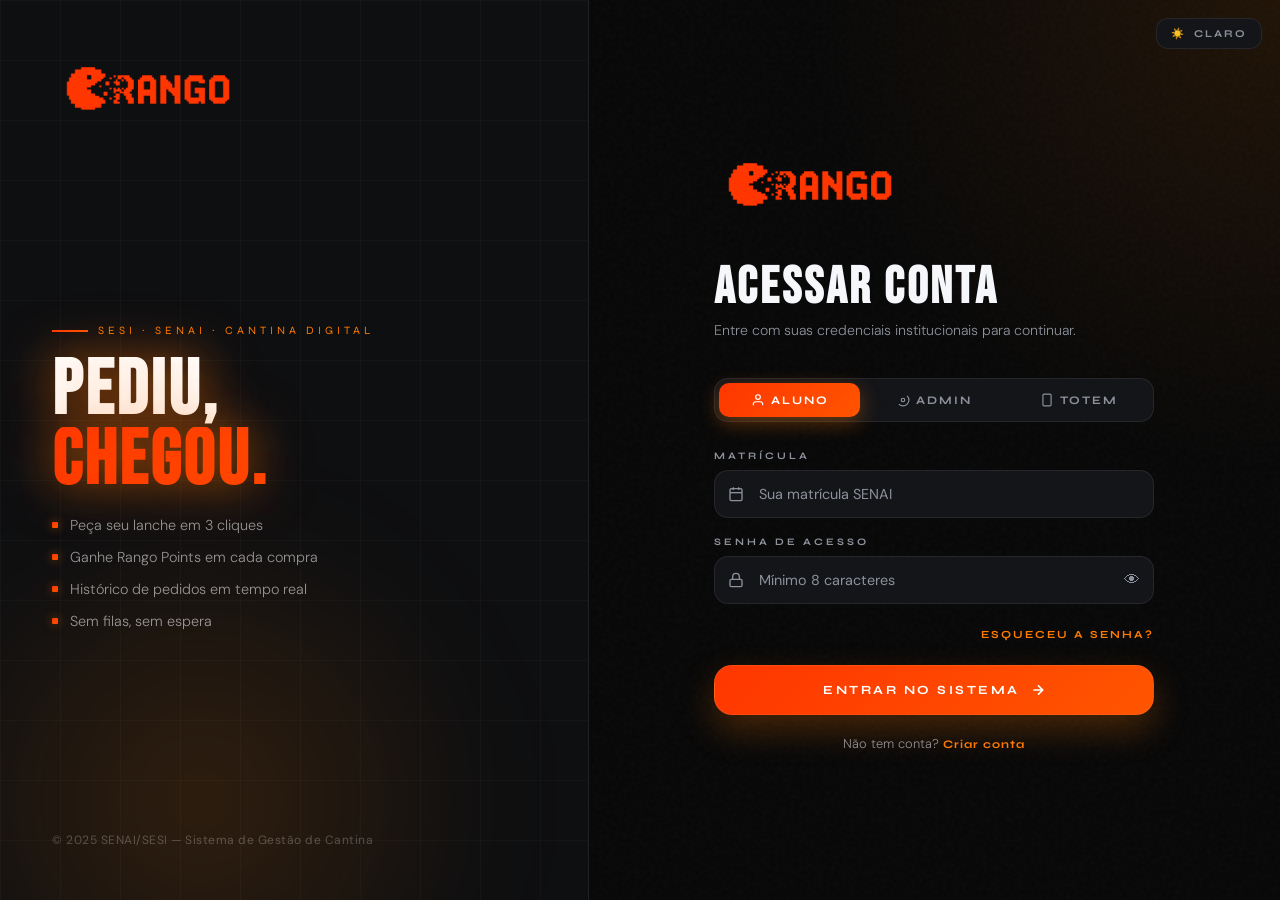
<file: public/rango-login.html>
<!DOCTYPE html>
<html lang="pt-BR">
<head>
<meta charset="UTF-8">
<meta name="viewport" content="width=device-width, initial-scale=1.0">
<title>RANGO — Entrar</title>
<link href="https://fonts.googleapis.com/css2?family=Bebas+Neue&family=Syne:wght@400;600;700;800&family=DM+Sans:wght@300;400;500;600&display=swap" rel="stylesheet">
<link rel="icon" href="assets/img/rangofav.png" type="image/png">
<style>
  :root {
    --orange:   #ff7a00;
    --orange2:  #ff5500;
    --yellow:   #ffd54a;
    --bg:       #070707;
    --bg2:      #0e0f11;
    --surface:  #141519;
    --surface2: #1b1d22;
    --white:    #f5f7fa;
    --muted:    #8c919b;
    --green:    #58d68d;
    --red:      #ff4d4d;
    --border:   rgba(255,255,255,.08);
    --gradient: linear-gradient(135deg,#ff3600,#ff5500);
    --shadow:   0 10px 40px rgba(0,0,0,.55);
  }

  *,*::before,*::after { box-sizing:border-box; margin:0; padding:0; }
  html { height:100%; }

  body {
    font-family:'DM Sans',sans-serif;
    background: radial-gradient(circle at top right, rgba(255,122,0,.1), transparent 30%),
                radial-gradient(circle at bottom left, rgba(255,85,0,.07), transparent 30%),
                var(--bg);
    color: var(--white);
    min-height: 100vh;
    display: flex;
    transition: background .35s ease, color .35s ease;
  }

  /* noise */
  body::before {
    content:'';
    position:fixed; inset:0;
    background-image:url("data:image/svg+xml,%3Csvg viewBox='0 0 300 300' xmlns='http://www.w3.org/2000/svg'%3E%3Cfilter id='n'%3E%3CfeTurbulence type='fractalNoise' baseFrequency='0.75' numOctaves='4' stitchTiles='stitch'/%3E%3C/filter%3E%3Crect width='100%25' height='100%25' opacity='0.03' filter='url(%23n)'/%3E%3C/svg%3E");
    pointer-events:none; z-index:0;
  }

  /* ── LIGHT MODE ── */
  body.light-mode {
    --bg: #ffffff; --bg2: #f7f6f3; --surface: #f0ede8; --surface2: #e8e4dc;
    --white: #1a1a14; --muted: #6b6660; --border: rgba(0,0,0,.1);
    background: radial-gradient(circle at top right, rgba(255,122,0,.07), transparent 30%),
                radial-gradient(circle at bottom left, rgba(255,85,0,.04), transparent 30%),
                #ffffff;
    color: #1a1a14;
  }
  body.light-mode::before { display:none; }
  body.light-mode .login-left { background:#0a0a08; }
  body.light-mode .login-right { background:#ffffff; }
  body.light-mode .login-card h2 { color:#1a1a14; }
  body.light-mode .login-card > p { color:#6b6660; }
  body.light-mode .toggle-role { background:var(--surface); border-color:rgba(0,0,0,.1); }
  body.light-mode .toggle-role button { color:#6b6660; }
  body.light-mode .toggle-role button.active { color:#fff; }
  body.light-mode .form-label { color:#6b6660; }
  body.light-mode .input-wrap input {
    background:var(--surface); border-color:rgba(0,0,0,.13); color:#1a1a14;
  }
  body.light-mode .input-wrap input::placeholder { color:#9a9590; }
  body.light-mode .input-wrap input:focus { background:#fff; }
  body.light-mode .input-wrap svg { color:#9a9590; }
  body.light-mode .forgot a { color:var(--orange); }
  body.light-mode .error-msg { background:#fff3f3; border-color:#ffb3b3; color:#c0392b; }

  /* ── MODAL REDEFINIR SENHA — MODO CLARO ── */
  body.light-mode #modal-reset > div {
    background: #ffffff !important;
    border-color: rgba(0,0,0,.1) !important;
    box-shadow: 0 24px 60px rgba(0,0,0,.15) !important;
  }
  /* Título */
  body.light-mode #modal-reset h3 { color: #1a1a14 !important; }
  /* Botão fechar */
  body.light-mode #modal-reset > div > div:first-child button { color: #9a9590 !important; }
  /* Textos descritivos */
  body.light-mode #modal-reset p { color: #6b6660 !important; }
  /* Labels */
  body.light-mode #modal-reset label { color: #6b6660 !important; }
  /* Wrappers dos inputs */
  body.light-mode #modal-reset div[style*="rgba(255,255,255,.06)"] {
    background: rgba(0,0,0,.04) !important;
    border-color: rgba(0,0,0,.12) !important;
  }
  /* Texto dos inputs */
  body.light-mode #modal-reset input { color: #1a1a14 !important; }
  /* Placeholder dos inputs */
  body.light-mode #modal-reset input::placeholder { color: #9a9590 !important; }
  /* Ícones SVG dos inputs */
  body.light-mode #modal-reset svg { stroke: rgba(0,0,0,.35) !important; }
  /* Botão "← Usar outra matrícula" */
  body.light-mode #modal-reset button[style*="rgba(255,255,255,.4)"] { color: #9a9590 !important; }
  /* Título de sucesso */
  body.light-mode #modal-reset h4 { color: #2e7d52 !important; }

  /* ── LAYOUT ── */
  .login-left {
    width: 46%;
    background: var(--bg2);
    display: flex;
    flex-direction: column;
    justify-content: space-between;
    padding: 52px;
    position: relative;
    overflow: hidden;
    border-right: 1px solid var(--border);
    flex-shrink: 0;
  }
  .login-left::before {
    content:'';
    position:absolute; inset:0;
    background-image:
      linear-gradient(rgba(255,255,255,.025) 1px, transparent 1px),
      linear-gradient(90deg, rgba(255,255,255,.025) 1px, transparent 1px);
    background-size:60px 60px;
    pointer-events:none;
  }
  .login-left::after {
    content:'';
    position:absolute;
    width:600px; height:600px; border-radius:50%;
    background:radial-gradient(circle, rgba(255,122,0,.16) 0%, transparent 70%);
    bottom:-200px; left:-100px;
    pointer-events:none; filter:blur(60px);
  }

  .login-right {
    flex: 1;
    display: flex;
    align-items: center;
    justify-content: center;
    padding: 48px;
    position: relative;
    z-index: 1;
  }

  /* ── LOGO ── */
  .logo-mark {
    display:flex; align-items:center; gap:12px;
    font-family:'Bebas Neue',sans-serif;
    font-size:2.2rem; letter-spacing:5px;
    color:var(--orange);
    text-shadow:0 0 25px rgba(255,122,0,.45);
    position:relative; z-index:2;
        width: 140px;
    height: 70px;
 
  }
  .logo-mark img{
    width: 120%;
  }
  .logo-icon {
    width:42px; height:42px;
    background:var(--gradient);
    border-radius:12px;
    display:flex; align-items:center; justify-content:center;
    font-size:1.2rem;
    box-shadow:0 8px 24px rgba(255,122,0,.4);
  }

  /* ── LEFT HERO ── */
  .login-hero { position:relative; z-index:2; }
  .login-hero h1 {
    font-family:'Bebas Neue',sans-serif;
    font-size:clamp(3.5rem, 6vw, 7rem);
    line-height:.9; letter-spacing:3px;
    margin-bottom:20px;
    text-shadow:0 0 50px rgba(255,122,0,.2);
    
  }
  .login-hero h1 .accent {
    display:block;
    background:var(--gradient);
    -webkit-background-clip:text;
    -webkit-text-fill-color:transparent;
    filter:drop-shadow(0 0 25px rgba(255,122,0,.5));
  }
  .login-hero h1 .accent2 {
    display:block;
    background:white;
    -webkit-background-clip:text;
    -webkit-text-fill-color:transparent;
    filter:drop-shadow(0 0 25px rgba(255,122,0,.5));
  }

  .login-eyebrow {
    font-family:'Syne',sans-serif;
    font-size:.7rem; letter-spacing:4px; text-transform:uppercase;
    color:var(--orange); margin-bottom:20px;
    display:flex; align-items:center; gap:10px;
  }
  .login-eyebrow::before { content:''; width:36px; height:2px; background:var(--gradient); display:block; }

  .login-features { list-style:none; display:flex; flex-direction:column; gap:14px; margin-top:8px; }
  .login-features li {
    display:flex; align-items:center; gap:12px;
    color:rgba(255,255,255,.55);
    font-size:.9rem; font-weight:300;
  }
  .login-features li::before {
    content:''; width:6px; height:6px;
    flex-shrink:0;
    background:var(--gradient);
    border-radius:1px;
    box-shadow:0 0 10px rgba(255,122,0,.5);
  }

  .login-footer {
    position:relative; z-index:2;
    font-size:.75rem;
    color:rgba(255,255,255,.25);
    letter-spacing:.5px;
  }

  /* ── CARD ── */
  .login-card { width:100%; max-width:440px; }
  .login-card .logo-mark { margin-bottom:44px; color:var(--white); text-shadow:none; }

  .login-card h2 {
    font-family:'Bebas Neue',sans-serif;
    font-size:3.2rem; letter-spacing:3px;
    color:var(--white); line-height:1; margin-bottom:6px;
  }
  .login-card > p {
    color:var(--muted);
    margin-bottom:36px; font-size:.88rem; font-weight:300; line-height:1.6;
  }

  /* ── ROLE TOGGLE ── */
  .toggle-role {
    display:flex;
    background:var(--surface);
    border:1px solid var(--border);
    border-radius:14px;
    padding:4px; margin-bottom:28px; gap:4px;
  }
  .toggle-role button {
    flex:1; border:none; background:transparent;
    padding:10px; border-radius:10px; cursor:pointer;
    font-family:'Syne',sans-serif; font-weight:700;
    font-size:.72rem; letter-spacing:2px; text-transform:uppercase;
    color:var(--muted); transition:all .25s;
    display:flex; align-items:center; justify-content:center; gap:6px;
  }
  .toggle-role button.active {
    background:var(--gradient); color:#fff;
    box-shadow:0 6px 20px rgba(255,122,0,.35);
  }

  /* ── FORM ── */
  .form-group { margin-bottom:18px; }
  .form-label {
    display:block;
    font-family:'Syne',sans-serif;
    font-size:.62rem; font-weight:700; letter-spacing:3px; text-transform:uppercase;
    color:var(--muted); margin-bottom:8px;
  }
  .input-wrap { position:relative; display:flex; align-items:center; }
  .input-wrap svg { position:absolute; left:14px; color:var(--muted); pointer-events:none; }
  .input-wrap input {
    width:100%; padding:14px 14px 14px 44px;
    border:1px solid var(--border);
    border-radius:14px;
    font-family:'DM Sans',sans-serif; font-size:.9rem;
    outline:none; transition:all .25s;
    background:var(--surface); color:var(--white);
  }
  .input-wrap input::placeholder { color:var(--muted); }
  .input-wrap input:focus {
    border-color:var(--orange);
    background:var(--surface2);
    box-shadow:0 0 0 3px rgba(255,122,0,.12);
  }
  .eye-toggle { position:absolute; right:14px; background:none; border:none; cursor:pointer; color:var(--muted); font-size:1rem; }

  .forgot { text-align:right; margin-bottom:22px; }
  .forgot a {
    color:var(--orange);
    font-family:'Syne',sans-serif; font-size:.68rem; font-weight:700;
    letter-spacing:2px; text-transform:uppercase; text-decoration:none;
  }
  .forgot a:hover { text-decoration:underline; }

  /* ── ERROR ── */
  .error-msg {
    background:rgba(255,77,77,.1);
    border:1px solid rgba(255,77,77,.3);
    border-radius:12px;
    padding:11px 16px;
    font-family:'Syne',sans-serif;
    font-size:.72rem; font-weight:700; letter-spacing:1px;
    color:var(--red);
    margin-bottom:18px;
    display:none;
    align-items:center; gap:8px;
  }
  .error-msg.show { display:flex; animation:shake .3s ease; }
  @keyframes shake {
    0%,100%{transform:translateX(0)}
    25%{transform:translateX(-6px)}
    75%{transform:translateX(6px)}
  }

  /* ── BUTTON ── */
  .btn-primary {
    width:100%; padding:16px;
    background:var(--gradient);
    color:#fff;
    border:1px solid rgba(255,255,255,.08);
    border-radius:18px;
    font-family:'Syne',sans-serif; font-weight:700;
    font-size:.78rem; letter-spacing:2.5px; text-transform:uppercase;
    cursor:pointer; transition:all .3s;
    display:flex; align-items:center; justify-content:center; gap:10px;
    box-shadow:0 15px 35px rgba(255,122,0,.25);
    position:relative; overflow:hidden;
  }
  .btn-primary::before {
    content:'';
    position:absolute; top:0; left:-120%; width:70%; height:100%;
    background:linear-gradient(90deg, transparent, rgba(255,255,255,.3), transparent);
    transform:skewX(-25deg); transition:.8s;
  }
  .btn-primary:hover::before { left:150%; }
  .btn-primary:hover { transform:translateY(-4px); box-shadow:0 22px 50px rgba(255,122,0,.4); }
  .btn-primary:active { transform:translateY(-1px); }
  .btn-primary.loading { opacity:.7; pointer-events:none; }

  /* loading spinner */
  .spinner {
    width:16px; height:16px;
    border:2px solid rgba(255,255,255,.3);
    border-top-color:#fff;
    border-radius:50%;
    animation:spin .7s linear infinite;
  }
  @keyframes spin { to { transform:rotate(360deg); } }

  /* ── REGISTER LINK ── */
  .register-link {
    text-align:center; margin-top:20px;
    font-size:.8rem; color:var(--muted); font-weight:300;
  }
  .register-link a {
    color:var(--orange); font-weight:700; text-decoration:none;
    font-family:'Syne',sans-serif; font-size:.72rem; letter-spacing:1px;
  }
  .register-link a:hover { text-decoration:underline; }

  /* ── THEME TOGGLE ── */
  .theme-float {
    position: fixed;
    top: 18px; right: 18px;
    z-index: 100;
    background: var(--surface);
    border: 1px solid var(--border);
    border-radius: 12px;
    padding: 8px 14px;
    cursor: pointer;
    display: flex; align-items: center; gap: 8px;
    font-family:'Syne',sans-serif; font-weight:700;
    font-size:.65rem; letter-spacing:2px; text-transform:uppercase;
    color: var(--muted);
    transition: all .25s;
    backdrop-filter: blur(12px);
  }
  .theme-float:hover { border-color:rgba(255,122,0,.4); color:var(--orange); }

  /* ── RESPONSIVE ── */
  @media (max-width:768px) {
    .login-left { display:none; }
    .login-right { padding:32px 20px; }
  }
</style>
</head>
<body>

<!-- Theme toggle -->
<button class="theme-float" id="theme-btn" onclick="toggleTheme()">
  <span id="theme-icon">☀️</span>
  <span id="theme-label">Claro</span>
</button>

<!-- LEFT: brand panel -->
<div class="login-left">
  <div class="logo-mark">
    <div class="logo-icon"></div>
 <img src="assets/img/rangologo.png" alt="" width="90">
  </div>

  <div class="login-hero">
    <div class="login-eyebrow">SESI · SENAI · Cantina Digital</div>
    <h1>
     <!-- PEDIU,-->
 <span class="accent2">PEDIU,</span>
      <span class="accent">CHEGOU.</span>
    </h1>
    <ul class="login-features">
      <li>Peça seu lanche em 3 cliques</li>
      <li>Ganhe Rango Points em cada compra</li>
      <li>Histórico de pedidos em tempo real</li>
      <li>Sem filas, sem espera</li>
    </ul>
  </div>

  <p class="login-footer">© 2025 SENAI/SESI — Sistema de Gestão de Cantina</p>
</div>

<!-- RIGHT: form panel -->
<div class="login-right">
  <div class="login-card">

  <div class="logo-mark">
    <div class="logo-icon"></div>
 <img src="assets/img/rangologo.png" alt="" width="90">
  </div>

    <h2>Acessar Conta</h2>
    <p>Entre com suas credenciais institucionais para continuar.</p>

    <!-- Role switch -->
    <div class="toggle-role">
      <button class="active" id="role-aluno" onclick="setRole('aluno')">
        <svg width="14" height="14" fill="none" stroke="currentColor" stroke-width="2" viewBox="0 0 24 24"><path d="M20 21v-2a4 4 0 0 0-4-4H8a4 4 0 0 0-4 4v2"/><circle cx="12" cy="7" r="4"/></svg>
        Aluno
      </button>
      <button id="role-admin" onclick="setRole('admin')">
        <svg width="14" height="14" fill="none" stroke="currentColor" stroke-width="2" viewBox="0 0 24 24"><circle cx="12" cy="12" r="3"/><path d="M19.07 4.93A10 10 0 1 1 4.93 19.07"/></svg>
        Admin
      </button>
      <button id="role-totem" onclick="setRole('totem')">
        <svg width="14" height="14" fill="none" stroke="currentColor" stroke-width="2" viewBox="0 0 24 24"><rect x="5" y="2" width="14" height="20" rx="2"/><line x1="12" y1="18" x2="12" y2="18"/></svg>
        Totem
      </button>
    </div>

    <!-- Dica Totem -->
    <div id="totem-dica" style="display:none;background:rgba(255,122,0,.08);border:1px solid rgba(255,122,0,.2);border-radius:10px;padding:10px 14px;font-size:.78rem;color:rgba(255,200,100,.9);margin-bottom:8px">
      🖥️ Use a matrícula de <strong>admin</strong> ou <strong>atendente</strong> para liberar o totem.
    </div>
    <!-- Error message -->
    <div class="error-msg" id="error-msg">
      <span>⚠️</span>
      <span id="error-text">Credenciais inválidas.</span>
    </div>

    <!-- Matricula -->
    <div class="form-group">
      <label class="form-label">Matrícula</label>
      <div class="input-wrap">
        <svg width="16" height="16" fill="none" stroke="currentColor" stroke-width="2" viewBox="0 0 24 24"><rect x="3" y="4" width="18" height="18" rx="2"/><line x1="16" y1="2" x2="16" y2="6"/><line x1="8" y1="2" x2="8" y2="6"/><line x1="3" y1="10" x2="21" y2="10"/></svg>
        <input type="text" id="login-matricula" placeholder="Sua matrícula SENAI" value="" autocomplete="username">  <!-- 12345 tava aqui-->
      </div>
    </div>

    <!-- Senha -->
    <div class="form-group">
      <label class="form-label">Senha de Acesso</label>
      <div class="input-wrap">
        <svg width="16" height="16" fill="none" stroke="currentColor" stroke-width="2" viewBox="0 0 24 24"><rect x="3" y="11" width="18" height="11" rx="2"/><path d="M7 11V7a5 5 0 0 1 10 0v4"/></svg>
        <input type="password" id="login-senha" placeholder="Mínimo 8 caracteres" value="" autocomplete="current-password"
          onkeydown="if(event.key==='Enter') doLogin()">  <!-- 12345678 tava aqui-->
        <button class="eye-toggle" onclick="togglePass()" title="Mostrar/ocultar senha">👁</button>
      </div>
    </div>

    <div class="forgot"><a href="#" onclick="event.preventDefault();abrirResetSenha()">Esqueceu a senha?</a></div>

    <button class="btn-primary" id="login-btn" onclick="doLogin()">
      <span id="btn-text">ENTRAR NO SISTEMA</span>
      <svg id="btn-arrow" width="16" height="16" fill="none" stroke="currentColor" stroke-width="2.5" viewBox="0 0 24 24"><path d="M5 12h14M12 5l7 7-7 7"/></svg>
      <div class="spinner" id="btn-spinner" style="display:none"></div>
    </button>

    <div class="register-link">
      Não tem conta? <a href="#" onclick="openRegister()">Criar conta</a>
    </div>

  </div>
</div>

<!-- ══════════════════════════════════════════
     MODAL DE CADASTRO DE ALUNO
══════════════════════════════════════════ -->
<div id="modal-cadastro" style="display:none;position:fixed;inset:0;background:rgba(0,0,0,.7);backdrop-filter:blur(8px);z-index:1000;align-items:center;justify-content:center;padding:20px">
  <div style="background:#161718;border:1px solid rgba(255,255,255,.08);border-radius:20px;width:100%;max-width:460px;max-height:90vh;overflow-y:auto;padding:32px;position:relative">

    <button onclick="closeRegister()" style="position:absolute;top:16px;right:16px;background:none;border:1px solid rgba(255,255,255,.1);border-radius:8px;width:32px;height:32px;color:rgba(255,255,255,.5);cursor:pointer;font-size:1rem">✕</button>

    <div style="font-family:'Syne',sans-serif;font-size:.62rem;font-weight:700;letter-spacing:4px;text-transform:uppercase;color:var(--orange);margin-bottom:6px">Novo Aluno</div>
    <h3 style="font-family:'Bebas Neue',sans-serif;font-size:1.8rem;letter-spacing:2px;margin-bottom:4px">CRIAR CONTA</h3>
    <p style="font-size:.82rem;color:var(--muted);margin-bottom:24px">Preencha seus dados para acessar a cantina digital.</p>

    <!-- Erro -->
    <div id="reg-error" style="display:none;background:rgba(255,77,77,.08);border:1px solid rgba(255,77,77,.25);border-radius:8px;padding:10px 14px;font-size:.8rem;color:#ff4d4d;margin-bottom:16px"></div>
    <!-- Sucesso -->
    <div id="reg-success" style="display:none;background:rgba(88,214,141,.08);border:1px solid rgba(88,214,141,.25);border-radius:8px;padding:10px 14px;font-size:.8rem;color:#58d68d;margin-bottom:16px"></div>

    <!-- Nome -->
    <div style="margin-bottom:14px">
      <label style="display:block;font-family:'Syne',sans-serif;font-size:.6rem;font-weight:700;letter-spacing:3px;text-transform:uppercase;color:var(--muted);margin-bottom:6px">Nome Completo *</label>
      <div class="input-wrap">
        <svg width="16" height="16" fill="none" stroke="currentColor" stroke-width="2" viewBox="0 0 24 24"><path d="M20 21v-2a4 4 0 0 0-4-4H8a4 4 0 0 0-4 4v2"/><circle cx="12" cy="7" r="4"/></svg>
        <input type="text" id="reg-nome" placeholder="Seu nome completo" maxlength="150">
      </div>
    </div>

    <!-- Email -->
    <div style="margin-bottom:14px">
      <label style="display:block;font-family:'Syne',sans-serif;font-size:.6rem;font-weight:700;letter-spacing:3px;text-transform:uppercase;color:var(--muted);margin-bottom:6px">E-mail</label>
      <div class="input-wrap">
        <svg width="16" height="16" fill="none" stroke="currentColor" stroke-width="2" viewBox="0 0 24 24"><rect x="2" y="4" width="20" height="16" rx="2"/><path d="m22 7-8.97 5.7a1.94 1.94 0 0 1-2.06 0L2 7"/></svg>
        <input type="email" id="reg-email" placeholder="seu@email.com" maxlength="150">
      </div>
    </div>

    <!-- Matrícula -->
    <div style="margin-bottom:14px">
      <label style="display:block;font-family:'Syne',sans-serif;font-size:.6rem;font-weight:700;letter-spacing:3px;text-transform:uppercase;color:var(--muted);margin-bottom:6px">Matrícula * <span style="color:rgba(255,255,255,.3);font-size:.58rem">(10 dígitos)</span></label>
      <div class="input-wrap">
        <svg width="16" height="16" fill="none" stroke="currentColor" stroke-width="2" viewBox="0 0 24 24"><rect x="3" y="4" width="18" height="18" rx="2"/><line x1="16" y1="2" x2="16" y2="6"/><line x1="8" y1="2" x2="8" y2="6"/><line x1="3" y1="10" x2="21" y2="10"/></svg>
        <input type="text" id="reg-matricula" placeholder="1234567890" maxlength="10" oninput="this.value=this.value.replace(/\D/g,'')">
      </div>
    </div>

    <!-- Telefone -->
    <div style="margin-bottom:14px">
      <label style="display:block;font-family:'Syne',sans-serif;font-size:.6rem;font-weight:700;letter-spacing:3px;text-transform:uppercase;color:var(--muted);margin-bottom:6px">Telefone</label>
      <div class="input-wrap">
        <svg width="16" height="16" fill="none" stroke="currentColor" stroke-width="2" viewBox="0 0 24 24"><path d="M22 16.92v3a2 2 0 0 1-2.18 2 19.79 19.79 0 0 1-8.63-3.07A19.5 19.5 0 0 1 4.06 13.07a19.79 19.79 0 0 1-3.07-8.67A2 2 0 0 1 3 2h3a2 2 0 0 1 2 1.72c.127.96.361 1.903.7 2.81a2 2 0 0 1-.45 2.11L7.09 9.91a16 16 0 0 0 6 6l1.27-1.27a2 2 0 0 1 2.11-.45c.907.339 1.85.573 2.81.7A2 2 0 0 1 22 16.92z"/></svg>
        <input type="tel" id="reg-telefone" placeholder="(11) 99999-9999" maxlength="20">
      </div>
    </div>

    <!-- CPF -->
    <div style="margin-bottom:14px">
      <label style="display:block;font-family:'Syne',sans-serif;font-size:.6rem;font-weight:700;letter-spacing:3px;text-transform:uppercase;color:var(--muted);margin-bottom:6px">
        CPF <span style="color:rgba(255,255,255,.3);font-size:.58rem">(necessário para pagamento PIX)</span>
      </label>
      <div class="input-wrap">
        <svg width="16" height="16" fill="none" stroke="currentColor" stroke-width="2" viewBox="0 0 24 24"><rect x="3" y="4" width="18" height="18" rx="2"/><line x1="16" y1="2" x2="16" y2="6"/><line x1="8" y1="2" x2="8" y2="6"/><line x1="3" y1="10" x2="21" y2="10"/></svg>
        <input type="text" id="reg-cpf" placeholder="000.000.000-00" maxlength="14"
          oninput="formatarCPF(this)">
      </div>
    </div>

    <!-- Senha -->
    <div style="margin-bottom:14px">
      <label style="display:block;font-family:'Syne',sans-serif;font-size:.6rem;font-weight:700;letter-spacing:3px;text-transform:uppercase;color:var(--muted);margin-bottom:6px">Senha * <span style="color:rgba(255,255,255,.3);font-size:.58rem">(mín. 8 caracteres)</span></label>
      <div class="input-wrap">
        <svg width="16" height="16" fill="none" stroke="currentColor" stroke-width="2" viewBox="0 0 24 24"><rect x="3" y="11" width="18" height="11" rx="2"/><path d="M7 11V7a5 5 0 0 1 10 0v4"/></svg>
        <input type="password" id="reg-senha" placeholder="Mínimo 8 caracteres" maxlength="100">
        <button class="eye-toggle" onclick="togglePassReg()" type="button">👁</button>
      </div>
    </div>

    <!-- Confirmar Senha -->
    <div style="margin-bottom:24px">
      <label style="display:block;font-family:'Syne',sans-serif;font-size:.6rem;font-weight:700;letter-spacing:3px;text-transform:uppercase;color:var(--muted);margin-bottom:6px">Confirmar Senha *</label>
      <div class="input-wrap">
        <svg width="16" height="16" fill="none" stroke="currentColor" stroke-width="2" viewBox="0 0 24 24"><rect x="3" y="11" width="18" height="11" rx="2"/><path d="M7 11V7a5 5 0 0 1 10 0v4"/></svg>
        <input type="password" id="reg-senha2" placeholder="Repita a senha" maxlength="100" onkeydown="if(event.key==='Enter')doRegister()">
      </div>
    </div>

    <!-- Termos de Uso -->
    <div style="margin-bottom:20px;padding:14px 16px;background:rgba(255,255,255,.04);border:1px solid rgba(255,255,255,.08);border-radius:12px;display:flex;align-items:flex-start;gap:12px">
      <input type="checkbox" id="reg-termos"
        style="width:18px;height:18px;min-width:18px;margin-top:2px;accent-color:var(--orange);cursor:pointer">
      <label for="reg-termos"
        style="font-size:.78rem;color:rgba(255,255,255,.65);line-height:1.55;cursor:pointer;font-family:'DM Sans',sans-serif">
        Li e concordo com os
        <a href="assets/docs/RANGO_Politica_Privacidade_Termos_de_UsoX.pdf" download="assets/docs/RANGO_Politica_Privacidade_Termos_de_UsoX.pdf"
          style="color:var(--orange);font-weight:700;text-decoration:underline;text-underline-offset:2px"
          onclick="event.stopPropagation()">Termos de Política de Privacidade</a>
        da plataforma Rango, incluindo o tratamento de dados pessoais (CPF) conforme a LGPD.
      </label>
    </div>

    <button onclick="doRegister()" id="reg-btn"
      style="width:100%;padding:15px;background:linear-gradient(135deg,#ff7a00,#ff5500);color:#fff;border:none;border-radius:12px;font-family:'Syne',sans-serif;font-size:.8rem;font-weight:700;letter-spacing:3px;text-transform:uppercase;cursor:pointer;transition:all .2s;display:flex;align-items:center;justify-content:center;gap:10px">
      <span id="reg-btn-text">CRIAR CONTA</span>
    </button>

    <p style="text-align:center;font-size:.76rem;color:var(--muted);margin-top:16px">
      Já tem conta? <a href="#" onclick="closeRegister()" style="color:var(--orange);text-decoration:none;font-weight:600">Fazer login</a>
    </p>
  </div>
</div>



<script src="assets/js/api.js"></script>
<script src="assets/js/login.js"></script>


<!-- MODAL RESET SENHA -->
<div id="modal-reset" style="
  display:none; position:fixed; inset:0; z-index:9999;
  background:rgba(0,0,0,.7); backdrop-filter:blur(6px);
  align-items:center; justify-content:center;
">
  <div style="
    background:var(--bg2,#111); border:1px solid rgba(255,255,255,.1);
    border-radius:20px; padding:32px 28px; width:90%; max-width:400px;
    box-shadow:0 24px 60px rgba(0,0,0,.5);
  ">
    <div style="display:flex;justify-content:space-between;align-items:center;margin-bottom:20px">
      <h3 style="font-family:'Syne',sans-serif;font-size:1.3rem;font-weight:800;letter-spacing:1px;color:#fff;margin:0" >
        🔑 REDEFINIR SENHA
      </h3>
      <button onclick="fecharResetSenha()" style="background:none;border:none;color:rgba(255,255,255,.5);font-size:1.3rem;cursor:pointer;line-height:1">✕</button>
    </div>

    <!-- Etapa 1: informar matrícula -->
    <div id="reset-step-1">
      <p style="font-size:.85rem;color:rgba(255,255,255,.6);margin-bottom:20px;line-height:1.6">
        Informe sua matrícula para redefinir a senha.
      </p>
      <label style="font-family:'Syne',sans-serif;font-size:.65rem;font-weight:700;letter-spacing:2px;text-transform:uppercase;color:rgba(255,255,255,.5);display:block;margin-bottom:6px">Matrícula</label>
      <div style="display:flex;align-items:center;gap:8px;background:rgba(255,255,255,.06);border:1.5px solid rgba(255,255,255,.1);border-radius:12px;padding:0 14px;margin-bottom:16px">
        <svg width="16" height="16" fill="none" stroke="rgba(255,255,255,.4)" stroke-width="2" viewBox="0 0 24 24"><path d="M20 21v-2a4 4 0 0 0-4-4H8a4 4 0 0 0-4 4v2"/><circle cx="12" cy="7" r="4"/></svg>
        <input type="text" id="reset-matricula" placeholder="Sua matrícula SENAI" maxlength="10"
          oninput="this.value=this.value.replace(/\D/g,'')"
          style="flex:1;background:none;border:none;outline:none;color:#fff;padding:12px 0;font-family:'DM Sans',sans-serif;font-size:.9rem">
      </div>
      <div id="reset-erro-1" style="display:none;background:rgba(255,77,77,.1);color:#ff6b6b;border:1px solid rgba(255,77,77,.2);border-radius:8px;padding:8px 12px;font-size:.8rem;margin-bottom:14px"></div>
      <button onclick="verificarMatricula()"
        style="width:100%;background:linear-gradient(135deg,var(--orange,#ff7a00),#ff5500);color:#fff;border:none;border-radius:12px;padding:14px;font-family:'Syne',sans-serif;font-size:.8rem;font-weight:700;letter-spacing:2px;cursor:pointer">
        CONTINUAR →
      </button>
    </div>

    <!-- Etapa 2: nova senha -->
    <div id="reset-step-2" style="display:none">
      <p style="font-size:.85rem;color:rgba(255,255,255,.6);margin-bottom:20px;line-height:1.6">
        Matrícula <strong id="reset-mat-display" style="color:var(--orange,#ff7a00)"></strong> encontrada.<br>
        Crie uma nova senha de no mínimo 8 caracteres.
      </p>
      <label style="font-family:'Syne',sans-serif;font-size:.65rem;font-weight:700;letter-spacing:2px;text-transform:uppercase;color:rgba(255,255,255,.5);display:block;margin-bottom:6px">Nova Senha</label>
      <div style="display:flex;align-items:center;gap:8px;background:rgba(255,255,255,.06);border:1.5px solid rgba(255,255,255,.1);border-radius:12px;padding:0 14px;margin-bottom:12px">
        <svg width="16" height="16" fill="none" stroke="rgba(255,255,255,.4)" stroke-width="2" viewBox="0 0 24 24"><rect x="3" y="11" width="18" height="11" rx="2"/><path d="M7 11V7a5 5 0 0 1 10 0v4"/></svg>
        <input type="password" id="reset-nova-senha" placeholder="Mínimo 8 caracteres"
          style="flex:1;background:none;border:none;outline:none;color:#fff;padding:12px 0;font-family:'DM Sans',sans-serif;font-size:.9rem">
      </div>
      <label style="font-family:'Syne',sans-serif;font-size:.65rem;font-weight:700;letter-spacing:2px;text-transform:uppercase;color:rgba(255,255,255,.5);display:block;margin-bottom:6px">Confirmar Senha</label>
      <div style="display:flex;align-items:center;gap:8px;background:rgba(255,255,255,.06);border:1.5px solid rgba(255,255,255,.1);border-radius:12px;padding:0 14px;margin-bottom:16px">
        <svg width="16" height="16" fill="none" stroke="rgba(255,255,255,.4)" stroke-width="2" viewBox="0 0 24 24"><rect x="3" y="11" width="18" height="11" rx="2"/><path d="M7 11V7a5 5 0 0 1 10 0v4"/></svg>
        <input type="password" id="reset-conf-senha" placeholder="Repita a senha"
          style="flex:1;background:none;border:none;outline:none;color:#fff;padding:12px 0;font-family:'DM Sans',sans-serif;font-size:.9rem">
      </div>
      <div id="reset-erro-2" style="display:none;background:rgba(255,77,77,.1);color:#ff6b6b;border:1px solid rgba(255,77,77,.2);border-radius:8px;padding:8px 12px;font-size:.8rem;margin-bottom:14px"></div>
      <button onclick="confirmarResetSenha()"
        style="width:100%;background:linear-gradient(135deg,var(--orange,#ff7a00),#ff5500);color:#fff;border:none;border-radius:12px;padding:14px;font-family:'Syne',sans-serif;font-size:.8rem;font-weight:700;letter-spacing:2px;cursor:pointer">
        SALVAR NOVA SENHA ✓
      </button>
      <button onclick="document.getElementById('reset-step-1').style.display='';document.getElementById('reset-step-2').style.display='none'"
        style="width:100%;background:none;border:none;color:rgba(255,255,255,.4);font-size:.78rem;cursor:pointer;margin-top:10px;font-family:'DM Sans',sans-serif">
        ← Usar outra matrícula
      </button>
    </div>

    <!-- Etapa 3: sucesso -->
    <div id="reset-step-3" style="display:none;text-align:center">
      <div style="font-size:3rem;margin-bottom:12px">✅</div>
      <h4 style="font-family:'Syne',sans-serif;color:#58d68d;margin-bottom:8px">Senha alterada!</h4>
      <p style="font-size:.85rem;color:rgba(255,255,255,.6);margin-bottom:20px">Sua nova senha foi salva. Faça login com ela agora.</p>
      <button onclick="fecharResetSenha()"
        style="background:linear-gradient(135deg,var(--orange,#ff7a00),#ff5500);color:#fff;border:none;border-radius:12px;padding:12px 32px;font-family:'Syne',sans-serif;font-size:.8rem;font-weight:700;letter-spacing:2px;cursor:pointer">
        IR PARA O LOGIN
      </button>
    </div>
  </div>
</div>

</body>
</html>
</file>
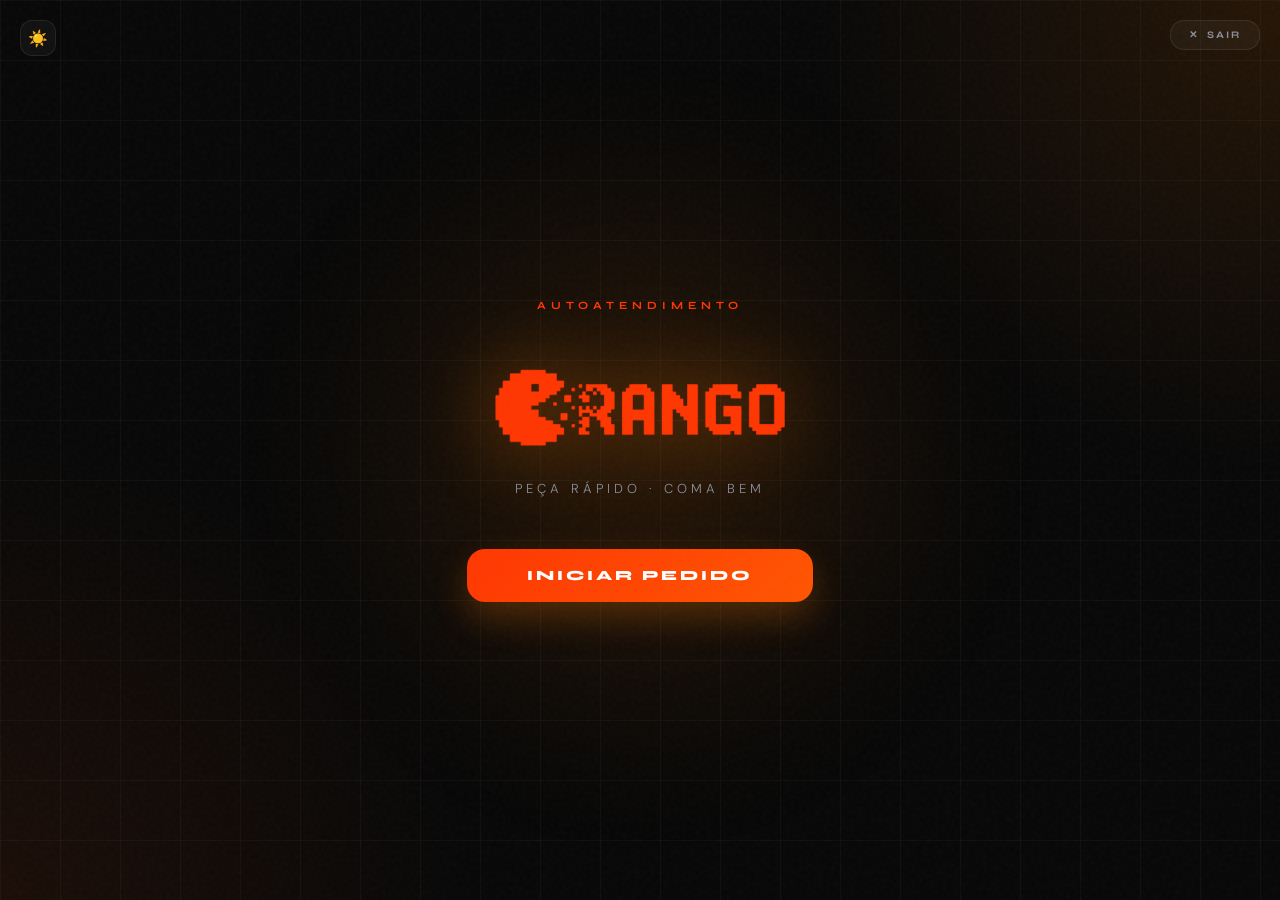
<file: public/rango-totem.html>
<!DOCTYPE html>
<html lang="pt-BR">
<head>
  <meta charset="UTF-8"/>
  <meta name="viewport" content="width=device-width, initial-scale=1.0"/>
  <title>RANGO — Totem</title>
  <link href="https://fonts.googleapis.com/css2?family=Bebas+Neue&family=Syne:wght@400;600;700;800&family=DM+Sans:wght@300;400;500;700&display=swap" rel="stylesheet">
<link rel="icon" href="assets/img/rangofav.png" type="image/png">
  <style>

    :root {
      --bg:       #070707;
      --bg2:      #101114;
      --surface:  #141519;
      --surface2: #1b1d22;
      --orange:   #ff3600;
      --orange2:  #ff5500;
      --yellow:   #ffd54a;
      --white:    #f5f7fa;
      --muted:    #8c919b;
      --green:    #58d68d;
      --red:      #ff4d4d;
      --glass:    rgba(255,255,255,0.05);
      --border:   rgba(255,255,255,0.08);
      --shadow:   0 10px 40px rgba(0,0,0,0.45);
      --gradient: linear-gradient(135deg,#ff3600,#ff5500);
    }

    * { margin:0; padding:0; box-sizing:border-box; }

    body {
      font-family: 'DM Sans', sans-serif;
      background:
        radial-gradient(circle at top right,   rgba(255,122,0,0.12), transparent 30%),
        radial-gradient(circle at bottom left,  rgba(255,85,0,0.08),  transparent 30%),
        var(--bg);
      color: var(--white);
      height: 100vh;
      overflow: hidden;
    }

   
    body::before {
      content: '';
      position: fixed; inset: 0;
      background-image: url("data:image/svg+xml,%3Csvg viewBox='0 0 300 300' xmlns='http://www.w3.org/2000/svg'%3E%3Cfilter id='n'%3E%3CfeTurbulence type='fractalNoise' baseFrequency='0.75' numOctaves='4' stitchTiles='stitch'/%3E%3C/filter%3E%3Crect width='100%25' height='100%25' opacity='0.03' filter='url(%23n)'/%3E%3C/svg%3E");
      pointer-events: none;
      z-index: 9999;
    }

    ::-webkit-scrollbar { width: 8px; }
    ::-webkit-scrollbar-track { background: #090909; }
    ::-webkit-scrollbar-thumb { background: var(--gradient); border-radius: 20px; }

    .app { display:flex; flex-direction:column; height:100vh; position:relative; z-index:1; }

    .welcome-screen {
      flex:1; display:flex; flex-direction:column;
      align-items:center; justify-content:center;
      position:relative; overflow:hidden;
    }


    .welcome-screen::before {
      content:''; position:absolute; inset:0;
      background-image:
        linear-gradient(rgba(255,255,255,0.03) 1px, transparent 1px),
        linear-gradient(90deg, rgba(255,255,255,0.03) 1px, transparent 1px);
      background-size: 60px 60px;
      pointer-events:none;
    }


    .welcome-screen::after {
      content:''; position:absolute;
      width:700px; height:700px; border-radius:50%;
      background: radial-gradient(circle, rgba(255,122,0,0.14) 0%, transparent 70%);
      top:50%; left:50%; transform:translate(-50%,-50%);
      filter:blur(60px); pointer-events:none;
      animation: orbPulse 8s ease-in-out infinite;
    }
    @keyframes orbPulse {
      0%,100% { transform:translate(-50%,-50%) scale(1); }
      50%      { transform:translate(-50%,-50%) scale(1.08); }
    }

    .welcome-eyebrow {
      font-family:'Syne',sans-serif; font-size:11px; font-weight:700;
      letter-spacing:5px; text-transform:uppercase; color:var(--orange);
      margin-bottom:18px; display:flex; align-items:center; gap:12px;
      position:relative; z-index:2;
    }
    .welcome-eyebrow::before,
    .welcome-eyebrow::after { content:''; flex:1; max-width:40px; height:2px; background:var(--gradient); }

    .welcome-logo {
      font-family:'Bebas Neue',sans-serif;
      font-size:clamp(80px,12vw,120px); line-height:0.9; letter-spacing:8px;
      background: var(--gradient);
      -webkit-background-clip:text; -webkit-text-fill-color:transparent;
      filter: drop-shadow(0 0 40px rgba(255,122,0,0.45));
      position:relative; z-index:2;
      animation: titleIn .9s ease;
        width: 300px;
    height: 150px;
    }
.welcome-logo img{
width: 100%;
      }
    @keyframes titleIn {
      from { opacity:0; transform:translateY(36px) scale(0.96); }
      to   { opacity:1; transform:none; }
    }

    .welcome-tag {
      font-size:13px; color:var(--muted); letter-spacing:4px;
      text-transform:uppercase; font-weight:300;
      margin-bottom:52px; position:relative; z-index:2;
    }

    /* btn-start — mesmo padrão do btn-primary do site */
    .btn-start {
      position:relative; overflow:hidden;
      background: var(--gradient); color:#fff; border:none;
      padding:18px 60px;
      font-family:'Syne',sans-serif; font-size:14px; font-weight:800;
      letter-spacing:3px; text-transform:uppercase;
      border-radius:18px; cursor:pointer;
      box-shadow: 0 15px 35px rgba(255,122,0,0.25);
      transition:0.35s; z-index:2;
    }
    .btn-start::before {
      content:''; position:absolute; top:0; left:-120%; width:70%; height:100%;
      background:linear-gradient(90deg,transparent,rgba(255,255,255,0.4),transparent);
      transform:skewX(-25deg); transition:0.8s;
    }
    .btn-start:hover::before { left:150%; }
    .btn-start:hover { transform:translateY(-5px) scale(1.02); box-shadow:0 25px 55px rgba(255,122,0,0.35); }

    /* btn-login — mesmo padrão do btn-outline */
    .btn-login {
      background: rgba(255,255,255,0.03);
      color: var(--muted);
      border: 1px solid rgba(255,255,255,0.12);
      padding: 12px 32px;
      font-family:'Syne',sans-serif; font-size:11px; font-weight:700;
      letter-spacing:2px; text-transform:uppercase;
      border-radius:18px; cursor:pointer;
      margin-top:14px; transition:0.3s; position:relative; z-index:2;
    }
    .btn-login:hover { border-color:var(--orange); color:var(--orange); transform:translateY(-3px); }

    .btn-exit-welcome {
      position:absolute; top:20px; right:20px; z-index:10;
      background:rgba(255,255,255,0.04); color:var(--muted);
      border:1px solid var(--border); padding:8px 18px;
      font-family:'Syne',sans-serif; font-size:10px; font-weight:700;
      letter-spacing:2px; text-transform:uppercase;
      border-radius:14px; cursor:pointer; transition:0.3s;
    }
    .btn-exit-welcome:hover { color:var(--red); border-color:rgba(255,77,77,0.4); background:rgba(255,77,77,0.08); }

    .admin-link {
      position:absolute; bottom:20px; right:20px; z-index:10;
      color:rgba(255,255,255,0.18); font-family:'Syne',sans-serif;
      font-size:10px; font-weight:600; letter-spacing:2px; text-transform:uppercase;
      text-decoration:none; transition:0.3s; padding:6px 10px;
    }
    .admin-link:hover { color:rgba(255,255,255,0.5); }

    /* ══════════════════════════════
       NAME SCREEN
    ══════════════════════════════ */
    .name-screen {
      flex:1; display:flex; flex-direction:column;
      align-items:center; justify-content:center; padding:32px;
    }

    .name-eyebrow {
      font-family:'Syne',sans-serif; font-size:11px; font-weight:700;
      letter-spacing:5px; text-transform:uppercase; color:var(--orange);
      margin-bottom:14px; display:flex; align-items:center; gap:10px;
    }
    .name-eyebrow::before { content:''; width:30px; height:2px; background:var(--gradient); }

    .name-title {
      font-family:'Bebas Neue',sans-serif; font-size:56px; letter-spacing:3px;
      color:var(--white); margin-bottom:8px; text-align:center; line-height:1;
    }
    .name-sub { font-size:14px; color:var(--muted); margin-bottom:40px; text-align:center; font-weight:300; }

    .name-input {
      width:100%; max-width:600px; padding:20px 28px;
      background:rgba(255,255,255,0.05); border:1px solid var(--border);
      border-radius:18px;
      font-family:'Syne',sans-serif; font-size:17px; font-weight:600;
      letter-spacing:1px; color:var(--white);
      outline:none; text-align:center; transition:0.3s;
      backdrop-filter:blur(10px);
    }
    .name-input::placeholder { color:rgba(255,255,255,0.2); font-weight:400; }
    .name-input:focus { border-color:rgba(255,122,0,0.5); background:rgba(255,122,0,0.06); box-shadow:0 0 0 4px rgba(255,122,0,0.1); }

    .name-btns { display:flex; gap:12px; margin-top:24px; width:100%; max-width:600px; }

    .btn-name-back {
      flex:1; padding:16px;
      background:rgba(255,255,255,0.04); color:var(--muted);
      border:1px solid var(--border); border-radius:18px;
      font-family:'Syne',sans-serif; font-size:11px; font-weight:700;
      letter-spacing:2px; text-transform:uppercase; cursor:pointer; transition:0.3s;
    }
    .btn-name-back:hover { border-color:rgba(255,122,0,0.4); color:var(--orange); }

    .btn-name-next {
      flex:1.5; padding:16px; position:relative; overflow:hidden;
      background:var(--gradient); color:#fff; border:none; border-radius:18px;
      font-family:'Syne',sans-serif; font-size:11px; font-weight:800;
      letter-spacing:2px; text-transform:uppercase; cursor:pointer;
      transition:0.35s; box-shadow:0 10px 30px rgba(255,122,0,0.25);
    }
    .btn-name-next::before {
      content:''; position:absolute; top:0; left:-120%; width:70%; height:100%;
      background:linear-gradient(90deg,transparent,rgba(255,255,255,0.35),transparent);
      transform:skewX(-25deg); transition:0.8s;
    }
    .btn-name-next:hover::before { left:150%; }
    .btn-name-next:hover { transform:translateY(-3px); box-shadow:0 18px 45px rgba(255,122,0,0.35); }

    /* ══════════════════════════════
       CATALOG HEADER — estilo nav do site
    ══════════════════════════════ */
    .catalog-header {
      background: rgba(10,10,10,0.8);
      backdrop-filter: blur(16px);
      border-bottom: 1px solid rgba(255,255,255,0.06);
      padding: 0 24px; height:58px;
      display:flex; align-items:center; gap:16px;
      flex-shrink:0; position:relative; z-index:5;
    }
    .header-logo {
      font-family:'Bebas Neue',sans-serif; font-size:30px; letter-spacing:5px;
      color:var(--orange); text-shadow:0 0 20px rgba(255,122,0,0.4);
        width: 100px;
    height: 50px;
margin-right: 10px;
    }
.header-logo img{
width: 100%;
      }
    .header-divider { width:1px; height:20px; background:rgba(255,255,255,0.06); }

    /* pulse-dot — exatamente igual ao do nav online-indicator */
    .pulse-dot {
      width:10px; height:10px; border-radius:50%;
      background:#00ff88; box-shadow:0 0 15px #00ff88;
      animation:pulseDot 1.6s infinite; flex-shrink:0;

    }
    @keyframes pulseDot { 0%,100%{transform:scale(1)} 50%{transform:scale(1.5)} }

    .header-greeting {
      font-family:'Syne',sans-serif; font-size:11px; font-weight:700;
      letter-spacing:2px; text-transform:uppercase; color:var(--muted);
    }
    .btn-header-exit {
      margin-left:auto;
      background:rgba(255,255,255,0.04); color:var(--muted);
      border:1px solid var(--border); padding:7px 18px;
      font-family:'Syne',sans-serif; font-size:10px; font-weight:700;
      letter-spacing:2px; text-transform:uppercase;
      border-radius:14px; cursor:pointer; transition:0.3s;
    }
    .btn-header-exit:hover { color:var(--red); border-color:rgba(255,77,77,0.4); background:rgba(255,77,77,0.08); }

    /* ══════════════════════════════
       CATALOG LAYOUT
    ══════════════════════════════ */
    .catalog-layout { flex:1; display:flex; overflow:hidden; min-height:0; }

    /* CATEGORY SIDEBAR */
    .cats-sidebar {
      width:90px;
      background:rgba(10,10,10,0.6); backdrop-filter:blur(16px);
      border-right:1px solid rgba(255,255,255,0.06);
      display:flex; flex-direction:column; gap:4px;
      padding:12px 8px; overflow-y:auto; flex-shrink:0;
    }
    .cats-sidebar::-webkit-scrollbar { display:none; }

    .cat-item {
      display:flex; flex-direction:column; align-items:center; justify-content:center;
      gap:6px; padding:14px 6px;
      border-radius:18px;
      font-family:'Syne',sans-serif; font-size:9px; font-weight:700;
      letter-spacing:1px; cursor:pointer;
      border:1px solid transparent; background:transparent; color:var(--muted);
      transition:0.3s; text-transform:uppercase; min-height:74px;
    }
    .cat-item:hover { background:rgba(255,122,0,0.08); color:var(--orange); border-color:rgba(255,122,0,0.2); }
    .cat-item.active {
      background:rgba(255,122,0,0.12); color:var(--orange);
      border-color:rgba(255,122,0,0.3);
      box-shadow:0 8px 24px rgba(255,122,0,0.15), inset 0 1px 0 rgba(255,255,255,0.05);
    }
    .cat-item-icon { font-size:22px; }

    /* PRODUCTS */
    .products-area { flex:1; overflow-y:auto; padding:20px; }
    .products-grid { display:grid; grid-template-columns:repeat(auto-fill,minmax(168px,1fr)); gap:16px; }

    /* product-card — mesmo estilo do .feature-card do site */
    .product-card {
      background: rgba(255,255,255,0.03);
      border: 1px solid rgba(255,255,255,0.06);
      border-radius:24px;
      backdrop-filter:blur(14px);
      overflow:hidden; cursor:pointer;
      transition:0.35s; position:relative;
    }
    .product-card::after {
      content:''; position:absolute; inset:0;
      background:radial-gradient(circle at top left,rgba(255,255,255,0.06),transparent 40%);
      opacity:0; transition:0.4s;
      pointer-events:none;
    }
    .product-card:hover::after { opacity:1; }
    .product-card:hover {
      transform:translateY(-8px) scale(1.01);
      border-color:rgba(255,122,0,0.25);
      box-shadow:0 25px 60px rgba(0,0,0,0.45);
    }

    .prod-img {
      height:115px; display:flex; align-items:center; justify-content:center;
      font-size:56px;
      background: linear-gradient(135deg,rgba(255,122,0,0.08),rgba(255,85,0,0.04));
    }
    .prod-body { padding:14px; }
    .prod-name { font-family:'Syne',sans-serif; font-weight:700; font-size:13px; color:var(--white); line-height:1.3; }
    .prod-price {
      font-family:'Bebas Neue',sans-serif; font-size:22px; letter-spacing:1px;
      background:var(--gradient); -webkit-background-clip:text; -webkit-text-fill-color:transparent;
      margin-top:4px;
    }

    /* btn-add — gradiente com shimmer */
    .btn-add {
      position:relative; overflow:hidden; width:100%;
      background:var(--gradient); color:#fff; border:none; padding:10px;
      font-family:'Syne',sans-serif; font-size:10px; font-weight:800;
      letter-spacing:2px; text-transform:uppercase;
      border-radius:12px; cursor:pointer; transition:0.35s; margin-top:10px;
      box-shadow:0 6px 20px rgba(255,122,0,0.2);
    }
    .btn-add::before {
      content:''; position:absolute; top:0; left:-120%; width:70%; height:100%;
      background:linear-gradient(90deg,transparent,rgba(255,255,255,0.35),transparent);
      transform:skewX(-25deg); transition:0.8s;
      pointer-events:none;
    }
    .btn-add:hover::before { left:150%; }
    .btn-add:hover { transform:translateY(-2px); box-shadow:0 12px 30px rgba(255,122,0,0.35); }

    /* ══════════════════════════════
       CART SIDEBAR
    ══════════════════════════════ */
    .cart-sidebar {
      width:280px;
      background:rgba(10,10,10,0.7); backdrop-filter:blur(20px);
      border-left:1px solid rgba(255,255,255,0.06);
      display:flex; flex-direction:column; flex-shrink:0;
      overflow:hidden;
      /* Usa dvh (dynamic viewport height) que desconta barra do browser */
      height: calc(100vh - 58px);
      height: calc(100dvh - 58px);
    }
    .cs-header { padding:18px 20px 14px; border-bottom:1px solid rgba(255,255,255,0.06); flex-shrink:0; }
    .cs-eyebrow {
      font-family:'Syne',sans-serif; font-size:9px; font-weight:700;
      letter-spacing:4px; text-transform:uppercase; color:var(--orange);
      margin-bottom:4px; display:flex; align-items:center; gap:8px;
    }
    .cs-eyebrow::before { content:''; width:14px; height:1.5px; background:var(--gradient); }
    .cs-title {
      font-family:'Bebas Neue',sans-serif; font-size:28px; letter-spacing:4px;
      background:var(--gradient); -webkit-background-clip:text; -webkit-text-fill-color:transparent;
    }
    .cs-items { flex:1; overflow-y:auto; padding:10px 14px; min-height:0; }
    .cs-items::-webkit-scrollbar { width:3px; }
    .cs-items::-webkit-scrollbar-thumb { background:rgba(255,122,0,0.3); border-radius:10px; }

    .cs-empty {
      flex:1; display:flex; flex-direction:column;
      align-items:center; justify-content:center; padding:24px; text-align:center;
    }
    .cs-empty-icon { font-size:44px; opacity:0.15; margin-bottom:14px; }
    .cs-empty-label {
      font-family:'Syne',sans-serif; font-size:10px; font-weight:700;
      letter-spacing:3px; text-transform:uppercase; color:rgba(255,255,255,0.15);
    }

    /* cs-item — mesma lógica do how-step */
    .cs-item {
      display:flex; align-items:flex-start; gap:10px;
      padding:10px 6px; border-bottom:1px solid rgba(255,255,255,0.04); transition:0.2s;
    }
    .cs-item:last-child { border-bottom:none; }
    .cs-item:hover { background:rgba(255,255,255,0.03); border-radius:12px; }
    .cs-emoji { font-size:26px; width:32px; text-align:center; flex-shrink:0; margin-top:2px; }
    .cs-info { flex:1; min-width:0; }
    .cs-name { font-family:'Syne',sans-serif; font-weight:700; font-size:12px; color:var(--white); white-space:nowrap; overflow:hidden; text-overflow:ellipsis; }
    .cs-subtotal {
      font-family:'Bebas Neue',sans-serif; font-size:16px; letter-spacing:1px;
      background:var(--gradient); -webkit-background-clip:text; -webkit-text-fill-color:transparent;
      margin-top:2px;
    }
    .cs-qty-row { display:flex; align-items:center; gap:6px; margin-top:6px; }
    .cs-qty-btn {
      background:rgba(255,255,255,0.06); border:1px solid var(--border);
      width:26px; height:26px; border-radius:10px; font-size:14px; font-weight:700;
      cursor:pointer; display:flex; align-items:center; justify-content:center;
      transition:0.2s; line-height:1; color:var(--white);
    }
    .cs-qty-btn:hover { background:var(--gradient); border-color:transparent; }
    .cs-qty-val { font-family:'Syne',sans-serif; font-weight:800; font-size:13px; min-width:18px; text-align:center; }
    .cs-remove { background:none; border:none; color:rgba(255,255,255,0.2); cursor:pointer; font-size:14px; padding:2px; transition:0.2s; margin-top:2px; }
    .cs-remove:hover { color:var(--red); }

    .cs-footer {
      padding:14px 16px;
      border-top:1px solid rgba(255,255,255,0.06);
      flex-shrink:0;
      position:sticky;
      bottom:0;
      background:rgba(10,10,10,0.95);  /* fundo sólido ao fazer sticky */
      z-index:2;
    }
    .cs-total-row { display:flex; justify-content:space-between; align-items:baseline; margin-bottom:12px; }
    .cs-total-label { font-family:'Syne',sans-serif; font-size:10px; font-weight:700; letter-spacing:3px; text-transform:uppercase; color:var(--muted); }
    .cs-total-val {
      font-family:'Bebas Neue',sans-serif; font-size:30px; letter-spacing:2px;
      background:var(--gradient); -webkit-background-clip:text; -webkit-text-fill-color:transparent;
    }
    .btn-checkout {
      position:relative; overflow:hidden; width:100%;
      background:var(--gradient); color:#fff; border:none; padding:15px;
      font-family:'Syne',sans-serif; font-size:11px; font-weight:800;
      letter-spacing:2.5px; text-transform:uppercase;
      border-radius:16px; cursor:pointer; transition:0.35s;
      box-shadow:0 10px 30px rgba(255,122,0,0.25);
    }
    .btn-checkout::before {
      content:''; position:absolute; top:0; left:-120%; width:70%; height:100%;
      background:linear-gradient(90deg,transparent,rgba(255,255,255,0.35),transparent);
      transform:skewX(-25deg); transition:0.8s;
    }
    .btn-checkout:hover::before { left:150%; }
    .btn-checkout:hover { transform:translateY(-3px); box-shadow:0 18px 50px rgba(255,122,0,0.4); }
    .btn-checkout:disabled { background:rgba(255,255,255,0.06); color:rgba(255,255,255,0.2); cursor:not-allowed; transform:none; box-shadow:none; }
    .btn-checkout:disabled::before { display:none; }

    /* ══════════════════════════════
       PAYMENT — card glass
    ══════════════════════════════ */
    .payment-screen {
      flex:1; display:flex; align-items:flex-start; justify-content:center;
      padding:24px; overflow-y:auto; -webkit-overflow-scrolling:touch;
    }
    .payment-screen::-webkit-scrollbar { width:4px; }
    .payment-screen::-webkit-scrollbar-thumb { background:rgba(255,122,0,.3); border-radius:4px; }

    /* card — mesmo estilo do .card-problema */
    .pay-card {
      position:relative; overflow:visible;
      background:rgba(255,255,255,0.04);
      border:1px solid rgba(255,255,255,0.08);
      border-radius:24px; padding:36px;
      width:100%; max-width:430px;
      margin:auto 0;   /* centraliza verticalmente quando cabe */
      backdrop-filter:blur(14px);
      box-shadow:0 10px 30px rgba(0,0,0,0.4), inset 0 1px 0 rgba(255,255,255,0.06);
    }
    .pay-card::before {
      content:''; position:absolute; inset:0; border-radius:inherit;
      background:radial-gradient(circle at top left,rgba(255,255,255,0.07),transparent 40%);
      pointer-events:none;
    }

    .pay-eyebrow {
      font-family:'Syne',sans-serif; font-size:10px; font-weight:700;
      letter-spacing:4px; text-transform:uppercase; color:var(--orange);
      margin-bottom:6px; display:flex; align-items:center; gap:8px; position:relative; z-index:1;
    }
    .pay-eyebrow::before { content:''; width:20px; height:1.5px; background:var(--gradient); }
    .pay-title { font-family:'Bebas Neue',sans-serif; font-size:44px; letter-spacing:4px; color:var(--white); margin-bottom:4px; position:relative; z-index:1; }
    .pay-sub { font-size:12px; color:var(--muted); margin-bottom:24px; font-weight:300; position:relative; z-index:1; }
    .pay-total {
      font-family:'Bebas Neue',sans-serif; font-size:58px; letter-spacing:2px;
      text-align:center; margin-bottom:28px;
      background:var(--gradient); -webkit-background-clip:text; -webkit-text-fill-color:transparent;
      filter:drop-shadow(0 0 20px rgba(255,122,0,0.35));
    }
    .pay-methods { display:grid; grid-template-columns:1fr 1fr; gap:10px; margin-bottom:22px; position:relative; z-index:1; }

    /* pay-method — mesmo estilo do card glass */
    .pay-method {
      padding:16px;
      background:rgba(255,255,255,0.03); border:1px solid rgba(255,255,255,0.06);
      border-radius:18px; cursor:pointer; text-align:center;
      transition:0.3s; backdrop-filter:blur(8px);
    }
    .pay-method:hover { background:rgba(255,122,0,0.08); border-color:rgba(255,122,0,0.3); transform:translateY(-4px); box-shadow:0 12px 30px rgba(0,0,0,0.3); }
    .pay-method.selected { background:rgba(255,122,0,0.12); border-color:rgba(255,122,0,0.5); box-shadow:0 0 30px rgba(255,122,0,0.15), inset 0 1px 0 rgba(255,255,255,0.05); }
    .pm-icon { font-size:26px; margin-bottom:6px; }
    .pm-label { font-family:'Syne',sans-serif; font-size:11px; font-weight:700; letter-spacing:1px; color:var(--white); }

    .btn-pay {
      position:relative; overflow:hidden; width:100%;
      background:var(--gradient); color:#fff; border:none; padding:18px;
      font-family:'Syne',sans-serif; font-size:12px; font-weight:800;
      letter-spacing:2.5px; text-transform:uppercase;
      border-radius:18px; cursor:pointer; transition:0.35s;
      box-shadow:0 12px 35px rgba(255,122,0,0.25); position:relative; z-index:1;
    }
    .btn-pay::before {
      content:''; position:absolute; top:0; left:-120%; width:70%; height:100%;
      background:linear-gradient(90deg,transparent,rgba(255,255,255,0.35),transparent);
      transform:skewX(-25deg); transition:0.8s;
    }
    .btn-pay:hover::before { left:150%; }
    .btn-pay:hover { transform:translateY(-4px); box-shadow:0 20px 50px rgba(255,122,0,0.4); }
    .btn-pay:disabled { background:rgba(255,255,255,0.06); color:rgba(255,255,255,0.2); cursor:not-allowed; transform:none; box-shadow:none; }
    .btn-pay:disabled::before { display:none; }

    .btn-back {
      background:rgba(255,255,255,0.04); color:var(--muted);
      border:1px solid var(--border); padding:8px 18px;
      font-family:'Syne',sans-serif; font-size:10px; font-weight:700;
      letter-spacing:2px; text-transform:uppercase;
      border-radius:14px; cursor:pointer; transition:0.3s; position:relative; z-index:1;
    }
    .btn-back:hover { color:var(--orange); border-color:rgba(255,122,0,0.4); }

    /* ══════════════════════════════
       SUCCESS — estilo CTA do site
    ══════════════════════════════ */
    .success-screen {
      flex:1; display:flex; flex-direction:column;
      align-items:center; justify-content:center; text-align:center;
      padding:24px; position:relative; overflow:hidden;
    }
    .success-screen::before {
      content:''; position:absolute; inset:0;
      background-image:
        linear-gradient(rgba(255,255,255,0.03) 1px,transparent 1px),
        linear-gradient(90deg,rgba(255,255,255,0.03) 1px,transparent 1px);
      background-size:60px 60px; pointer-events:none;
    }
    .success-screen::after {
      content:''; position:absolute;
      width:700px; height:700px; border-radius:50%;
      background:radial-gradient(circle,rgba(255,122,0,0.12),transparent 70%);
      top:50%; left:50%; transform:translate(-50%,-50%);
      filter:blur(70px); pointer-events:none;
    }
    .success-icon { font-size:72px; margin-bottom:20px; animation:pop .5s ease; position:relative; z-index:2; }
    @keyframes pop { 0%{transform:scale(0)} 70%{transform:scale(1.2)} 100%{transform:scale(1)} }

    .success-eyebrow {
      font-family:'Syne',sans-serif; font-size:10px; font-weight:700;
      letter-spacing:5px; text-transform:uppercase; color:var(--orange);
      margin-bottom:10px; position:relative; z-index:2;
      display:flex; align-items:center; gap:12px;
    }
    .success-eyebrow::before,.success-eyebrow::after { content:''; flex:1; max-width:36px; height:1px; background:var(--gradient); opacity:0.5; }
    .order-num { font-family:'Syne',sans-serif; font-size:10px; font-weight:700; letter-spacing:4px; text-transform:uppercase; color:var(--muted); margin-bottom:6px; position:relative; z-index:2; }
    .order-big {
      font-family:'Bebas Neue',sans-serif; font-size:96px; letter-spacing:6px; line-height:1;
      background:var(--gradient); -webkit-background-clip:text; -webkit-text-fill-color:transparent;
      filter:drop-shadow(0 0 40px rgba(255,122,0,0.5)); position:relative; z-index:2;
    }
    .success-msg { font-family:'Syne',sans-serif; font-size:16px; font-weight:700; letter-spacing:1px; color:var(--white); margin:18px 0 8px; position:relative; z-index:2; }
    .success-sub { font-size:13px; color:var(--muted); font-weight:300; position:relative; z-index:2; }
    .btn-new {
      position:relative; overflow:hidden; background:var(--gradient); color:#fff; border:none;
      padding:16px 48px; font-family:'Syne',sans-serif; font-size:12px; font-weight:800;
      letter-spacing:3px; text-transform:uppercase; border-radius:18px;
      cursor:pointer; margin-top:36px; transition:0.35s;
      box-shadow:0 15px 40px rgba(255,122,0,0.3); z-index:2;
    }
    .btn-new::before { content:''; position:absolute; top:0; left:-120%; width:70%; height:100%; background:linear-gradient(90deg,transparent,rgba(255,255,255,0.35),transparent); transform:skewX(-25deg); transition:0.8s; }
    .btn-new:hover::before { left:150%; }
    .btn-new:hover { transform:translateY(-5px) scale(1.03); box-shadow:0 24px 55px rgba(255,122,0,0.4); }

    .confirm-overlay { position:fixed; inset:0; background:rgba(0,0,0,0.7); backdrop-filter:blur(12px); display:flex; align-items:center; justify-content:center; z-index:1000; }
    .confirm-box { position:relative; overflow:hidden; background:rgba(255,255,255,0.05); border:1px solid var(--border); border-radius:24px; padding:36px; width:340px; max-width:90%; text-align:center; backdrop-filter:blur(20px); box-shadow:0 40px 100px rgba(0,0,0,0.6); }
    .confirm-box::before { content:''; position:absolute; inset:0; border-radius:inherit; background:radial-gradient(circle at top left,rgba(255,255,255,0.06),transparent 40%); pointer-events:none; }
    .confirm-icon { font-size:44px; margin-bottom:14px; }
    .confirm-title { font-family:'Bebas Neue',sans-serif; font-size:38px; letter-spacing:3px; color:var(--white); margin-bottom:8px; position:relative; z-index:1; }
    .confirm-sub { font-size:13px; color:var(--muted); margin-bottom:28px; font-weight:300; line-height:1.7; position:relative; z-index:1; }
    .confirm-btns { display:flex; gap:10px; position:relative; z-index:1; }
    .btn-cancel-confirm { flex:1; padding:14px; background:rgba(255,255,255,0.04); color:var(--muted); border:1px solid var(--border); border-radius:16px; font-family:'Syne',sans-serif; font-size:11px; font-weight:700; letter-spacing:2px; text-transform:uppercase; cursor:pointer; transition:0.3s; }
    .btn-cancel-confirm:hover { border-color:rgba(255,122,0,0.4); color:var(--orange); }
    .btn-confirm-exit { flex:1; padding:14px; background:rgba(255,77,77,0.12); color:var(--red); border:1px solid rgba(255,77,77,0.25); border-radius:16px; font-family:'Syne',sans-serif; font-size:11px; font-weight:700; letter-spacing:2px; text-transform:uppercase; cursor:pointer; transition:0.3s; }
    .btn-confirm-exit:hover { background:rgba(255,77,77,0.22); border-color:rgba(255,77,77,0.5); }

    .toast { position:fixed; bottom:28px; left:50%; transform:translateX(-50%); background:rgba(20,21,25,0.95); backdrop-filter:blur(16px); color:var(--white); padding:12px 24px; border:1px solid var(--border); border-radius:30px; border-left:2px solid var(--orange); font-family:'Syne',sans-serif; font-size:11px; font-weight:700; letter-spacing:2px; text-transform:uppercase; z-index:9998; animation:slideUp .25s ease; box-shadow:0 8px 32px rgba(0,0,0,0.4); white-space:nowrap; }
    @keyframes slideUp { from{transform:translateX(-50%) translateY(12px);opacity:0} to{transform:translateX(-50%) translateY(0);opacity:1} }
  
/* ═══════════════════════════════════
   TOTEM — RESPONSIVIDADE TABLET / VERTICAL
═══════════════════════════════════ */
@media (max-width: 1100px) {
  .catalog-layout { gap: 10px; }
  .cats-sidebar { width: 130px; min-width: 130px; }
  .cat-item { font-size: .8rem; padding: 10px 8px; }
  .products-grid { grid-template-columns: repeat(2, 1fr); gap: 12px; }
  /* Cart lateral landscape: altura fixa = viewport - header */
  .cart-sidebar {
    width: 220px; min-width: 220px;
    height: calc(100vh - 58px);
    height: calc(100dvh - 58px);
    overflow: hidden;
  }
}
@media (max-width: 820px) {
  .catalog-layout { flex-direction: column; height: auto; overflow: visible; min-height: 0; }
  .cats-sidebar { width: 100%; flex-direction: row; overflow-x: auto; height: auto; padding: 10px 12px; gap: 8px; border-right: none; border-bottom: 1px solid var(--border); }
  .cat-item { flex-direction: column; min-width: 80px; text-align: center; padding: 10px; border-radius: 12px; }
  .cat-item-icon { margin-right: 0; margin-bottom: 4px; font-size: 1.3rem; }
  .products-area { flex: 1; overflow-y: auto; max-height: calc(100vh - 280px); padding: 12px; min-height: 0; }
  .products-grid { grid-template-columns: repeat(3, 1fr); gap: 10px; }
  .product-card { padding: 10px; }
  .prod-img { height: 60px; font-size: 1.8rem; }
  .prod-name { font-size: .78rem; }
  .prod-price { font-size: .95rem; }
  .btn-add { padding: 7px; font-size: .7rem; }
  /* Cart tablet portrait: altura fixa, footer sempre visível */
  .cart-sidebar {
    width: 100% !important;
    height: 180px !important;
    max-height: 180px !important;
    overflow: hidden !important;
    flex-direction: column !important;
    flex-shrink: 0 !important;
  }
  .cs-header { padding: 8px 14px !important; flex-shrink: 0; }
  .cs-items  { flex: 1; overflow-y: auto; min-height: 0; padding: 4px 10px !important; }
  .cs-footer { flex-shrink: 0; padding: 10px 14px !important; }
  .cs-total-row { margin-bottom: 6px !important; }
  .btn-checkout { padding: 10px !important; font-size: .7rem !important; }
  /* Welcome screen tablet */
  .welcome-logo { font-size: 5rem; }
  .btn-start { font-size: 1.2rem; padding: 18px 48px; }
  /* Pagamento tablet — layout 2 colunas gerencia o padding */
  .pay-card { padding: 22px 18px; max-width: 100%; }
  .pay-title { font-size: 2rem; }
  .pay-total { font-size: 3rem; margin-bottom: 14px; }
  .pay-methods { gap: 8px; margin-bottom: 12px; }
  .pay-method { padding: 12px 8px; border-radius: 12px; }
  .pm-icon { font-size: 1.4rem; margin-bottom: 4px; }
  .btn-pay { padding: 14px; font-size: .75rem; border-radius: 12px; }
}
@media (max-width: 500px) {
  .products-grid { grid-template-columns: repeat(2, 1fr); }
  .welcome-logo { font-size: 4rem; }
  .pay-methods { grid-template-columns: repeat(2, 1fr); }
  .pay-card { padding: 16px 14px; }
  .pay-title { font-size: 1.6rem; }
  .pay-total { font-size: 2.2rem; margin-bottom: 10px; }
}


/* ═══════════════════════════════════════════════════
   TELA DE PAGAMENTO — LAYOUT 2 COLUNAS (TABLET)
═══════════════════════════════════════════════════ */
.pay-two-col {
  display: flex;
  gap: 24px;
  align-items: center;         /* colunas alinhadas pelo centro vertical */
  justify-content: center;     /* centraliza o conjunto horizontalmente */
  width: 100%;
  max-width: 960px;
  margin: 0 auto;              /* centraliza na tela */
  padding: 24px;
}

/* Coluna esquerda: métodos de pagamento */
.pay-two-col .pay-card {
  flex: 1 1 380px;
  max-width: 420px;
}

/* Coluna direita: QR Code / aviso — mais larga */
.pay-right-col {
  flex: 1 1 320px;
  max-width: 360px;
  background: rgba(255,255,255,.04);
  border: 1px solid rgba(255,255,255,.08);
  border-radius: 24px;
  padding: 32px 24px;
  backdrop-filter: blur(14px);
  min-height: 320px;
  display: flex;
  flex-direction: column;
  align-items: center;
  justify-content: center;
}

/* Em telas menores (mobile), empilha verticalmente */
@media (max-width: 600px) {
  .pay-two-col {
    flex-direction: column;
    padding: 14px;
    gap: 14px;
  }
  .pay-two-col .pay-card { max-width: 100%; }
  .pay-right-col { max-width: 100%; min-height: auto; padding: 18px 16px; }
  .pay-right-col img { width: 160px !important; height: 160px !important; }
}
/* ═══════════════════════════════════
   MODO CLARO
═══════════════════════════════════ */
:root[data-theme="light"] {
  --bg:       #f7f5f0;
  --bg2:      #efece5;
  --surface:  #ffffff;
  --surface2: #f0ede7;
  --white:    #1a1a16;
  --muted:    #6f6b63;
  --glass:    rgba(0,0,0,0.03);
  --border:   rgba(0,0,0,0.08);
}

[data-theme="light"] body { color: var(--white); }
[data-theme="light"] body::before { opacity: .5; }
[data-theme="light"] ::-webkit-scrollbar-track { background: #ececec; }

/* WELCOME / SUCCESS grid lines */
[data-theme="light"] .welcome-screen::before,
[data-theme="light"] .success-screen::before {
  background-image:
    linear-gradient(rgba(0,0,0,0.035) 1px, transparent 1px),
    linear-gradient(90deg, rgba(0,0,0,0.035) 1px, transparent 1px);
}

/* BOTÕES "ghost" */
[data-theme="light"] .btn-login,
[data-theme="light"] .btn-exit-welcome,
[data-theme="light"] .btn-name-back,
[data-theme="light"] .btn-header-exit,
[data-theme="light"] .btn-back,
[data-theme="light"] .btn-cancel-confirm,
[data-theme="light"] .btn-theme-toggle {
  background: rgba(0,0,0,0.04);
  border-color: rgba(0,0,0,0.1);
}
[data-theme="light"] .btn-login { border-color: rgba(0,0,0,0.1); }
[data-theme="light"] .admin-link { color: rgba(0,0,0,0.25); }
[data-theme="light"] .admin-link:hover { color: rgba(0,0,0,0.55); }

/* NAME INPUT */
[data-theme="light"] .name-input { background: rgba(0,0,0,0.035); }
[data-theme="light"] .name-input::placeholder { color: rgba(0,0,0,0.28); }
[data-theme="light"] .name-input:focus { background: rgba(255,122,0,0.05); }

/* HEADER / SIDEBARS */
[data-theme="light"] .catalog-header {
  background: rgba(255,255,255,0.85);
  border-bottom-color: rgba(0,0,0,0.07);
}
[data-theme="light"] .header-divider { background: rgba(0,0,0,0.1); }
[data-theme="light"] .cats-sidebar {
  background: rgba(255,255,255,0.7);
  border-right-color: rgba(0,0,0,0.07);
}
[data-theme="light"] .cart-sidebar {
  background: rgba(255,255,255,0.85);
  border-left-color: rgba(0,0,0,0.07);
}
[data-theme="light"] .cs-header { border-bottom-color: rgba(0,0,0,0.07); }
[data-theme="light"] .cs-footer {
  background: rgba(255,255,255,0.95);
  border-top-color: rgba(0,0,0,0.07);
}

/* PRODUCT CARDS */
[data-theme="light"] .product-card {
  background: #fff;
  border-color: rgba(0,0,0,0.07);
  box-shadow: 0 2px 10px rgba(0,0,0,0.04);
}
[data-theme="light"] .product-card::after {
  background: radial-gradient(circle at top left, rgba(0,0,0,0.04), transparent 40%);
}
[data-theme="light"] .product-card:hover {
  box-shadow: 0 16px 40px rgba(0,0,0,0.1);
}

/* CART ITEMS */
[data-theme="light"] .cs-empty-label { color: rgba(0,0,0,0.2); }
[data-theme="light"] .cs-item { border-bottom-color: rgba(0,0,0,0.05); }
[data-theme="light"] .cs-item:hover { background: rgba(0,0,0,0.03); }
[data-theme="light"] .cs-qty-btn { background: rgba(0,0,0,0.05); }
[data-theme="light"] .cs-remove { color: rgba(0,0,0,0.22); }

/* CHECKOUT DISABLED */
[data-theme="light"] .btn-checkout:disabled,
[data-theme="light"] .btn-pay:disabled {
  background: rgba(0,0,0,0.06);
  color: rgba(0,0,0,0.25);
}

/* PAYMENT CARD */
[data-theme="light"] .pay-card {
  background: #fff;
  border-color: rgba(0,0,0,0.07);
  box-shadow: 0 10px 30px rgba(0,0,0,0.08), inset 0 1px 0 rgba(255,255,255,0.6);
}
[data-theme="light"] .pay-card::before {
  background: radial-gradient(circle at top left, rgba(0,0,0,0.03), transparent 40%);
}
[data-theme="light"] .pay-method {
  background: rgba(0,0,0,0.025);
  border-color: rgba(0,0,0,0.07);
}
[data-theme="light"] .pay-method:hover { box-shadow: 0 10px 24px rgba(0,0,0,0.08); }
[data-theme="light"] .pay-right-col {
  background: rgba(0,0,0,0.02);
  border-color: rgba(0,0,0,0.07);
}

/* CONFIRM DIALOG */
[data-theme="light"] .confirm-overlay { background: rgba(0,0,0,0.45); }
[data-theme="light"] .confirm-box {
  background: #fff;
  box-shadow: 0 30px 80px rgba(0,0,0,0.18);
}
[data-theme="light"] .confirm-box::before {
  background: radial-gradient(circle at top left, rgba(0,0,0,0.03), transparent 40%);
}

/* TOAST */
[data-theme="light"] .toast {
  background: rgba(255,255,255,0.97);
  box-shadow: 0 8px 24px rgba(0,0,0,0.12);
}

/* TOGGLE DE TEMA */
.btn-theme-toggle {
  background: rgba(255,255,255,0.04); color: var(--muted);
  border: 1px solid var(--border);
  width:36px; height:36px; border-radius:12px;
  display:flex; align-items:center; justify-content:center;
  cursor:pointer; transition:0.3s; font-size:16px; flex-shrink:0;
}
.btn-theme-toggle:hover { border-color:rgba(255,122,0,0.4); color:var(--orange); background:rgba(255,122,0,0.08); }

</style>
</head>
<body>
<div class="app" id="main-area"></div>

<script src="assets/js/api.js"></script>
<script>
/* ============================================
 * RANGO — totem.js
 * Substitui o <script> inline do rango_totem.html
 * ============================================ */

/* ─── TEMA CLARO/ESCURO ─── */
(function initTheme() {
  const saved = localStorage.getItem('rango-totem-theme');
  if (saved === 'light' || saved === 'dark') {
    document.documentElement.setAttribute('data-theme', saved);
  }
})();
function toggleTheme() {
  const html = document.documentElement;
  const isLight = html.getAttribute('data-theme') === 'light';
  const next = isLight ? 'dark' : 'light';
  html.setAttribute('data-theme', next);
  localStorage.setItem('rango-totem-theme', next);
  render();
}
function themeIcon() {
  return document.documentElement.getAttribute('data-theme') === 'light' ? '🌙' : '☀️';
}

/* ─── ESTADO ─── */
let PRODUCTS    = [];
let CATS        = [];
let CAT_ICONS   = {};
let cart        = [];
let activeCat   = 'todos';
let screen      = 'welcome';
let selectedPay = null;
let orderNum    = null;    // código do pedido (string)
let orderDbId   = null;    // id numérico do BD
let showConfirmExit = false;
let pollingTimer    = null;
let pixPago         = false;   // true quando Asaas confirmar o pagamento
let pixData     = null;    // { pix_qrcode, pix_copypaste }

const _fmt = n => 'R$ ' + parseFloat(n).toFixed(2).replace('.', ',');
const total= () => cart.reduce((s, i) => s + parseFloat(i.preco) * i.qty, 0);

/* ─── CARREGA DADOS DO BACKEND ─── */
async function carregarCardapio() {
  try {
    const [catRes, prodRes] = await Promise.all([
      API.categorias.listar(),
      API.produtos.listar(),
    ]);
    if (catRes.ok) {
      CATS = ['todos', ...catRes.dados.map(c => c.id.toString())];
      CAT_ICONS = { todos: '🍽️' };
      catRes.dados.forEach(c => { CAT_ICONS[c.id.toString()] = c.icone || '🍽️'; });
      // mapa id → nome p/ filtros
      window._catMap = {};
      catRes.dados.forEach(c => { window._catMap[c.id.toString()] = c; });
    }
    if (prodRes.ok) PRODUCTS = prodRes.dados;
  } catch (e) {
    console.error('Erro ao carregar cardápio:', e);
  }
  render();
}

/* ─── RENDER PRINCIPAL ─── */
function render() {
  const area = document.getElementById('main-area');
  if (!area) return;
  let html = '';
  if (screen === 'welcome')  html = renderWelcome();
  else if (screen === 'catalog')  html = renderCatalog();
  else if (screen === 'payment')  html = renderPayment();
  else if (screen === 'success')  html = renderSuccess();
  if (showConfirmExit) html += renderConfirm();
  area.innerHTML = html;
}

/* ─── TELA WELCOME ─── */
function renderWelcome() {
  const fechada = window._cantinaFechada;
  return `<div class="welcome-screen" style="flex:1;display:flex;flex-direction:column;align-items:center;justify-content:center;">
    <button class="btn-theme-toggle" style="position:absolute;top:20px;left:20px;z-index:10" onclick="toggleTheme()" title="Alternar tema">${themeIcon()}</button>
    <button class="btn-exit-welcome" onclick="sairParaLogin()">✕ &nbsp;Sair</button>
    <div class="welcome-eyebrow">Autoatendimento</div>
    <div class="welcome-logo"><img src="assets/img/rangologo.png" alt="" width="90"></div>
    <div class="welcome-tag">Peça rápido · Coma bem</div>
    ${fechada
      ? `<div style="background:rgba(239,68,68,.12);border:1px solid rgba(239,68,68,.3);border-radius:14px;padding:14px 28px;margin:18px 0 10px;font-family:'Syne',sans-serif;font-size:.88rem;font-weight:700;color:#ff6b6b;text-align:center;max-width:400px">
           ⏰ ${fechada}
         </div>
         <button class="btn-start" style="opacity:.45;cursor:not-allowed;filter:grayscale(.5)" disabled>Iniciar Pedido</button>`
      : `<button class="btn-start" onclick="go('catalog')">Iniciar Pedido</button>`}
  </div>`;
}

/* ─── TELA CATÁLOGO ─── */
function renderCatalog() {
  const catMap = window._catMap || {};
  const filtrados = activeCat === 'todos'
    ? PRODUCTS
    : PRODUCTS.filter(p => p.categoria_id?.toString() === activeCat);

  const cats = CATS.map(c => {
    const label = c === 'todos' ? 'Todos' : (catMap[c]?.nome || c);
    return `<button class="cat-item${activeCat === c ? ' active' : ''}" onclick="setcat('${c}')">
      <span class="cat-item-icon">${(()=>{const ic=CAT_ICONS[c]||'🍽️'; return(ic.startsWith('data:')||ic.startsWith('http'))?`<img src="${ic}" style="width:22px;height:22px;object-fit:contain;border-radius:3px">`:ic;})()} </span>${label}
    </button>`;
  }).join('');

  const prods = filtrados.map(p => {
    const inStock = parseInt(p.estoque) > 0 && p.ativo;
    return `<div class="product-card" ${inStock ? '' : 'style="opacity:.5;pointer-events:none"'}>
      ${!inStock ? '<div style="position:absolute;top:8px;right:8px;background:var(--red);color:#fff;font-size:.65rem;font-family:\'Syne\',sans-serif;font-weight:700;padding:3px 8px;border-radius:8px;letter-spacing:1px;text-transform:uppercase;z-index:2">Esgotado</div>' : ''}
      <div class="prod-img" style="${p.imagem ? 'padding:0;overflow:hidden' : ''}">
        ${p.imagem
          ? `<img src="${p.imagem}" alt="${p.name}"
               style="width:100%;height:100%;object-fit:cover;display:block"
               onerror="this.parentElement.innerHTML='${p.emoji}';">`
          : p.emoji}
      </div>
      <div class="prod-body">
        <div class="prod-name">${p.nome}</div>
        <div class="prod-price">${_fmt(p.preco)}</div>
        ${inStock ? `<button class="btn-add" onclick="addToCart(${p.id})">+ Adicionar</button>` : ''}
      </div>
    </div>`;
  }).join('');

  const cartContent = cart.length === 0
    ? `<div class="cs-empty"><div class="cs-empty-icon">🛒</div><div class="cs-empty-label">Escolha seu rango</div></div>`
    : `<div class="cs-items">${cart.map(i => `
        <div class="cs-item">
          <div class="cs-emoji" style="${i.imagem ? 'padding:0;overflow:hidden;border-radius:10px' : ''}">
          ${i.imagem
            ? `<img src="${i.imagem}" alt="${i.nome||i.name||'item'}" style="width:52px;height:52px;object-fit:cover;border-radius:10px;display:block"
                 onerror="this.parentElement.innerHTML='${i.emoji}';">`
            : (i.imagem===undefined ? i.emoji||'🍽️' : i.emoji||'🍽️')}
        </div>
          <div class="cs-info">
            <div class="cs-name">${i.nome}</div>
            <div class="cs-subtotal">${_fmt(parseFloat(i.preco) * i.qty)}</div>
            <div class="cs-qty-row">
              <button class="cs-qty-btn" onclick="changeQty(${i.id},-1)">−</button>
              <span class="cs-qty-val">${i.qty}</span>
              <button class="cs-qty-btn" onclick="changeQty(${i.id},1)">+</button>
            </div>
          </div>
          <button class="cs-remove" onclick="removeItem(${i.id})">✕</button>
        </div>`).join('')}
      </div>`;

  return `<div style="display:flex;flex-direction:column;flex:1;overflow:hidden">
    <div class="catalog-header">
      <div class="header-logo"><img src="assets/img/rangologo.png" alt="" width="90"></div>
      <div class="header-divider"></div>
      <div class="pulse-dot"></div>
      <div class="header-greeting">Cardápio</div>
      <button class="btn-theme-toggle" style="margin-left:auto" onclick="toggleTheme()" title="Alternar tema">${themeIcon()}</button>
      <button class="btn-header-exit" onclick="askExit()">✕ &nbsp;Sair</button>
    </div>
    <div class="catalog-layout">
      <div class="cats-sidebar">${cats}</div>
      <div class="products-area"><div class="products-grid">${prods || '<div style="color:var(--muted);padding:32px;text-align:center">Nenhum produto disponível.</div>'}</div></div>
      <div class="cart-sidebar">
        <div class="cs-header">
          <div class="cs-eyebrow">Pedido atual</div>
          <div class="cs-title">MEU PEDIDO</div>
        </div>
        ${cartContent}
        <div class="cs-footer">
          <div class="cs-total-row">
            <span class="cs-total-label">Total</span>
            <span class="cs-total-val">${_fmt(total())}</span>
          </div>
          <button class="btn-checkout" onclick="go('payment')" ${cart.length === 0 ? 'disabled' : ''}>
            ${cart.length === 0 ? 'Adicione itens' : 'Finalizar Pedido →'}
          </button>
        </div>
      </div>
    </div>
  </div>`;
}

/* ─── TELA PAGAMENTO ─── */
function renderPayment() {
  const ms = [
    { id:'pix',     icon:'📱', label:'PIX',        sub:'QR Code instantâneo' },
    { id:'cartao',  icon:'💳', label:'Cartão',      sub:'Débito ou crédito' },
    { id:'dinheiro',icon:'💵', label:'Dinheiro',    sub:'Pague no balcão' },
    { id:'tap',     icon:'📲', label:'Tap to Pay',  sub:'Aproxime o celular' },
  ];
  const mh = ms.map(m => `
    <div class="pay-method${selectedPay === m.id ? ' selected' : ''}" onclick="selectedPay='${m.id}';render()">
      <div class="pm-icon">${m.icon}</div>
      <div class="pm-label">${m.label}</div>
      <div style="font-size:.6rem;color:var(--muted);margin-top:2px">${m.sub}</div>
    </div>`).join('');

  // Coluna direita: QR Code (quando PIX selecionado) ou aviso físico
  const rightCol = pixData ? `
    <div class="pay-right-col">
      <div style="font-family:'Syne',sans-serif;font-size:.6rem;font-weight:700;letter-spacing:3px;text-transform:uppercase;color:var(--orange);margin-bottom:12px">Pague com PIX</div>
      ${pixData.carregando
        ? `<div style="width:200px;height:200px;border-radius:14px;border:2px dashed rgba(255,122,0,.3);display:flex;flex-direction:column;align-items:center;justify-content:center;margin:0 auto;gap:10px">
             <div style="font-size:2rem">⏳</div>
             <div style="font-size:.72rem;color:var(--muted);text-align:center;font-family:'Syne',sans-serif;letter-spacing:1px">GERANDO<br>QR CODE...</div>
           </div>`
        : `<img src="data:image/png;base64,${pixData.pix_qrcode}"
               style="width:200px;height:200px;border-radius:14px;border:2px solid rgba(255,122,0,.3);display:block;margin:0 auto">`
      }
      <button onclick="copiarPix()"
        style="margin-top:12px;width:100%;background:rgba(255,122,0,.12);color:var(--orange);border:1px solid rgba(255,122,0,.3);border-radius:10px;padding:10px;font-family:'Syne',sans-serif;font-size:.68rem;font-weight:700;letter-spacing:2px;cursor:pointer;text-transform:uppercase">
        📋 Copiar código PIX
      </button>
      <div id="pix-status" style="margin-top:8px;font-size:.75rem;color:var(--muted);text-align:center">Aguardando pagamento...</div>
    </div>
  ` : selectedPay && selectedPay !== 'pix' ? `
    <div class="pay-right-col" style="display:flex;flex-direction:column;align-items:center;justify-content:center;text-align:center">
      <div style="font-size:3rem;margin-bottom:12px">🏦</div>
      <div style="font-family:'Syne',sans-serif;font-size:.75rem;font-weight:700;color:var(--orange);letter-spacing:1px;margin-bottom:8px">PAGAMENTO FÍSICO</div>
      <div style="font-size:.82rem;color:var(--muted);line-height:1.6">
        Dirija-se ao balcão da cantina e realize o pagamento na maquininha da atendente.
      </div>
    </div>
  ` : `
    <div class="pay-right-col" style="display:flex;flex-direction:column;align-items:center;justify-content:center;text-align:center;opacity:.3">
      <div style="font-size:3rem;margin-bottom:8px">←</div>
      <div style="font-family:'Syne',sans-serif;font-size:.7rem;letter-spacing:2px">Selecione uma forma</div>
    </div>
  `;

  return `<div class="payment-screen">
    <!-- Layout em duas colunas no tablet: esquerda=opções, direita=QR/info -->
    <div class="pay-two-col">

      <!-- Coluna esquerda: cabeçalho + métodos + botão -->
      <div class="pay-card">
        <div style="display:flex;justify-content:space-between;align-items:center;margin-bottom:20px;position:relative;z-index:1">
          <button class="btn-back" onclick="go('catalog')">← Voltar</button>
          <div style="display:flex;gap:8px">
            <button class="btn-theme-toggle" onclick="toggleTheme()" title="Alternar tema">${themeIcon()}</button>
            <button class="btn-header-exit" onclick="askExit()">✕ Sair</button>
          </div>
        </div>
        <div class="pay-eyebrow">Finalização</div>
        <div class="pay-title">PAGAMENTO</div>
        <div class="pay-total">${_fmt(total())}</div>
        <div class="pay-methods">${mh}</div>
        ${selectedPay === 'pix' && pixData
          ? `<div style="text-align:center">
               <div id="pix-status" style="color:var(--muted);font-size:.78rem;font-family:'Syne',sans-serif;letter-spacing:1px;margin-bottom:10px">
                 ${pixPago ? '✅ Pagamento confirmado!' : '⏳ Aguardando pagamento...'}
               </div>
               <div style="font-size:.65rem;color:var(--muted);font-family:'DM Sans',sans-serif;margin-bottom:14px">
                 ${pixPago ? 'Redirecionando...' : 'A tela avançará automaticamente ao confirmar'}
               </div>
               ${!pixPago ? `<button class="btn-pay" onclick="confirmarPagamento()">Já paguei!</button>` : ''}
             </div>`
          : `<button class="btn-pay" onclick="confirmarPagamento()" ${!selectedPay ? 'disabled' : ''}>
               ${selectedPay ? 'Confirmar Pagamento' : 'Selecione uma forma'}
             </button>`
        }
      </div>

      <!-- Coluna direita: QR Code ou aviso -->
      ${rightCol}

    </div>
  </div>`;
}

/* ─── TELA SUCESSO ─── */
function renderSuccess() {
  return `<div class="success-screen" style="flex:1">
    <div class="success-icon">✅</div>
    <div class="success-eyebrow">Confirmado</div>
    <div class="order-num">Número do Pedido</div>
    <div class="order-big">${orderNum || '—'}</div>
    <div class="success-msg">Pedido confirmado!</div>
    <div class="success-sub">Aguarde ser chamado no balcão 🎉</div>
    <button class="btn-new" onclick="newOrder()">Novo Pedido</button>
  </div>`;
}

/* ─── CONFIRMAÇÃO SAÍDA ─── */
function renderConfirm() {
  return `<div class="confirm-overlay" onclick="if(event.target===this){showConfirmExit=false;render()}">
    <div class="confirm-box">
      <div class="confirm-icon">🚪</div>
      <div class="confirm-title">SAIR?</div>
      <div class="confirm-sub">Seu carrinho será descartado.<br>Tem certeza?</div>
      <div class="confirm-btns">
        <button class="btn-cancel-confirm" onclick="showConfirmExit=false;render()">Cancelar</button>
        <button class="btn-confirm-exit" onclick="doExit()">Sair</button>
      </div>
    </div>
  </div>`;
}

/* ─── NAVEGAÇÃO ─── */
async function go(s) {
  if (s === 'payment' && cart.length === 0) { showToast('Adicione itens primeiro'); return; }

  // Verifica horário antes de entrar no catálogo
  if (s === 'catalog') {
    try {
      const tok = localStorage.getItem('rango-totem-token');
      const h = { 'Content-Type': 'application/json' };
      if (tok) h['X-Rango-Token'] = tok;
      const r = await fetch('api/horarios.php?check=1', { headers: h, credentials: 'include' });
      if (r.ok) {
        const data = await r.json();
        // Só bloqueia se a resposta for explicitamente ok:true e aberto:false
        if (data && data.ok === true && data.dados && data.dados.aberto === false) {
          const prox = data.dados.proximo_turno;
          window._cantinaFechada = prox
            ? 'Cantina fechada. Abre às ' + prox.abre_em + '.'
            : 'Cantina fechada no momento.';
          render(); // re-renderiza welcome com o aviso
          return;   // não avança para o catálogo
        }
      }
    } catch (e) {
      // Falha na API de horário → deixa passar (não bloqueia)
    }
  }

  window._cantinaFechada = null;
  screen = s; selectedPay = null; pixData = null;
  render();
}
function setcat(c) { activeCat = c; render(); }

/* ─── CARRINHO ─── */
function addToCart(id) {
  const p = PRODUCTS.find(x => x.id == id);
  if (!p) return;
  const ex = cart.find(x => x.id == id);
  if (ex) ex.qty++;
  else cart.push({ ...p, qty: 1 });
  showToast(`${p.emoji || ''} ${p.nome} adicionado`);
  render();
}
function changeQty(id, d) {
  const i = cart.findIndex(x => x.id == id);
  if (i < 0) return;
  cart[i].qty += d;
  if (cart[i].qty <= 0) cart.splice(i, 1);
  render();
}
function removeItem(id) { cart = cart.filter(x => x.id != id); render(); }

/* ─── PAGAMENTO (chama API) ─── */
async function confirmarPagamento() {
  if (!selectedPay) return;

  // Para PIX: cria cobrança e mostra QR code antes de confirmar
  if (selectedPay === 'pix' && !pixData) {
    showToast('Gerando QR Code PIX...');
    const forma_map = { pix:'pix', cartao:'cartao_credito', dinheiro:'dinheiro', tap:'cartao_debito' };
    const itens = cart.map(i => ({ produto_id: i.id, quantidade: i.qty }));
    try {
      const res = await API.pedidos.criar({
        itens,
        forma_pagamento: forma_map[selectedPay] || 'pix',
        origem: 'totem',
        cliente_nome: 'Autoatendimento',
      });
      if (!res.ok) { showToast(res.erro || 'Erro ao criar pedido.'); return; }
      const p = res.dados;
      orderNum  = p.codigo;
      orderDbId = p.id;
      if (p.pagamento?.pix_qrcode) {
        pixData = { pix_qrcode: p.pagamento.pix_qrcode, pix_copypaste: p.pagamento.pix_copypaste };
        render();
        iniciarPolling(p.id);
      } else if (p.id) {
        // QR ainda não gerado (produção demora) — mostra loading e busca em background
        pixData = { pix_qrcode: null, pix_copypaste: null, carregando: true };
        render(); // mostra tela de pagamento com loading
        aguardarQrCodeTotem(p.id);
        iniciarPolling(p.id);
      } else {
        screen = 'success'; render();
      }
    } catch (e) { showToast('Erro de conexão.'); }
    return;
  }

  // Para outros métodos, ou PIX confirmado manualmente ("Já paguei!")
  if (selectedPay === 'pix' && pixData) {
    // Confirmação manual (sandbox) — para o polling e avança
    clearInterval(pollingTimer);
  }
  if (!orderDbId) {
    const forma_map = { pix:'pix', cartao:'cartao_credito', dinheiro:'dinheiro', tap:'cartao_debito' };
    const itens = cart.map(i => ({ produto_id: i.id, quantidade: i.qty }));
    try {
      const res = await API.pedidos.criar({
        itens,
        forma_pagamento: forma_map[selectedPay] || 'dinheiro',
        origem: 'totem',
        cliente_nome: 'Autoatendimento',
      });
      if (!res.ok) { showToast(res.erro || 'Erro.'); return; }
      orderNum  = res.dados.codigo;
      orderDbId = res.dados.id;
    } catch (e) { showToast('Erro de conexão.'); return; }
  }
  screen = 'success';
  render();
}

function copiarPix() {
  if (!pixData?.pix_copypaste) return;
  navigator.clipboard.writeText(pixData.pix_copypaste)
    .then(() => showToast('PIX copiado! 📋'));
}

function iniciarPolling(dbId) {
  clearInterval(pollingTimer);
  pixPago = false;
  let tries = 0;
  pollingTimer = setInterval(async () => {
    if (tries++ > 36) { clearInterval(pollingTimer); return; } // ~6 min
    try {
      const res = await API.pedidos.verificarPagto(dbId);
      if (res?.ok && res.dados?.pago) {
        clearInterval(pollingTimer);
        pixPago = true;
        render(); // re-renderiza — botão some, mensagem de confirmado aparece
        setTimeout(() => { screen = 'success'; pixPago = false; render(); }, 2000);
      }
    } catch(e) {}
  }, 8000); // verifica a cada 8s
}

/* ─── FLUXO ─── */
function newOrder()  { clearInterval(pollingTimer); cart=[]; screen='welcome'; selectedPay=null; pixData=null; pixPago=false; orderNum=null; orderDbId=null; render(); }
function askExit() {
  if (screen === 'welcome') { sairParaLogin(); return; }
  showConfirmExit = true; render();
}
function sairParaLogin() {
  clearInterval(pollingTimer);
  cart=[]; selectedPay=null; pixData=null; orderNum=null; orderDbId=null;
  const tok = localStorage.getItem('rango-totem-token');
  localStorage.removeItem('rango-totem-token');

  // Faz logout na API (invalida session PHP + token) antes de redirecionar
  // Usa keepalive para garantir que o fetch complete mesmo após navigation
  const headers = { 'Content-Type': 'application/json' };
  if (tok) headers['X-Rango-Token'] = tok;
  fetch('api/auth.php?action=logout', {
    method: 'POST',
    headers,
    credentials: 'include',
    keepalive: true,
    body: JSON.stringify({}),
  }).finally(() => {
    window.location.href = 'rango-login.html';
  });
}
function doExit()    { clearInterval(pollingTimer); cart=[]; screen='welcome'; selectedPay=null; pixData=null; pixPago=false; orderNum=null; orderDbId=null; showConfirmExit=false; render(); }

/* ─── TOAST ─── */
function showToast(msg) {
  let t = document.querySelector('.toast');
  if (t) t.remove();
  t = document.createElement('div');
  t.className = 'toast'; t.textContent = msg;
  document.body.appendChild(t);
  setTimeout(() => t.remove(), 2200);
}

/* ─── INIT ─── */
carregarCardapio();

</script>
</body>
</html>
</file>
<file: public/assets/css/style.css>
@media (prefers-reduced-motion: reduce) {
  *, *::before, *::after {
    animation-duration: 0.01ms !important;
    animation-iteration-count: 1 !important;
    transition-duration: 0.01ms !important;
  }
}


.hero-particles,
.hero-grid-lines,
.hero-bg-circle,
.hero-gradient-orb {
  will-change: transform, opacity;
  transform: translateZ(0);   
  -webkit-transform: translateZ(0);
}


.hero::before {
  backdrop-filter: none !important;
}

:root {
  --bg: #070707;
  --bg2: #101114;
  --surface: #141519;
  --surface2: #1b1d22;

  --orange: #ff3600;
  --orange2: #ff5500;
  --yellow: #ffd54a;

  --white: #f5f7fa;
  --muted: #8c919b;

  --green: #58d68d;
  --red: #ff4d4d;

  --glass: rgba(255, 255, 255, 0.05);
  --border: rgba(255, 255, 255, 0.08);

  --shadow: 0 10px 40px rgba(0, 0, 0, 0.45);

  --gradient: linear-gradient(135deg, #ff3600, #ff5500);
}

/* RESET */

* {
  margin: 0;
  padding: 0;
  box-sizing: border-box;
}

html {
  scroll-behavior: smooth;
}

body {
  background:
    radial-gradient(
      circle at top right,
      rgba(255, 122, 0, 0.12),
      transparent 30%
    ),
    radial-gradient(
      circle at bottom left,
      rgba(255, 85, 0, 0.08),
      transparent 30%
    ),
    var(--bg);

  color: var(--white);

  font-family: "DM Sans", sans-serif;

  overflow-x: hidden;
}

/* SCROLLBAR */

::-webkit-scrollbar {
  width: 10px;
}

::-webkit-scrollbar-track {
  background: #090909;
}

::-webkit-scrollbar-thumb {
  background: var(--gradient);
  border-radius: 20px;
}

/* NOISE */

body::before {
  content: "";
  position: fixed;
  inset: 0;

  background-image: url("data:image/svg+xml,%3Csvg viewBox='0 0 300 300' xmlns='http://www.w3.org/2000/svg'%3E%3Cfilter id='n'%3E%3CfeTurbulence type='fractalNoise' baseFrequency='0.75' numOctaves='4' stitchTiles='stitch'/%3E%3C/filter%3E%3Crect width='100%25' height='100%25' opacity='0.03' filter='url(%23n)'/%3E%3C/svg%3E");

  pointer-events: none;
  z-index: 9999;
}

/* NAV */

nav {
  position: fixed;
  top: 0;
  left: 0;
  right: 0;

  z-index: 1000;

  padding: 1.2rem 5%;

  display: flex;
  align-items: center;
  justify-content: space-between;

  background: rgba(10, 10, 10, 0.7);

  backdrop-filter: blur(16px);

  border-bottom: 1px solid rgba(255, 255, 255, 0.06);
}

.logo {
  font-family: "Bebas Neue", sans-serif;
  font-size: 2.7rem;
  letter-spacing: 4px;
display: flex;
    width: 140px;
    height: 70px;
  color: var(--orange);

  text-shadow: 0 0 25px rgba(255, 0, 0, 0.45);
}

.logo img{
width: 100%;
}

.logo span {
  color: var(--yellow);
}

.online-indicator {
  display: flex;
  align-items: center;
  gap: 0.6rem;

  font-size: 0.75rem;

  color: var(--white);
}

.pulse-dot {
  width: 10px;
  height: 10px;

  background: #00ff88;

  border-radius: 50%;

  box-shadow: 0 0 15px #00ff88;

  animation: pulse 1.6s infinite;
}

@keyframes pulse {
  0%,
  100% {
    transform: scale(1);
  }

  50% {
    transform: scale(1.5);
  }
}

nav ul {
  display: flex;
  gap: 2rem;
  list-style: none;
}

nav ul a {
  text-decoration: none;

  color: var(--muted);

  font-size: 0.84rem;
  font-weight: 700;

  letter-spacing: 1.5px;
  text-transform: uppercase;

  transition: 0.3s;
  position: relative;
}

nav ul a:hover {
  color: var(--white);
}

nav ul a::after {
  content: "";

  position: absolute;
  left: 0;
  bottom: -8px;

  width: 0%;
  height: 2px;

  background: var(--gradient);

  transition: 0.4s;
}

nav ul a:hover::after {
  width: 100%;
}

.nav-cta {
  background: var(--gradient);

  color: white !important;

  padding: 0.8rem 1.4rem;

  border-radius: 14px;

  box-shadow: 0 10px 30px rgba(255, 122, 0, 0.3);
}

/* HERO */

.hero {
  min-height: 100vh;

  display: grid;
  grid-template-columns: 1fr 1fr;

  align-items: center;

  gap: 4rem;

  padding: 9rem 5% 4rem;

  position: relative;
}

.hero::before {
  content: "";

  position: absolute;
  inset: 0;

  background-image:
    linear-gradient(rgba(255, 255, 255, 0.03) 1px, transparent 1px),
    linear-gradient(90deg, rgba(255, 255, 255, 0.03) 1px, transparent 1px);

  background-size: 60px 60px;

  pointer-events: none;
}

.hero-left {
  position: relative;
  z-index: 2;
}

.hero-eyebrow {
  color: var(--orange);

  text-transform: uppercase;

  letter-spacing: 4px;

  font-size: 0.75rem;

  margin-bottom: 1.5rem;

  display: flex;
  align-items: center;
  gap: 1rem;
}

.hero-eyebrow::before {
  content: "";

  width: 40px;
  height: 2px;

  background: var(--gradient);
}

.hero h1 {
  font-family: "Bebas Neue", sans-serif;

  font-size: clamp(5rem, 10vw, 9rem);

  line-height: 0.9;

  letter-spacing: 3px;

  margin-bottom: 1.5rem;
}

.hero h1 .accent {
  display: block;

  background: var(--gradient);

  -webkit-background-clip: text;
  -webkit-text-fill-color: transparent;

  filter: drop-shadow(0 0 25px rgba(255, 122, 0, 0.4));
}

.hero-desc {
  max-width: 540px;

  color: var(--muted);

  line-height: 1.8;

  font-size: 1.05rem;

  margin-bottom: 2.5rem;
}

/* BUTTONS */

.hero-actions {
  display: flex;
  gap: 1rem;
  flex-wrap: wrap;
}

.btn-primary,
.btn-outline,
.btn-dark,
.btn-white {
  position: relative;

  overflow: hidden;

  text-decoration: none;

  padding: 1rem 2rem;

  border-radius: 18px;

  font-weight: 800;

  letter-spacing: 1.5px;

  text-transform: uppercase;

  transition: 0.35s;
}

.btn-primary {
  background: var(--gradient);
  color: white;

  box-shadow: 0 15px 35px rgba(255, 122, 0, 0.25);
}

.btn-primary:hover {
  transform: translateY(-5px) scale(1.02);
}

.btn-outline {
  border: 1px solid rgba(255, 255, 255, 0.12);

  color: var(--white);

  background: rgba(255, 255, 255, 0.03);
}

.btn-outline:hover {
  border-color: var(--orange);

  color: var(--orange);

  transform: translateY(-4px);
}

.btn-dark {
  background: black;
  color: var(--orange);
}

.btn-white {
  background: white;
  color: black;
}

/* PHONE */

.hero-right {
  display: flex;
  justify-content: center;
  align-items: center;

  position: relative;
}

.phone-mockup {
  width: 320px;

  background: rgba(255, 255, 255, 0.05);

  border: 1px solid rgba(255, 255, 255, 0.08);

  border-radius: 40px;

  padding: 1.4rem;

  backdrop-filter: blur(25px);

  box-shadow:
    0 0 80px rgba(255, 122, 0, 0.2),
    0 30px 70px rgba(0, 0, 0, 0.5);

  position: relative;

  animation: float 6s ease-in-out infinite;
}

.phone-mockup::before {
  content: "";

  position: absolute;
  inset: 0;

  background: linear-gradient(
    130deg,
    rgba(255, 255, 255, 0.18),
    transparent 35%
  );

  border-radius: 40px;

  pointer-events: none;
}

@keyframes float {
  0%,
  100% {
    transform: translateY(0px) rotate(-2deg);
  }

  50% {
    transform: translateY(-18px) rotate(2deg);
  }
}

.phone-notch {
  width: 70px;
  height: 8px;

  background: black;

  border-radius: 20px;

  margin: auto auto 1rem;
}

.phone-status-bar {
  display: flex;
  justify-content: space-between;

  font-size: 0.72rem;

  color: var(--muted);

  margin-bottom: 1rem;
}

.phone-screen-header {
  background: var(--gradient);

  border-radius: 18px 18px 0 0;

  padding: 1rem;

  display: flex;
  justify-content: space-between;
  align-items: center;
}

.phone-screen-header span {
  font-family: "Bebas Neue", sans-serif;

  font-size: 1.3rem;

  letter-spacing: 3px;
}

.phone-body {
  background: #111215;

  border-radius: 0 0 18px 18px;

  padding: 1rem;
}

.live-tag {
  background: rgba(88, 214, 141, 0.15);

  color: #7dffb2;

  border: 1px solid rgba(88, 214, 141, 0.2);

  width: fit-content;

  padding: 0.5rem 0.8rem;

  border-radius: 30px;

  font-size: 0.7rem;

  margin-bottom: 1rem;
}

.product-card-mini {
  background: rgba(255, 255, 255, 0.04);

  border: 1px solid rgba(255, 255, 255, 0.05);

  border-radius: 16px;

  padding: 0.9rem;

  display: flex;
  align-items: center;
  gap: 0.8rem;

  margin-bottom: 0.8rem;

  transition: 0.35s;
}

.product-card-mini:hover {
  transform: translateX(5px);

  border-color: rgba(255, 122, 0, 0.3);

  box-shadow: 0 0 25px rgba(255, 122, 0, 0.1);
}

.product-emoji {
  font-size: 1.7rem;
}

.product-info-mini {
  flex: 1;
}

.product-name-mini {
  font-size: 0.85rem;
  font-weight: 700;
}

.product-price-mini {
  font-size: 0.78rem;

  color: var(--orange);

  font-weight: 800;
}

.product-add-mini {
  width: 28px;
  height: 28px;

  border-radius: 50%;

  background: var(--gradient);

  display: flex;
  align-items: center;
  justify-content: center;

  font-weight: 900;

  transition: 0.3s;
}

.product-add-mini:hover {
  transform: rotate(90deg) scale(1.1);
}

.phone-footer {
  margin-top: 1rem;

  display: flex;
  justify-content: space-between;
  align-items: center;
}

.phone-order-btn {
  background: var(--green);

  color: black;

  font-weight: 900;

  padding: 0.7rem 1rem;

  border-radius: 10px;

  font-size: 0.72rem;
}

.payment-toast {
  margin-top: 1rem;

  text-align: center;

  background: rgba(88, 214, 141, 0.15);

  border: 1px solid rgba(88, 214, 141, 0.2);

  color: #7dffb2;

  padding: 0.8rem;

  border-radius: 12px;

  animation: toast 2s infinite;
}

@keyframes toast {
  50% {
    opacity: 0.6;
  }
}

/* FLOAT BADGES */

.badge-float {
  position: absolute;

  background: rgba(255, 255, 255, 0.05);

  border: 1px solid rgba(255, 255, 255, 0.08);

  backdrop-filter: blur(12px);

  border-radius: 18px;

  padding: 1rem 1.2rem;

  font-size: 0.8rem;

  animation: floating 4s infinite ease-in-out;
}

.badge-float.b1 {
  top: 15%;
  left: -80px;
}

.badge-float.b2 {
  bottom: 20%;
  right: -80px;
}

.badge-num {
  display: block;

  font-family: "Bebas Neue", sans-serif;

  color: var(--orange);

  font-size: 1.7rem;
}

@keyframes floating {
  50% {
    transform: translateY(-10px);
  }
}

/* STATS */

.stats-band {
  background: var(--gradient);

  padding: 2rem 5%;

  display: flex;
  justify-content: space-around;
  align-items: center;
  flex-wrap: wrap;

  gap: 1rem;
}

.stat-item {
  text-align: center;
}

.stat-num {
  font-family: "Bebas Neue", sans-serif;

  font-size: 3rem;

  color: black;
}

.stat-label {
  color: rgba(0, 0, 0, 0.7);

  text-transform: uppercase;

  font-size: 0.75rem;

  letter-spacing: 2px;

  font-weight: 800;
}

/* SECTIONS */

section {
  padding: 120px 7%;
}

.section-title{
  font-family: "Bebas Neue", sans-serif;

  font-size: clamp(3rem, 6vw, 5rem);

  line-height: 0.95;

  margin-bottom: 1.5rem;

  letter-spacing: 2px;
}


.section-sub {
  color: var(--muted);

  line-height: 1.8;

  max-width: 650px;
}

/* =========================
   SEÇÃO PROBLEMA
========================= */

.problema {
  position: relative;
  padding: 120px 7%;
  overflow: hidden;
  background:
    radial-gradient(
      circle at top left,
      rgba(255, 120, 0, 0.12),
      transparent 30%
    ),
    radial-gradient(
      circle at bottom right,
      rgba(255, 255, 255, 0.04),
      transparent 30%
    ),
    linear-gradient(135deg, #050505, #0d0d0d, #111111);
}

/* textura tecnológica */
.problema::before {
  content: "";
  position: absolute;
  inset: 0;
  background-image:
    linear-gradient(rgba(255, 255, 255, 0.02) 1px, transparent 1px),
    linear-gradient(90deg, rgba(255, 255, 255, 0.02) 1px, transparent 1px);
  background-size: 40px 40px;
  opacity: 0.4;
  animation: moverGrid 15s linear infinite;
}

/* glow laranja */
.problema::after {
  content: "";
  position: absolute;
  width: 600px;
  height: 600px;
  background: radial-gradient(circle, rgba(255, 140, 0, 0.18), transparent 70%);
  top: -200px;
  left: -200px;
  filter: blur(50px);
}

@keyframes moverGrid {
  from {
    transform: translateY(0px);
  }
  to {
    transform: translateY(40px);
  }
}

/* subtítulo */
.problema-topo span {
  color: #ff9f43;
  font-size: 1rem;
  letter-spacing: 2px;
  text-transform: uppercase;
  font-weight: 600;
}

/* título gigante */
.problema-topo h2 {
margin-top: 10px;
  font-family: "Bebas Neue", sans-serif;

  font-size: clamp(3rem, 6vw, 5rem);

  line-height: 0.95;

  margin-bottom: 1.5rem;

  letter-spacing: 2px;
}

/* descrição */
.problema-topo p {
  max-width: 800px;
  color: rgba(255, 255, 255, 0.72);
  font-size: 1.15rem;
  line-height: 1.8;
  margin-bottom: 60px;
}

/* container dos cards */
.problema-cards {
  display: flex;
  flex-direction: column;
  gap: 24px;
  position: relative;
  z-index: 2;
}

/* cards */
.card-problema {
  position: relative;
  overflow: hidden;
  padding: 30px;
  border-radius: 24px;

  background: rgba(255, 255, 255, 0.04);

  border: 1px solid rgba(255, 255, 255, 0.08);

  backdrop-filter: blur(14px);

  transition: 0.4s ease;

  box-shadow:
    0 10px 30px rgba(0, 0, 0, 0.4),
    inset 0 1px 0 rgba(255, 255, 255, 0.06);
}

/* brilho lateral */
.card-problema::before {
  content: "";
  position: absolute;
  top: 0;
  left: -100%;
  width: 120%;
  height: 100%;

  background: linear-gradient(
    90deg,
    transparent,
    rgba(255, 255, 255, 0.08),
    transparent
  );

  transition: 0.8s;
}

.card-problema:hover::before {
  left: 100%;
}

/* hover premium */
.card-problema:hover {
  transform: translateY(-8px) scale(1.01);

  border-color: rgba(255, 140, 0, 0.4);

  box-shadow:
    0 20px 50px rgba(0, 0, 0, 0.55),
    0 0 25px rgba(255, 140, 0, 0.15);
}

/* ícone */
.card-problema .icone {
  width: 65px;
  height: 65px;

  display: flex;
  align-items: center;
  justify-content: center;

  border-radius: 18px;

  background: linear-gradient(135deg, #ff7b00, #ffb347);

  font-size: 1.8rem;

  margin-bottom: 20px;

  box-shadow: 0 10px 25px rgba(255, 140, 0, 0.35);
}

/* título */
.card-problema h3 {
  color: white;
  font-size: 1.5rem;
  margin-bottom: 12px;
  font-weight: 700;
}

/* texto */
.card-problema p {
  color: rgba(255, 255, 255, 0.72);
  font-size: 1rem;
  line-height: 1.7;
}

/* RESPONSIVO */
@media (max-width: 768px) {
  .problema {
    padding: 90px 6%;
  }

  .problema-topo h2 {
    font-size: 3.5rem;
  }

.section-title{

font-size: 3.5rem;
    }
  .card-problema {
    padding: 24px;
  }
}
/* CARDS */

.feature-card,
.how-step,
.objective-card {
  background: rgba(255, 255, 255, 0.03);

  border: 1px solid rgba(255, 255, 255, 0.06);

  border-radius: 24px;

  backdrop-filter: blur(14px);

  transition: 0.35s;
}

.feature-card:hover,
.how-step:hover,
.objective-card:hover {
  transform: translateY(-8px) scale(1.01);

  border-color: rgba(255, 122, 0, 0.25);

  box-shadow: 0 25px 60px rgba(0, 0, 0, 0.45);
}

/* FEATURES */

.features-grid,
.objectives-grid {
  display: grid;

  grid-template-columns: repeat(auto-fit, minmax(280px, 1fr));

  gap: 1.5rem;

  margin-top: 3rem;
}

.feature-card,
.objective-card {
  padding: 2rem;
}

.feature-icon {
  width: 60px;
  height: 60px;

  border-radius: 18px;

  background: linear-gradient(
    135deg,
    rgba(255, 122, 0, 0.15),
    rgba(255, 85, 0, 0.08)
  );

  display: flex;
  align-items: center;
  justify-content: center;

  font-size: 1.6rem;

  margin-bottom: 1rem;
}

.feature-title {
  font-size: 1.1rem;

  font-weight: 800;

  margin-bottom: 0.7rem;
}

.feature-desc,
.objective-card p {
  color: var(--muted);

  line-height: 1.7;
}

/* HOW */

.how-steps {
  display: flex;
  flex-direction: column;

  gap: 1.4rem;

  margin-top: 3rem;
}

.how-step {
  display: flex;
  gap: 1.5rem;

  padding: 2rem;
}

.step-number {
  min-width: 75px;
  height: 75px;

  border-radius: 22px;

  background: var(--gradient);

  display: flex;
  align-items: center;
  justify-content: center;

  font-size: 1.4rem;

  font-weight: 900;
}

.how-step h3 {
  margin-bottom: 0.5rem;
}

/* CTA */

.cta-section {
  background: var(--gradient);

  text-align: center;

  position: relative;

  overflow: hidden;
}

.cta-section::before {
  content: "RANGO";

  position: absolute;

  top: 50%;
  left: 50%;

  transform: translate(-50%, -50%);

  font-size: 20vw;

  font-family: "Bebas Neue", sans-serif;

  color: rgba(0, 0, 0, 0.08);

  pointer-events: none;
}

.cta-title {
  position: relative;
  z-index: 2;

  font-family: "Bebas Neue", sans-serif;

  font-size: clamp(3rem, 7vw, 6rem);

  line-height: 0.9;

  color: black;
}

.cta-sub {
  position: relative;
  z-index: 2;

  color: rgba(0, 0, 0, 0.7);

  margin: 1rem auto 2rem;

  max-width: 550px;

  font-size: 1.1rem;
}

.cta-buttons {
  position: relative;
  z-index: 2;

  display: flex;
  justify-content: center;
  gap: 1rem;
  flex-wrap: wrap;
}

/* FOOTER */

footer {
  padding: 3rem 5%;

  border-top: 1px solid rgba(255, 255, 255, 0.06);

  display: flex;
  justify-content: space-between;
  align-items: center;
  flex-wrap: wrap;

  gap: 1rem;
}

.footer-logo {
  font-family: "Bebas Neue", sans-serif;

  font-size: 2rem;

  color: var(--orange);
display: flex;
  letter-spacing: 4px;
    width: 140px;
    height: 70px;
}
.footer-logo img{
    width: 100%;
}
.footer-text {
  color: var(--muted);

  text-align: center;

  line-height: 1.7;
}

.footer-tags {
  display: flex;
  gap: 0.7rem;
}

.footer-tag {
  border: 1px solid rgba(255, 255, 255, 0.08);

  padding: 0.5rem 0.9rem;

  border-radius: 12px;

  font-size: 0.7rem;

  color: var(--muted);

  letter-spacing: 2px;
}

/* REVEAL */

[data-reveal] {
  opacity: 0;
  transform: translateY(40px);

  transition:
    opacity 0.7s ease,
    transform 0.7s ease;
}

[data-reveal].visible {
  opacity: 1;
  transform: translateY(0);
}

/* RESPONSIVO */

@media (max-width: 980px) {
  nav ul {
    display: none;
  }

  .hero {
    grid-template-columns: 1fr;
  }

  .hero-right {
    margin-top: 3rem;
  }

  .badge-float {
    display: none;
  }

  footer {
    flex-direction: column;
    text-align: center;
  }
}

@media (max-width: 700px) {
  .hero {
    padding: 8rem 1.5rem 4rem;
  }

  section {
    padding: 5rem 1.5rem;
  }

  .phone-mockup {
    width: 100%;
    max-width: 320px;
  }

  .how-step {
    flex-direction: column;
  }
}

/* =========================================
UPGRADE VISUAL MASTER
========================================= */

/* FUNDO CINEMATOGRÁFICO */

body::after {
  content: "";

  position: fixed;
  inset: 0;

  background:
    radial-gradient(circle at 15% 20%, rgba(255, 122, 0, 0.1), transparent 25%),
    radial-gradient(circle at 85% 30%, rgba(255, 85, 0, 0.08), transparent 30%),
    radial-gradient(
      circle at 50% 90%,
      rgba(255, 255, 255, 0.03),
      transparent 30%
    );

  pointer-events: none;

  z-index: -1;
}

/* SCROLL MAIS PREMIUM */

html {
  scroll-padding-top: 120px;
}

/* TITULOS COM IMPACTO */

.section-title,
.hero h1 {
  position: relative;
}

.section-title::after,
.hero h1::after {
  content: "";

  position: absolute;

  left: 0;
  bottom: -12px;

  width: 120px;
  height: 4px;

  border-radius: 20px;

  background: linear-gradient(to right, var(--orange), transparent);

  opacity: 0.8;
}

/* CARDS MAIS MODERNOS */

.feature-card,
.problem-card,
.objective-card,
.how-step {
  position: relative;

  isolation: isolate;
}

.feature-card::before,
.problem-card::before,
.objective-card::before,
.how-step::before {
  content: "";

  position: absolute;
  inset: 0;

  border-radius: inherit;

  background: linear-gradient(
    130deg,
    rgba(255, 255, 255, 0.08),
    transparent 30%
  );

  opacity: 0;

  transition: 0.4s;

  z-index: -1;
}

.feature-card:hover::before,
.problem-card:hover::before,
.objective-card:hover::before,
.how-step:hover::before {
  opacity: 1;
}

/* BORDA ILUMINADA */

.feature-card:hover,
.problem-card:hover,
.objective-card:hover,
.how-step:hover {
  border-color: rgba(255, 122, 0, 0.35);

  box-shadow:
    0 0 0 1px rgba(255, 122, 0, 0.1),
    0 25px 80px rgba(0, 0, 0, 0.55),
    0 0 35px rgba(255, 122, 0, 0.1);
}

/* BOTÕES ULTRA PREMIUM */

.btn-primary,
.btn-dark,
.btn-white,
.btn-outline {
  transform-style: preserve-3d;
}

.btn-primary:hover,
.btn-dark:hover,
.btn-white:hover,
.btn-outline:hover {
  transform: translateY(-5px) scale(1.03);

  box-shadow: 0 15px 45px rgba(255, 122, 0, 0.25);
}

/* BRILHO DESLIZANTE */

.btn-primary::before,
.btn-dark::before,
.btn-white::before,
.btn-outline::before {
  content: "";

  position: absolute;

  top: 0;
  left: -120%;

  width: 80%;
  height: 100%;

  background: linear-gradient(
    90deg,
    transparent,
    rgba(255, 255, 255, 0.4),
    transparent
  );

  transform: skewX(-20deg);

  transition: 0.7s;
}

.btn-primary:hover::before,
.btn-dark:hover::before,
.btn-white:hover::before,
.btn-outline:hover::before {
  left: 140%;
}

/* HERO MAIS CINEMATOGRÁFICO */

.hero {
  perspective: 1200px;
}

.hero-left {
  animation: fadeLeft 1.2s ease;
}

.hero-right {
  animation: fadeRight 1.2s ease;
}

@keyframes fadeLeft {
  from {
    opacity: 0;
    transform: translateX(-60px) rotateY(15deg);
  }

  to {
    opacity: 1;
    transform: none;
  }
}

@keyframes fadeRight {
  from {
    opacity: 0;
    transform: translateX(60px) rotateY(-15deg);
  }

  to {
    opacity: 1;
    transform: none;
  }
}



.phone-mockup {
  overflow: hidden;
}

.phone-mockup::after {
  content: "";

  position: absolute;

  inset: -2px;

  border-radius: 42px;

  padding: 2px;

  background: linear-gradient(
    140deg,
    rgba(255, 255, 255, 0.3),
    transparent,
    rgba(255, 122, 0, 0.3)
  );

  -webkit-mask:
    linear-gradient(#fff 0 0) content-box,
    linear-gradient(#fff 0 0);

  -webkit-mask-composite: xor;

  pointer-events: none;
}

/* CARD DOS PRODUTOS */

.product-card-mini {
  overflow: hidden;
}

.product-card-mini::after {
  content: "";

  position: absolute;

  inset: 0;

  background: linear-gradient(
    130deg,
    rgba(255, 255, 255, 0.08),
    transparent 40%
  );

  opacity: 0;

  transition: 0.4s;
}

.product-card-mini:hover::after {
  opacity: 1;
}

/* BADGES */

.badge-float {
  box-shadow: 0 20px 40px rgba(0, 0, 0, 0.45);

  backdrop-filter: blur(18px);
}



.stat-item {
  transition: 0.3s;
}

.stat-item:hover {
  transform: translateY(-6px) scale(1.05);
}

.stat-num {
  text-shadow: 0 5px 20px rgba(0, 0, 0, 0.25);
}

/* FOOTER */

footer {
  position: relative;
}

footer::before {
  content: "";

  position: absolute;

  top: 0;
  left: 50%;

  transform: translateX(-50%);

  width: 70%;
  height: 1px;

  background: linear-gradient(
    to right,
    transparent,
    rgba(255, 122, 0, 0.4),
    transparent
  );
}

/* TAGS FOOTER */

.footer-tag {
  transition: 0.3s;
}

.footer-tag:hover {
  background: rgba(255, 122, 0, 0.12);

  border-color: rgba(255, 122, 0, 0.3);

  color: white;

  transform: translateY(-2px);
}

/* GLOW NAS SEÇÕES */

.features-section,
.objectives-section,
.how-section {
  position: relative;
}

.features-section::before,
.objectives-section::before,
.how-section::before {
  content: "";

  position: absolute;

  width: 500px;
  height: 500px;

  border-radius: 50%;

  background: radial-gradient(circle, rgba(255, 122, 0, 0.06), transparent 70%);

  filter: blur(40px);

  pointer-events: none;
}

.features-section::before {
  top: -150px;
  right: -150px;
}

.objectives-section::before {
  bottom: -150px;
  left: -150px;
}

/* RESPONSIVIDADE*/

@media (max-width: 700px) {
  .section-title::after,
  .hero h1::after {
    width: 70px;
  }

  .feature-card,
  .problem-card,
  .objective-card,
  .how-step {
    border-radius: 20px;
  }
}

html {
  scroll-behavior: smooth;
}

/* FUNDO DINÂMICO */
body::after {
  content: "";

  position: fixed;
  inset: 0;

  background:
    radial-gradient(
      circle at 20% 20%,
      rgba(255, 120, 0, 0.08),
      transparent 25%
    ),
    radial-gradient(
      circle at 80% 30%,
      rgba(255, 255, 255, 0.03),
      transparent 25%
    ),
    radial-gradient(circle at 50% 80%, rgba(255, 140, 0, 0.06), transparent 30%);

  pointer-events: none;

  animation: bgMove 18s ease-in-out infinite;

  z-index: -1;
}

@keyframes bgMove {
  0% {
    transform: translate(0, 0) scale(1);
  }

  50% {
    transform: translate(-20px, -20px) scale(1.05);
  }

  100% {
    transform: translate(0, 0) scale(1);
  }
}

/* NAVBAR */

nav {
  padding: 1rem 5%;

  border-bottom: 1px solid rgba(255, 255, 255, 0.08);

  background: rgba(5, 5, 5, 0.75);

  backdrop-filter: blur(22px);

  box-shadow: 0 10px 40px rgba(0, 0, 0, 0.45);
}

/* LOGO */

.logo {
  position: relative;

  text-shadow:
    0 0 10px rgba(255, 120, 0, 0.3),
    0 0 30px rgba(255, 120, 0, 0.25);
}

.logo::after {
  content: "";

  position: absolute;

  left: 0;
  bottom: -5px;

  width: 100%;
  height: 2px;

  background: linear-gradient(to right, transparent, #ff3600, transparent);

  opacity: 0.6;
}

/* HERO */

.hero {
  position: relative;
}

.hero::before {
  content: "";

  position: absolute;

  inset: 0;

  background: linear-gradient(120deg, rgba(255, 120, 0, 0.05), transparent 30%);

  pointer-events: none;
}

/* TITULO */

.hero h1 {
  position: relative;

  text-shadow:
    0 0 20px rgba(255, 255, 255, 0.06),
    0 0 60px rgba(255, 120, 0, 0.15);

  animation: titleFloat 5s ease-in-out infinite;
}

@keyframes titleFloat {
  0%,
  100% {
    transform: translateY(0px);
  }

  50% {
    transform: translateY(-8px);
  }
}

/* BOTÕES */

.btn-primary,
.btn-outline,
.btn-dark,
.btn-white {
  border-radius: 18px;

  overflow: hidden;

  transition:
    transform 0.3s,
    box-shadow 0.3s,
    border 0.3s;
}



.btn-primary:hover,
.btn-dark:hover {
  transform: translateY(-5px);

  box-shadow:
    0 15px 40px rgba(255, 120, 0, 0.35),
    0 0 20px rgba(255, 120, 0, 0.25);
}

.btn-outline:hover,
.btn-white:hover {
  transform: translateY(-5px);

  box-shadow: 0 10px 30px rgba(255, 255, 255, 0.08);
}

/* CARDS */

.feature-card,
.card-problema,
.objective-card,
.how-step {
  position: relative;

  overflow: hidden;

  border-radius: 26px;

  backdrop-filter: blur(16px);

  background: linear-gradient(
    145deg,
    rgba(255, 255, 255, 0.05),
    rgba(255, 255, 255, 0.02)
  );

  box-shadow:
    inset 0 1px 0 rgba(255, 255, 255, 0.04),
    0 10px 30px rgba(0, 0, 0, 0.4);

  transition:
    transform 0.4s ease,
    box-shadow 0.4s ease,
    border 0.4s ease;
}

/* REFLEXO NOS CARDS */

.feature-card::before,
.card-problema::before,
.objective-card::before,
.how-step::before {
  content: "";

  position: absolute;

  top: 0;
  left: -120%;

  width: 80%;
  height: 100%;

  background: linear-gradient(
    90deg,
    transparent,
    rgba(255, 255, 255, 0.12),
    transparent
  );

  transform: skewX(-20deg);

  transition: 0.8s;
}

.feature-card:hover::before,
.card-problema:hover::before,
.objective-card:hover::before,
.how-step:hover::before {
  left: 140%;
}

/* HOVER */

.feature-card:hover,
.card-problema:hover,
.objective-card:hover,
.how-step:hover {
  transform: translateY(-10px) scale(1.02);

  border-color: rgba(255, 120, 0, 0.3);

  box-shadow:
    0 20px 50px rgba(0, 0, 0, 0.55),
    0 0 25px rgba(255, 120, 0, 0.12);
}

/* PHONE MOCKUP */

.phone-mockup {
  border-radius: 40px;

  background: linear-gradient(145deg, #1b1b1b, #0f0f0f);

  border: 1px solid rgba(255, 255, 255, 0.08);

  box-shadow:
    0 30px 80px rgba(0, 0, 0, 0.7),
    0 0 40px rgba(255, 120, 0, 0.18);

  transform-style: preserve-3d;
}

/* REFLEXO DO CELULAR */

.phone-mockup::after {
  content: "";

  position: absolute;

  inset: 0;

  background: linear-gradient(
    120deg,
    rgba(255, 255, 255, 0.18),
    transparent 25%
  );

  border-radius: inherit;

  pointer-events: none;
}

/* ANIMAÇÃO SUAVE */

.phone-mockup:hover {
  transform: rotateY(-6deg) rotateX(3deg) translateY(-10px);
}

/* STATS */

.stats-band {
  position: relative;

  overflow: hidden;

  background: linear-gradient(90deg, #ff6b00, #ff8c00, #ff6b00);

  background-size: 200% 200%;

  animation: statsFlow 6s ease infinite;
}

@keyframes statsFlow {
  0% {
    background-position: 0% 50%;
  }

  50% {
    background-position: 100% 50%;
  }

  100% {
    background-position: 0% 50%;
  }
}

/* FOOTER */

footer {
  position: relative;

  background: linear-gradient(to top, #050505, #0d0d0d);
}

/* LINHA SUPERIOR FOOTER */

footer::before {
  content: "";

  position: absolute;

  top: 0;
  left: 50%;

  transform: translateX(-50%);

  width: 80%;
  height: 1px;

  background: linear-gradient(
    to right,
    transparent,
    rgba(255, 120, 0, 0.5),
    transparent
  );
}


/* CURSOR GLOW */

body {
  cursor: default;
}

body::selection {
  background: #ff3600;
  color: #000;
}

/* LUZ AMBIENTE */

.hero::after {
  content: "";

  position: absolute;

  width: 900px;
  height: 900px;

  background: radial-gradient(circle, rgba(255, 140, 0, 0.12), transparent 70%);

  top: -300px;
  right: -300px;

  filter: blur(80px);

  animation: ambientPulse 8s ease-in-out infinite;
}

@keyframes ambientPulse {
  0%,
  100% {
    opacity: 0.7;
    transform: scale(1);
  }

  50% {
    opacity: 1;
    transform: scale(1.08);
  }
}

/* PARALLAX LEVE */

.hero-left,
.hero-right {
  animation: smoothFloat 7s ease-in-out infinite;
}

.hero-right {
  animation-delay: 1s;
}

@keyframes smoothFloat {
  0%,
  100% {
    transform: translateY(0px);
  }

  50% {
    transform: translateY(-12px);
  }
}

/* TEXTO */

.hero-desc,
.section-sub,
.feature-desc,
.card-problema p,
.objective-card p,
.how-step p {
  font-size: 1.02rem;

  line-height: 1.9;

  letter-spacing: 0.3px;

  color: rgba(255, 255, 255, 0.72);
}

/* NAV LINKS */

nav ul a {
  position: relative;

  padding: 8px 0;

  transition: 0.3s;
}

nav ul a:hover {
  color: #fff;

  text-shadow: 0 0 10px rgba(255, 120, 0, 0.35);
}

/* BORDA ANIMADA NOS CARDS */

.feature-card::after,
.card-problema::after,
.objective-card::after,
.how-step::after {
  content: "";

  position: absolute;

  inset: 0;

  border-radius: inherit;

  padding: 1px;

  background: linear-gradient(
    130deg,
    rgba(255, 120, 0, 0.5),
    transparent,
    rgba(255, 255, 255, 0.08),
    transparent
  );

  -webkit-mask:
    linear-gradient(#fff 0 0) content-box,
    linear-gradient(#fff 0 0);

  -webkit-mask-composite: xor;

  opacity: 0;

  transition: 0.4s;
}

.feature-card:hover::after,
.card-problema:hover::after,
.objective-card:hover::after,
.how-step:hover::after {
  opacity: 1;
}

/* ÍCONES */

.feature-icon,
.icone,
.step-number {
  position: relative;

  overflow: hidden;

  box-shadow:
    0 10px 30px rgba(255, 120, 0, 0.25),
    inset 0 1px 0 rgba(255, 255, 255, 0.15);
}

.feature-icon::before,
.icone::before,
.step-number::before {
  content: "";

  position: absolute;

  inset: 0;

  background: linear-gradient(
    140deg,
    rgba(255, 255, 255, 0.25),
    transparent 40%
  );
}

/* HERO TITLE SHINE */

h1 {
  position: relative;
}

h1::before {
  content: "";

  position: absolute;

  top: 0;
  left: -120%;

  width: 80%;
  height: 100%;

  background: linear-gradient(
    90deg,
    transparent,
    rgba(255, 255, 255, 0.18),
    transparent
  );

  transform: skewX(-20deg);

  animation: shineTitle 5s infinite;
}

@keyframes shineTitle {
  0% {
    left: -120%;
  }

  100% {
    left: 150%;
  }
}

/* BOTÕES */

.btn-primary,
.btn-dark {
  background: linear-gradient(135deg, #ff6b00, #ff9f43);
}

.btn-primary:hover,
.btn-dark:hover {
  filter: brightness(1.08);

  transform: translateY(-6px) scale(1.03);
}

/* PHONE SCREEN GLOW */

.phone-screen-header {
  position: relative;

  overflow: hidden;
}

.phone-screen-header::after {
  content: "";

  position: absolute;

  top: 0;
  left: -100%;

  width: 100%;
  height: 100%;

  background: linear-gradient(
    90deg,
    transparent,
    rgba(255, 255, 255, 0.25),
    transparent
  );

  animation: screenGlow 4s infinite;
}

@keyframes screenGlow {
  0% {
    left: -100%;
  }

  100% {
    left: 120%;
  }
}

/* BADGES */

.badge-float {
  backdrop-filter: blur(18px);

  background: rgba(255, 255, 255, 0.06);

  box-shadow: 0 10px 30px rgba(0, 0, 0, 0.35);
}

/* CTA */

.cta-section {
  position: relative;

  overflow: hidden;
}

.cta-section::after {
  content: "";

  position: absolute;

  inset: 0;

  background: radial-gradient(
    circle at center,
    rgba(255, 255, 255, 0.08),
    transparent 60%
  );

  pointer-events: none;
}

/* TITULOS DAS SEÇÕES */

.section-title {
  position: relative;

  display: inline-block;
}

.section-title::after {
  content: "";

  position: absolute;

  left: 0;
  bottom: -10px;

  width: 60%;

  height: 4px;

  border-radius: 20px;

  background: linear-gradient(to right, #ff3600, transparent);
}

/* SCROLLBAR */

::-webkit-scrollbar {
  width: 10px;
}

::-webkit-scrollbar-track {
  background: #080808;
}

::-webkit-scrollbar-thumb {
  background: linear-gradient(to bottom, #ff6b00, #ff9f43);

  border-radius: 20px;
}

::-webkit-scrollbar-thumb:hover {
  background: linear-gradient(to bottom, #ff8c00, #ffb347);
}


/* SCROLL SUAVE */
html {
  scroll-behavior: smooth;
}

/* FUNDO GERAL MAIS PROFUNDO */
body {
  background:
    radial-gradient(
      circle at top left,
      rgba(255, 120, 0, 0.12),
      transparent 25%
    ),
    radial-gradient(
      circle at bottom right,
      rgba(255, 180, 0, 0.08),
      transparent 20%
    ),
    #050505;

  overflow-x: hidden;
}

/* LINHA DE BRILHO NO TOPO */
body::before {
  content: "";

  position: fixed;
  top: 0;
  left: 0;

  width: 100%;
  height: 2px;

  background: linear-gradient(
    90deg,
    transparent,
    #ff8c00,
    #ffd700,
    transparent
  );

  z-index: 9999;

  box-shadow:
    0 0 20px #ff8c00,
    0 0 40px #ffb700;
}

/* NAV  */
nav {
  backdrop-filter: blur(18px);

  background: rgba(10, 10, 10, 0.75);

  border-bottom: 1px solid rgba(255, 255, 255, 0.06);

  box-shadow: 0 10px 40px rgba(0, 0, 0, 0.5);
}

/* LOGO COM EFEITO */
.logo {
  position: relative;

  letter-spacing: 2px;
}

.logo::after {
  content: "";

  position: absolute;

  left: 0;
  bottom: -6px;

  width: 100%;
  height: 2px;

  background: linear-gradient(90deg, transparent, #ff8c00, transparent);

  opacity: 0.8;
}

/* LINKS NAV */
nav ul li a {
  position: relative;

  transition: 0.3s;
}

nav ul li a::after {
  content: "";

  position: absolute;

  left: 0;
  bottom: -6px;

  width: 0%;
  height: 2px;

  background: #ff8c00;

  transition: 0.4s;
}

nav ul li a:hover::after {
  width: 100%;
}

/* HERO IMPACTANTE */
.hero h1 {
  text-shadow:
    0 0 20px rgba(255, 140, 0, 0.3),
    0 0 40px rgba(255, 140, 0, 0.2);

  line-height: 0.95;
}

/* TEXTO HERO */
.hero-desc {
  color: rgba(255, 255, 255, 0.72);

  font-size: 1.05rem;

  line-height: 1.8;
}

/* BOTÃO PRINCIPAL */
.btn-primary {
  position: relative;

  overflow: hidden;

  border: 1px solid rgba(255, 255, 255, 0.08);

  transition: 0.4s;
}

.btn-primary::before {
  content: "";

  position: absolute;

  top: 0;
  left: -120%;

  width: 80%;
  height: 100%;

  background: linear-gradient(
    90deg,
    transparent,
    rgba(255, 255, 255, 0.4),
    transparent
  );

  transform: skewX(-20deg);

  transition: 0.7s;
}

.btn-primary:hover::before {
  left: 140%;
}

.btn-primary:hover {
  transform: translateY(-4px) scale(1.03);

  box-shadow: 0 15px 40px rgba(255, 140, 0, 0.4);
}

/* BOTÃO OUTLINE */
.btn-outline:hover {
  background: rgba(255, 140, 0, 0.12);

  border-color: #ff8c00;

  box-shadow: 0 0 20px rgba(255, 140, 0, 0.3);
}

/* MOCKUP CELULAR */
.phone-mockup {
  border: 1px solid rgba(255, 255, 255, 0.08);

  background: linear-gradient(
    180deg,
    rgba(255, 255, 255, 0.04),
    rgba(255, 255, 255, 0.01)
  );

  box-shadow:
    0 20px 80px rgba(0, 0, 0, 0.7),
    0 0 40px rgba(255, 140, 0, 0.15);

  transition: 0.5s;
}

.phone-mockup:hover {
  transform: translateY(-8px) rotateX(4deg) rotateY(-4deg);

  box-shadow:
    0 30px 100px rgba(0, 0, 0, 0.8),
    0 0 60px rgba(255, 140, 0, 0.3);
}

/* CARDS */
.feature-card,
.card-problema,
.objective-card,
.how-step {
  position: relative;

  overflow: hidden;

  border: 1px solid rgba(255, 255, 255, 0.05);

  background: linear-gradient(
    180deg,
    rgba(255, 255, 255, 0.04),
    rgba(255, 255, 255, 0.015)
  );

  backdrop-filter: blur(14px);

  transition: 0.4s;
}

/* BRILHO DOS CARDS */
.feature-card::before,
.card-problema::before,
.objective-card::before,
.how-step::before {
  content: "";

  position: absolute;

  top: -100%;
  left: -100%;

  width: 250%;
  height: 250%;

  background: linear-gradient(
    120deg,
    transparent,
    rgba(255, 255, 255, 0.08),
    transparent
  );

  transform: rotate(25deg);

  transition: 0.8s;
}

.feature-card:hover::before,
.card-problema:hover::before,
.objective-card:hover::before,
.how-step:hover::before {
  top: 100%;
  left: 100%;
}

/* HOVER CARDS */
.feature-card:hover,
.card-problema:hover,
.objective-card:hover,
.how-step:hover {
  transform: translateY(-10px) scale(1.02);

  border-color: rgba(255, 140, 0, 0.35);

  box-shadow:
    0 20px 50px rgba(0, 0, 0, 0.45),
    0 0 30px rgba(255, 140, 0, 0.15);
}

/* ÍCONES */
.feature-icon,
.icone,
.objective-card span {
  filter: drop-shadow(0 0 10px rgba(255, 140, 0, 0.5));
}

/* TITULOS */
.section-title {
  text-shadow: 0 0 15px rgba(255, 140, 0, 0.15);
}

/* CTA FINAL */
.cta-section {
  position: relative;

  overflow: hidden;
}

.cta-section::before {
  content: "";

  position: absolute;

  inset: 0;

  background: radial-gradient(circle, rgba(255, 140, 0, 0.12), transparent 60%);

  animation: pulseGlow 5s infinite;
}

@keyframes pulseGlow {
  0% {
    opacity: 0.4;
    transform: scale(1);
  }

  50% {
    opacity: 0.8;
    transform: scale(1.1);
  }

  100% {
    opacity: 0.4;
    transform: scale(1);
  }
}

/* FOOTER */
footer {
  border-top: 1px solid rgba(255, 255, 255, 0.05);

  background: linear-gradient(
    180deg,
    rgba(255, 255, 255, 0.02),
    rgba(255, 255, 255, 0.01)
  );
}

/* SCROLLBAR */
::-webkit-scrollbar {
  width: 10px;
}

::-webkit-scrollbar-track {
  background: #090909;
}

::-webkit-scrollbar-thumb {
  background: linear-gradient(180deg, #ff8c00, #ffb700);

  border-radius: 50px;
}

::-webkit-scrollbar-thumb:hover {
  background: #ffd700;
}


/* MELHOR RENDERIZAÇÃO */

body {
  -webkit-font-smoothing: antialiased;
  text-rendering: optimizeLegibility;
}

/* MOVIMENTO MAIS SUAVE */

* {
  transition:
    background-color 0.3s ease,
    border-color 0.3s ease,
    transform 0.3s ease,
    box-shadow 0.3s ease,
    opacity 0.3s ease;
}

/* GRADIENTE VIVO NO FUNDO */

body {
  background:
    radial-gradient(circle at 15% 20%, rgba(255, 140, 0, 0.1), transparent 20%),
    radial-gradient(
      circle at 80% 30%,
      rgba(255, 255, 255, 0.03),
      transparent 25%
    ),
    radial-gradient(
      circle at 50% 90%,
      rgba(255, 120, 0, 0.08),
      transparent 30%
    ),
    linear-gradient(135deg, #050505, #0a0a0a, #101010);

  background-size: 200% 200%;

  animation: backgroundFlow 18s ease infinite;
}

@keyframes backgroundFlow {
  0% {
    background-position: 0% 50%;
  }

  50% {
    background-position: 100% 50%;
  }

  100% {
    background-position: 0% 50%;
  }
}

/* HERO MAIS PROFISSIONAL */

.hero {
  min-height: 110vh;
}

.hero h1 {
  letter-spacing: 4px;

  filter: drop-shadow(0 0 30px rgba(255, 140, 0, 0.15));
}

/* EFEITO DE VIDRO MAIS REAL */

.feature-card,
.card-problema,
.objective-card,
.how-step,
.phone-mockup {
  backdrop-filter: blur(20px);

  background: linear-gradient(
    180deg,
    rgba(255, 255, 255, 0.06),
    rgba(255, 255, 255, 0.02)
  );

  border: 1px solid rgba(255, 255, 255, 0.08);
}

/* SOMBRA MAIS NATURAL */

.feature-card,
.card-problema,
.objective-card,
.how-step {
  box-shadow:
    0 10px 30px rgba(0, 0, 0, 0.35),
    inset 0 1px 0 rgba(255, 255, 255, 0.04);
}

/* HOVER MAIS LIMPO */

.feature-card:hover,
.card-problema:hover,
.objective-card:hover,
.how-step:hover {
  transform: translateY(-8px);

  box-shadow:
    0 20px 45px rgba(0, 0, 0, 0.45),
    0 0 25px rgba(255, 140, 0, 0.12);
}

/* TÍTULOS MAIS CINEMATOGRÁFICOS */

.section-title,
.hero h1 {
  position: relative;
}

.section-title::before,
.hero h1::before {
  content: "";

  position: absolute;

  top: -20px;
  left: 0;

  width: 80px;
  height: 4px;

  border-radius: 30px;

  background: linear-gradient(90deg, #ff8c00, transparent);
}

/* BOTÕES NIVEL APPLE + TESLA */

.btn-primary,
.btn-outline,
.btn-dark,
.btn-white {
  border-radius: 18px;

  font-weight: 800;

  letter-spacing: 1px;

  position: relative;

  isolation: isolate;
}

/* EFEITO LIQUIDO */

.btn-primary::after,
.btn-outline::after,
.btn-dark::after,
.btn-white::after {
  content: "";

  position: absolute;

  inset: 0;

  border-radius: inherit;

  background: linear-gradient(
    130deg,
    rgba(255, 255, 255, 0.18),
    transparent 30%
  );

  opacity: 0;

  transition: 0.4s;

  z-index: -1;
}

.btn-primary:hover::after,
.btn-outline:hover::after,
.btn-dark:hover::after,
.btn-white:hover::after {
  opacity: 1;
}

/* NAVBAR MAIS ELITE */

nav {
  border-bottom: 1px solid rgba(255, 255, 255, 0.04);

  backdrop-filter: blur(24px);

  background: rgba(5, 5, 5, 0.65);
}

/* LINHA DE LUZ NA NAV */

nav::after {
  content: "";

  position: absolute;

  bottom: 0;
  left: 50%;

  transform: translateX(-50%);

  width: 85%;
  height: 1px;

  background: linear-gradient(
    90deg,
    transparent,
    rgba(255, 140, 0, 0.5),
    transparent
  );
}

/* MOCKUP MAIS REALISTA */

.phone-mockup {
  position: relative;

  transform-style: preserve-3d;
}

.phone-mockup:hover {
  transform: rotateY(-8deg) rotateX(5deg) translateY(-12px);
}

/* REFLEXO DINÂMICO */

.phone-mockup::before {
  content: "";

  position: absolute;

  inset: 0;

  border-radius: inherit;

  background: linear-gradient(
    120deg,
    rgba(255, 255, 255, 0.18),
    transparent 35%
  );

  pointer-events: none;
}

/* BADGES MAIS MODERNAS */

.badge-float {
  border: 1px solid rgba(255, 255, 255, 0.12);

  background: rgba(255, 255, 255, 0.05);

  box-shadow: 0 15px 35px rgba(0, 0, 0, 0.45);
}

/* STATS MAIS PREMIUM */

.stats-band {
  border-top: 1px solid rgba(255, 255, 255, 0.08);

  border-bottom: 1px solid rgba(255, 255, 255, 0.08);
}

/* FOOTER SOFISTICADO */

footer {
  position: relative;

  background: linear-gradient(to top, rgba(255, 255, 255, 0.02), transparent);
}

/* GLOW SUTIL NAS SEÇÕES */

.features-section,
.how-section,
.objectives-section,
.problema {
  position: relative;
}

.features-section::after,
.how-section::after,
.objectives-section::after,
.problema::after {
  content: "";

  position: absolute;

  width: 500px;
  height: 500px;

  border-radius: 50%;

  background: radial-gradient(circle, rgba(255, 140, 0, 0.06), transparent 70%);

  filter: blur(60px);

  pointer-events: none;

  z-index: 0;
}

/* RESPONSIVO MAIS LIMPO */

@media (max-width: 768px) {
  .hero {
    min-height: auto;
  }

  .hero h1 {
    font-size: clamp(4rem, 14vw, 6rem);
  }

  .section-title {
    font-size: clamp(2.8rem, 10vw, 4rem);
  }

  .feature-card,
  .card-problema,
  .objective-card,
  .how-step {
    padding: 1.5rem;
  }

  nav {
    padding: 1rem 1.5rem;
  }
}



:root {
  --orange-main: #ff7b00;
  --orange-soft: #ff9d42;
  --orange-light: #ffc266;

  --bg-main: #050505;
  --bg-soft: #0d0d0f;
  --bg-card: rgba(255, 255, 255, 0.045);

  --text-main: #ffffff;
  --text-soft: rgba(255, 255, 255, 0.72);

  --line: rgba(255, 255, 255, 0.07);

  --glow-orange:
    0 0 20px rgba(255, 123, 0, 0.25), 0 0 50px rgba(255, 123, 0, 0.15);

  --shadow-deep: 0 25px 80px rgba(0, 0, 0, 0.65);

  --gradient-main: linear-gradient(
    135deg,
    #ff7a00 0%,
    #ff9500 50%,
    #ff5e00 100%
  );
}


body {
  background:
    radial-gradient(
      circle at top left,
      rgba(255, 120, 0, 0.12),
      transparent 20%
    ),
    radial-gradient(
      circle at bottom right,
      rgba(255, 160, 0, 0.08),
      transparent 20%
    ),
    radial-gradient(
      circle at center,
      rgba(255, 255, 255, 0.02),
      transparent 35%
    ),
    #050505;

  color: var(--text-main);

  overflow-x: hidden;

  position: relative;
}

/* GRID FUTURISTA */

body::after {
  content: "";

  position: fixed;
  inset: 0;

  background-image:
    linear-gradient(rgba(255, 255, 255, 0.02) 1px, transparent 1px),
    linear-gradient(90deg, rgba(255, 255, 255, 0.02) 1px, transparent 1px);

  background-size: 55px 55px;

  mask-image: radial-gradient(circle at center, black 35%, transparent 90%);

  pointer-events: none;

  z-index: -1;

  animation: gridMove 25s linear infinite;
}

@keyframes gridMove {
  from {
    transform: translateY(0px);
  }

  to {
    transform: translateY(55px);
  }
}


nav {
  backdrop-filter: blur(24px);

  background: linear-gradient(
    to bottom,
    rgba(12, 12, 12, 0.85),
    rgba(12, 12, 12, 0.65)
  );

  border-bottom: 1px solid rgba(255, 255, 255, 0.06);

  box-shadow: 0 10px 60px rgba(0, 0, 0, 0.55);

  transition: 0.4s;
}

/* LINHA PREMIUM */

nav::after {
  content: "";

  position: absolute;

  left: 50%;
  bottom: 0;

  transform: translateX(-50%);

  width: 80%;
  height: 1px;

  background: linear-gradient(
    to right,
    transparent,
    rgba(255, 123, 0, 0.6),
    transparent
  );
}


.logo {
  position: relative;

  font-size: 2.8rem;

  letter-spacing: 5px;

  text-shadow:
    0 0 15px rgba(255, 123, 0, 0.3),
    0 0 45px rgba(255, 123, 0, 0.18);

  animation: logoPulse 4s ease-in-out infinite;
}

@keyframes logoPulse {
  0%,
  100% {
    transform: translateY(0px);
  }

  50% {
    transform: translateY(-2px);
  }
}

.logo span {
  color: #ffd86b;
}


.hero {
  position: relative;
  isolation: isolate;
}

/* ORB GIGANTE */

.hero::after {
  content: "";

  position: absolute;

  width: 900px;
  height: 900px;

  border-radius: 50%;

  background: radial-gradient(circle, rgba(255, 123, 0, 0.14), transparent 70%);

  top: -300px;
  right: -250px;

  filter: blur(80px);

  z-index: -1;

  animation: orbFloat 10s ease-in-out infinite;
}

@keyframes orbFloat {
  0%,
  100% {
    transform: translateY(0px) scale(1);
  }

  50% {
    transform: translateY(-20px) scale(1.08);
  }
}

/* TITULO GOD */

.hero h1 {
  text-shadow:
    0 0 20px rgba(255, 255, 255, 0.05),
    0 0 50px rgba(255, 123, 0, 0.18);

  animation: titleEntrance 1.2s ease;
}

@keyframes titleEntrance {
  from {
    opacity: 0;
    transform: translateY(50px) scale(0.95);
  }

  to {
    opacity: 1;
    transform: none;
  }
}

/* TEXTO */

.hero-desc {
  color: rgba(255, 255, 255, 0.72);

  font-size: 1.08rem;

  max-width: 560px;

  line-height: 1.9;

  letter-spacing: 0.3px;
}

.btn-primary,
.btn-outline,
.btn-dark,
.btn-white {
  position: relative;

  overflow: hidden;

  border-radius: 20px;

  transition:
    transform 0.35s,
    box-shadow 0.35s,
    border 0.35s;

  transform-style: preserve-3d;
}

/* BRILHO DESLIZANTE */

.btn-primary::before,
.btn-outline::before,
.btn-dark::before,
.btn-white::before {
  content: "";

  position: absolute;

  top: 0;
  left: -120%;

  width: 70%;
  height: 100%;

  background: linear-gradient(
    90deg,
    transparent,
    rgba(255, 255, 255, 0.45),
    transparent
  );

  transform: skewX(-25deg);

  transition: 0.8s;
}

.btn-primary:hover::before,
.btn-outline:hover::before,
.btn-dark:hover::before,
.btn-white:hover::before {
  left: 150%;
}

/* BTN PRINCIPAL */

.btn-primary {
  background: var(--gradient-main);

  border: 1px solid rgba(255, 255, 255, 0.08);

  box-shadow: 0 15px 40px rgba(255, 123, 0, 0.28);
}

.btn-primary:hover {
  transform: translateY(-6px) scale(1.04);

  box-shadow:
    0 25px 60px rgba(255, 123, 0, 0.35),
    0 0 25px rgba(255, 123, 0, 0.25);
}

/* BTN OUTLINE */

.btn-outline {
  border: 1px solid rgba(255, 255, 255, 0.1);

  background: rgba(255, 255, 255, 0.03);
}

.btn-outline:hover {
  background: rgba(255, 123, 0, 0.08);

  border-color: rgba(255, 123, 0, 0.45);

  box-shadow: 0 10px 30px rgba(255, 123, 0, 0.12);
}



.phone-mockup {
  position: relative;

  background: linear-gradient(
    180deg,
    rgba(255, 255, 255, 0.08),
    rgba(255, 255, 255, 0.02)
  );

  border: 1px solid rgba(255, 255, 255, 0.08);

  box-shadow:
    0 30px 100px rgba(0, 0, 0, 0.75),
    0 0 50px rgba(255, 123, 0, 0.18);

  transform-style: preserve-3d;

  transition: 0.6s;
}

.phone-mockup:hover {
  transform: rotateY(-8deg) rotateX(4deg) translateY(-12px);
}

/* REFLEXO */

.phone-mockup::before {
  content: "";

  position: absolute;
  inset: 0;

  border-radius: inherit;

  background: linear-gradient(
    120deg,
    rgba(255, 255, 255, 0.18),
    transparent 35%
  );

  pointer-events: none;
}


.feature-card,
.card-problema,
.objective-card,
.how-step {
  position: relative;

  overflow: hidden;

  background: linear-gradient(
    180deg,
    rgba(255, 255, 255, 0.05),
    rgba(255, 255, 255, 0.02)
  );

  border: 1px solid rgba(255, 255, 255, 0.06);

  backdrop-filter: blur(18px);

  border-radius: 28px;

  box-shadow:
    inset 0 1px 0 rgba(255, 255, 255, 0.04),
    0 10px 40px rgba(0, 0, 0, 0.45);

  transition:
    transform 0.45s,
    box-shadow 0.45s,
    border 0.45s;
}

/* GLOW INTERNO */

.feature-card::after,
.card-problema::after,
.objective-card::after,
.how-step::after {
  content: "";

  position: absolute;
  inset: 0;

  background: radial-gradient(
    circle at top left,
    rgba(255, 255, 255, 0.08),
    transparent 35%
  );

  opacity: 0;

  transition: 0.45s;
}

.feature-card:hover::after,
.card-problema:hover::after,
.objective-card:hover::after,
.how-step:hover::after {
  opacity: 1;
}

/* HOVER */

.feature-card:hover,
.card-problema:hover,
.objective-card:hover,
.how-step:hover {
  transform: translateY(-12px) scale(1.02);

  border-color: rgba(255, 123, 0, 0.35);

  box-shadow:
    0 30px 80px rgba(0, 0, 0, 0.55),
    0 0 35px rgba(255, 123, 0, 0.12);
}


.feature-icon,
.icone,
.step-number {
  box-shadow:
    0 10px 30px rgba(255, 123, 0, 0.28),
    inset 0 1px 0 rgba(255, 255, 255, 0.2);

  animation: iconPulse 4s ease-in-out infinite;
}

@keyframes iconPulse {
  0%,
  100% {
    transform: scale(1);
  }

  50% {
    transform: scale(1.05);
  }
}

.stats-band {
  position: relative;

  overflow: hidden;

  background: linear-gradient(90deg, #ff3600, #ff9f43,#ff3600);

  background-size: 200% 200%;

  animation: statsFlow 8s ease infinite;
}

@keyframes statsFlow {
  0% {
    background-position: 0% 50%;
  }

  50% {
    background-position: 100% 50%;
  }

  100% {
    background-position: 0% 50%;
  }
}

.stat-item {
  transition: 0.35s;
}

.stat-item:hover {
  transform: translateY(-8px) scale(1.06);
}


.cta-section {
  position: relative;

  overflow: hidden;

  isolation: isolate;
}

.cta-section::after {
  content: "";

  position: absolute;

  width: 800px;
  height: 800px;

  border-radius: 50%;

  background: radial-gradient(
    circle,
    rgba(255, 255, 255, 0.08),
    transparent 70%
  );

  top: -300px;
  left: 50%;

  transform: translateX(-50%);

  filter: blur(60px);

  z-index: -1;
}

/* =========================
   FOOTER MAIS ELEGANTE
========================= */

footer {
  position: relative;

  background: linear-gradient(to top, #050505, #0d0d0d);
}

footer::before {
  content: "";

  position: absolute;

  top: 0;
  left: 50%;

  transform: translateX(-50%);

  width: 75%;
  height: 1px;

  background: linear-gradient(
    to right,
    transparent,
    rgba(255, 123, 0, 0.5),
    transparent
  );
}

/* TAGS */

.footer-tag {
  transition: 0.3s;
}

.footer-tag:hover {
  background: rgba(255, 123, 0, 0.12);

  border-color: rgba(255, 123, 0, 0.35);

  color: #fff;

  transform: translateY(-3px);
}


::-webkit-scrollbar {
  width: 12px;
}

::-webkit-scrollbar-track {
  background: #080808;
}

::-webkit-scrollbar-thumb {
  background: linear-gradient(180deg, #ff7a00, #ffb347);

  border-radius: 50px;

  border: 2px solid #080808;
}

::-webkit-scrollbar-thumb:hover {
  background: linear-gradient(180deg, #ff9500, #ffd27a);
}



@media (max-width: 900px) {
  .hero {
    grid-template-columns: 1fr;
  }

  .hero-right {
    margin-top: 4rem;
  }

  .phone-mockup:hover {
    transform: none;
  }
}

@media (max-width: 700px) {
  .section-title {
    font-size: 3rem;
  }

  .hero h1 {
    font-size: 4.8rem;
  }

  .feature-card,
  .card-problema,
  .objective-card,
  .how-step {
    border-radius: 22px;
  }
}
</file>
